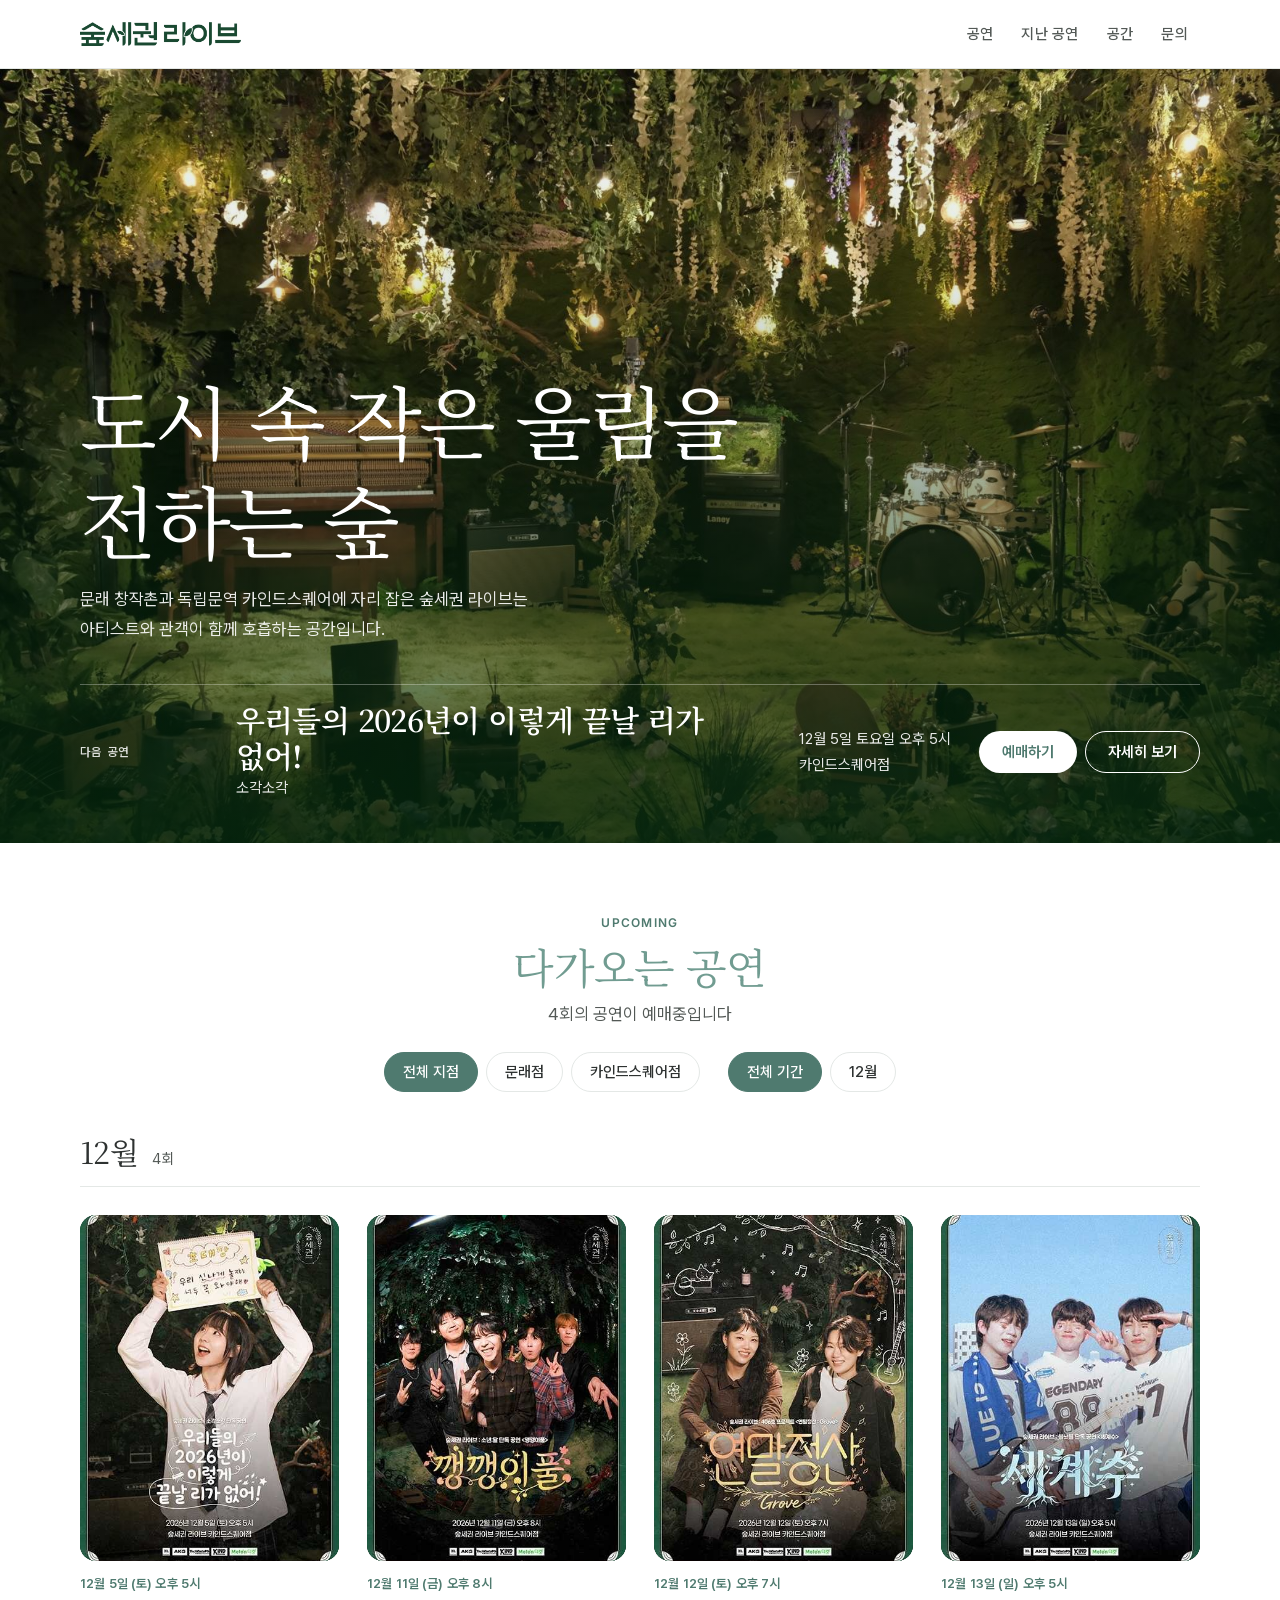
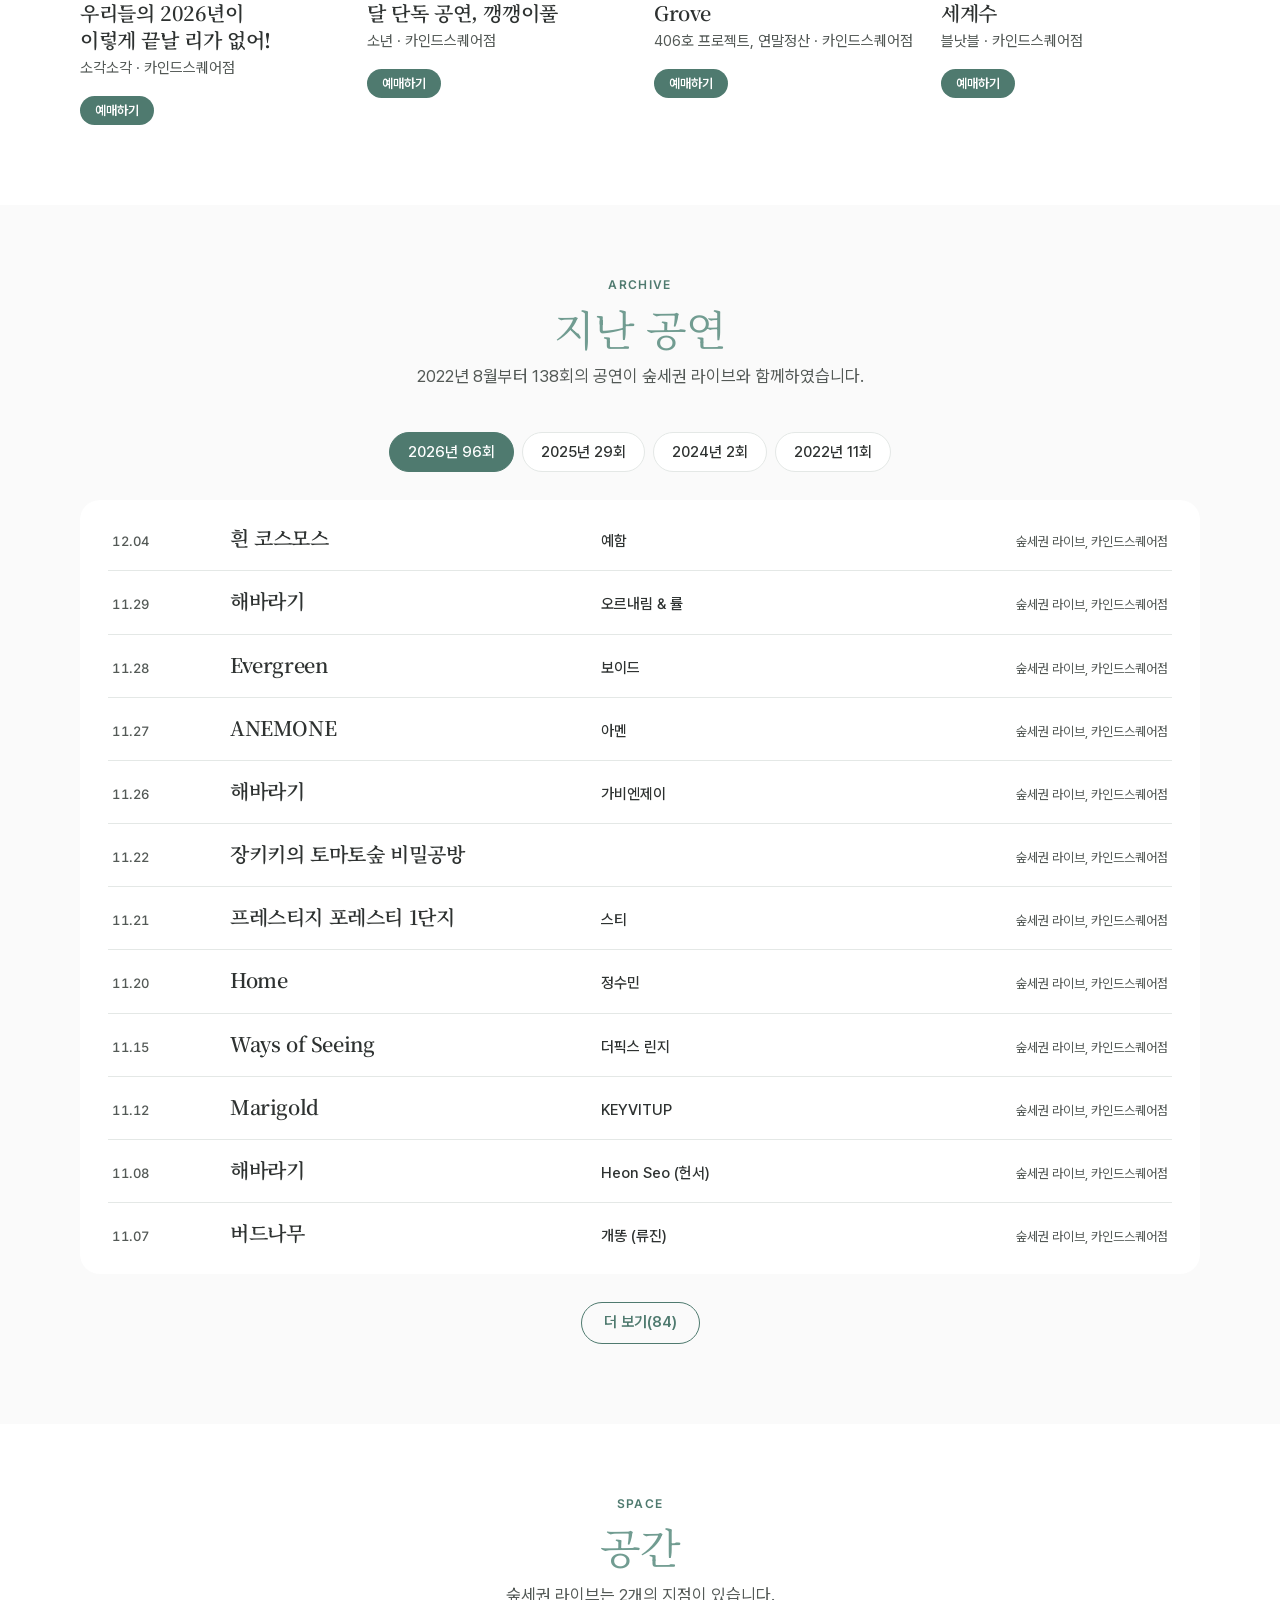
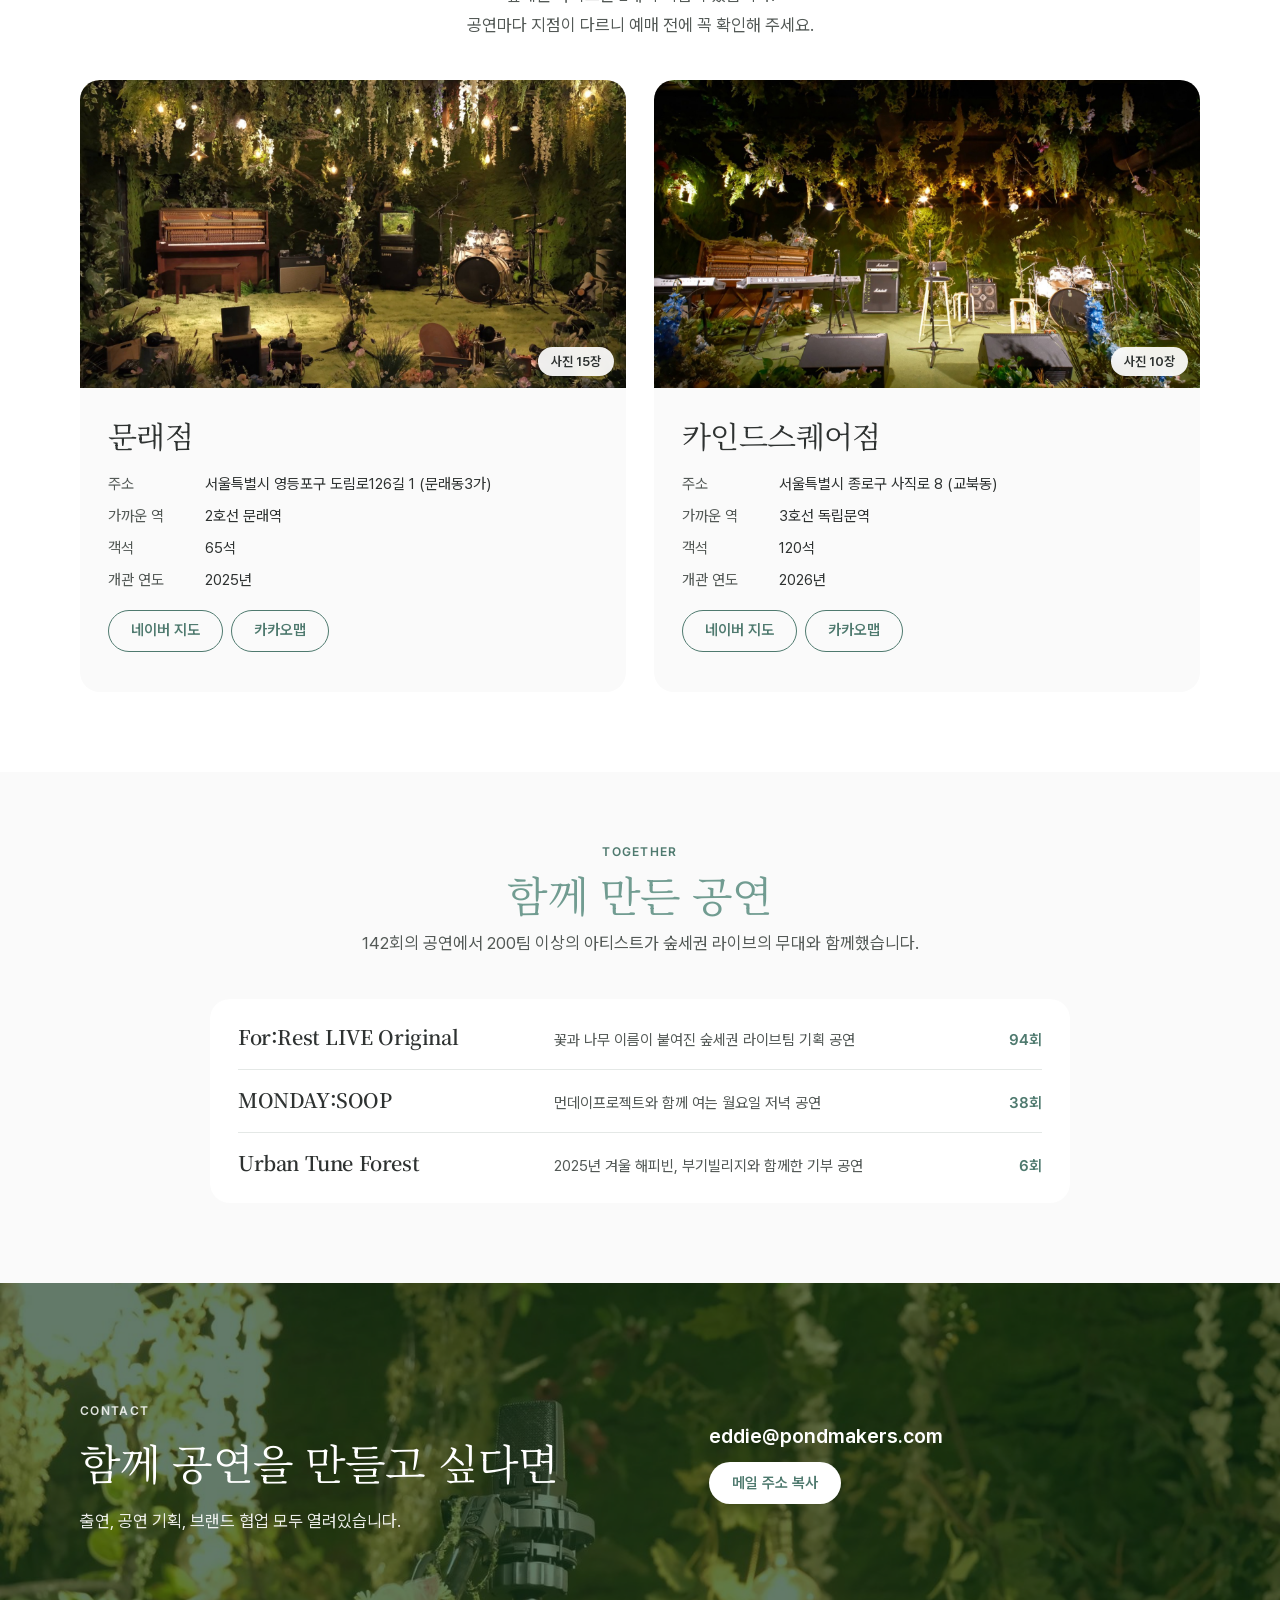
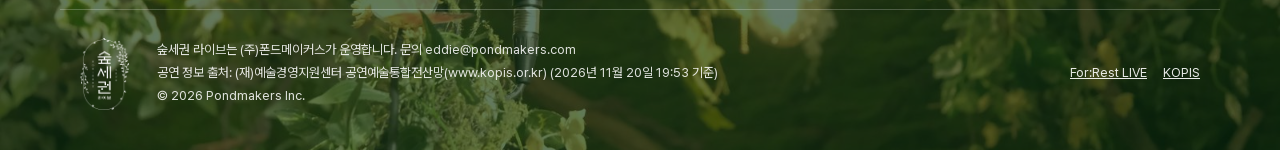
<file: index.html>
<!doctype html>
<html lang="ko">
<head>
<meta charset="utf-8">
<script>
/* forrestlive.com/concert 처럼 끝에 / 가 없이 들어오면 /concert/ 로 맞춘다 (상대 경로 파일을 제대로 읽기 위해) */
(function (p) { if (p.length > 1 && !p.endsWith("/") && !/\.[a-z0-9]+$/i.test(p)) location.replace(p + "/" + location.search + location.hash); })(location.pathname);
</script>
<meta name="viewport" content="width=device-width, initial-scale=1, viewport-fit=cover">
<title data-copy="A-01">숲세권 라이브 공연 일정</title>
<meta name="claude:viewport-fit-sides" content="cover">
<meta name="description" data-copy="A-02" content="도시 속 작은 울림을 전하는 숲, 숲세권 라이브. 문래점과 독립문 카인드스퀘어점에서 열리는 공연 일정과 예매 링크를 확인하세요.">
<meta property="og:type" content="website">
<meta property="og:site_name" content="숲세권 라이브">
<meta property="og:title" data-copy="A-03" content="숲세권 라이브 공연">
<meta property="og:description" data-copy="A-04" content="숲세권 라이브의 모든 공연 정보를 확인하고 예매할 수 있어요.">
<meta property="og:url" content="https://concert.forrestlive.com/">
<link rel="canonical" href="https://concert.forrestlive.com/">
<meta name="twitter:card" content="summary_large_image">
<!-- seo:start 자동 생성: data/seo.json(어드민 SEO 설정). 직접 고치지 않는다 -->
<meta property="og:image" content="https://concert.forrestlive.com/assets/img/og.jpg">
<meta property="og:image:width" content="1200">
<meta property="og:image:height" content="630">
<meta name="twitter:image" content="https://concert.forrestlive.com/assets/img/og.jpg">
<meta name="google-site-verification" content="Le_T4bmRPoWLiUSoGeb8VPwa8ro7DM0qvk60yCl9TRY">
<meta name="naver-site-verification" content="afee6f34a8af372109aaf57c4baf7c59c7fae695">
<script type="application/ld+json">{"@context":"https://schema.org","@type":"Organization","name":"숲세권 라이브","alternateName":"For:Rest LIVE","url":"https://concert.forrestlive.com/","logo":"https://concert.forrestlive.com/assets/logo/logo-512.png","sameAs":["https://www.instagram.com/for_rest_live","https://www.youtube.com/@forrestlive","https://www.instagram.com/for_rest_stage/"]}</script>
<!-- seo:end -->
<meta name="theme-color" content="#ffffff">
<link rel="icon" href="assets/logo/favicon.jpg">
<link rel="apple-touch-icon" href="assets/logo/apple-touch-icon.png">
<link rel="stylesheet" href="styles.css">
<style>
/* 히어로: 랜딩처럼 사진 위 큰 세리프 한 줄 */
.hero { position: relative; color: var(--on-photo); background: var(--deep); }
.hero > img { position: absolute; inset: 0; width: 100%; height: 100%; object-fit: cover; object-position: 50% 30%; }
.hero::after { content: ""; position: absolute; inset: 0; background: linear-gradient(180deg, rgba(4,41,14,.08) 25%, rgba(4,41,14,.45) 60%, rgba(4,41,14,.78) 100%); }
.hero .wrap { position: relative; z-index: 1; min-height: min(86svh, 820px); display: flex; flex-direction: column; justify-content: flex-end; gap: var(--s-6); padding-block: var(--s-8) var(--s-6); }
.hero h1 { color: #fff; font-size: var(--t-display); line-height: 1.25; letter-spacing: -0.04em; }
.hero .lede { margin-top: var(--s-4); max-width: 30em; color: rgba(255,255,255,.9); font-size: var(--t-17); }
/* 다음 공연: 사진 아래쪽 한 줄 */
.next { display: grid; grid-template-columns: 7.5em minmax(0, 1fr) auto auto; align-items: center; gap: var(--s-3) var(--s-5); padding-top: var(--s-4); border-top: 1px solid rgba(255,255,255,.3); }
.next .label { color: rgba(255,255,255,.85); }
.next .when { font-size: var(--t-15); color: rgba(255,255,255,.9); }
.next b { display: block; font: 600 var(--t-30)/1.2 var(--font-serif); color: #fff; letter-spacing: -0.02em; }
.next .who { font-size: var(--t-15); opacity: .9; }
.next .actions { display: flex; gap: var(--s-2); flex-wrap: wrap; }

/* 섹션 공통: 가운데 머리말 → 세이지 세리프 제목 → 설명 */
.section { padding-block: var(--s-7) calc(var(--s-7) + 8px); scroll-margin-top: 68px; }
.section.soft { background: var(--surface); }
.section-head { display: flex; flex-direction: column; align-items: center; text-align: center; gap: var(--s-2); margin-bottom: var(--s-6); }
.section-head h2 { font-size: var(--t-section); color: var(--heading); line-height: 1.25; }
.section-head p { color: var(--muted); max-width: 34em; }
.filters { display: flex; flex-wrap: wrap; justify-content: center; gap: var(--s-2) var(--s-5); margin-top: var(--s-3); }

/* 다가오는 공연: 달마다 묶는다 */
.month { display: flex; align-items: baseline; gap: var(--s-3); padding-bottom: var(--s-3); margin-bottom: var(--s-5); border-bottom: 1px solid var(--line); }
.month h3 { font-size: var(--t-30); }
.month span { font-size: var(--t-15); color: var(--muted); }
.month-group + .month-group { margin-top: var(--s-7); }
.shows { display: grid; grid-template-columns: repeat(4, minmax(0, 1fr)); gap: var(--s-6) var(--s-5); }
/* 공연 카드: 포스터 → 일시 → 공연명 → 아티스트 · 지점. 카드 전체가 하나의 버튼 */
.show { position: relative; display: flex; flex-direction: column; min-width: 0; }
.poster-frame { position: relative; margin-bottom: var(--s-3); }
.show .when { font: 600 var(--t-13)/1.4 var(--font-ui); color: var(--accent); letter-spacing: 0.01em; }
.show h4 { font: 600 var(--t-20)/1.35 var(--font-serif); letter-spacing: -0.02em; margin-top: 6px; }
.show h4 button { all: unset; cursor: pointer; }
.show h4 button::after { content: ""; position: absolute; inset: 0; border-radius: var(--radius-md); }
.show h4 button:focus-visible { outline: none; }
.show h4 button:focus-visible::after { outline: 2px solid var(--focus); outline-offset: 4px; }
.show .who { margin-top: 2px; font-size: var(--t-15); color: var(--muted); overflow: hidden; text-overflow: ellipsis; white-space: nowrap; }
/* 예매 버튼은 카드 전체를 덮는 버튼보다 위에 둔다 */
.card-book { position: relative; z-index: 1; margin-top: var(--s-3); }
.show:hover .poster > img { transform: scale(1.03); }
.show:hover h4 { text-decoration: underline; text-decoration-thickness: 1px; text-underline-offset: 4px; }
.empty { display: grid; grid-template-columns: 160px minmax(0, 1fr); gap: var(--s-5); align-items: center; padding: var(--s-5); background: var(--surface); border-radius: var(--radius-lg); }
.empty img { border-radius: var(--radius-md); aspect-ratio: 1; object-fit: cover; }

/* 지난 공연: 연한 회색 바탕 위 흰 판 */
.years { display: flex; flex-wrap: wrap; justify-content: center; gap: var(--s-2); margin-bottom: var(--s-5); }
.panel { background: var(--card); border-radius: var(--radius-lg); padding: var(--s-2) var(--s-5); }
.archive { list-style: none; margin: 0; padding: 0; }
.archive li + li a { border-top: 1px solid var(--line); }
.archive li a { display: grid; grid-template-columns: 6em minmax(0, 1.2fr) minmax(0, 1fr) 15em; gap: var(--s-4); align-items: baseline; padding: 16px 4px; text-decoration: none; }
.archive li a:hover .t { color: var(--accent); }
.archive .d { font: 500 var(--t-13)/1 var(--font-label); color: var(--muted); font-variant-numeric: tabular-nums; letter-spacing: 0.04em; }
.archive .t { font: 600 var(--t-20)/1.35 var(--font-serif); letter-spacing: -0.02em; }
.archive .a { font-weight: 500; font-size: var(--t-15); }
.archive .s { color: var(--muted); font-size: var(--t-13); text-align: right; }
.more { margin: var(--s-5) auto 0; display: flex; }

/* 공간 */
.venues { display: grid; grid-template-columns: minmax(0, 1fr) minmax(0, 1fr); gap: var(--s-5); }
.venue { background: var(--surface); border-radius: var(--radius-lg); overflow: hidden; display: flex; flex-direction: column; }
.venue > img { aspect-ratio: 16 / 9; object-fit: cover; width: 100%; }
/* 사진이 있는 지점은 카드를 누르면 사진 창이 열린다 */
.venue.has-photos { cursor: pointer; }
.venue.has-photos:hover h3 { color: var(--accent); }
.venue-photo { position: relative; display: block; width: 100%; padding: 0; border: 0; background: var(--forest); cursor: pointer; overflow: hidden; }
.venue-photo img { display: block; aspect-ratio: 16 / 9; object-fit: cover; width: 100%; }
.venue-photo:focus-visible { outline: 2px solid var(--focus); outline-offset: -4px; }
.photo-pill { position: absolute; right: 12px; bottom: 12px; font: 600 var(--t-13)/1 var(--font-ui); color: var(--ink); background: rgba(255,255,255,.92); backdrop-filter: blur(6px); padding: 8px 13px; border-radius: var(--radius-pill); }
.photo-pill:empty { display: none; }
@media (prefers-reduced-motion: no-preference) { .venue-photo img { transition: transform .5s ease; } .venue.has-photos:hover .venue-photo img { transform: scale(1.03); } }
.venue .no-photo { aspect-ratio: 16 / 9; background: linear-gradient(160deg, #2b5f4a, var(--deep)); display: grid; place-items: center; }
.venue .no-photo img { width: 64px; opacity: .85; }
.venue .info { padding: var(--s-5) var(--s-5) var(--s-6); display: flex; flex-direction: column; gap: var(--s-4); }
.venue h3 { font-size: var(--t-30); }
.venue dl { display: grid; grid-template-columns: 5.5em minmax(0, 1fr); gap: 6px 14px; margin: 0; font-size: var(--t-15); }
.venue dt { color: var(--muted); }
.venue dd { margin: 0; }
.venue dd:empty, .venue dt:has(+ dd:empty) { display: none; }
.venue .links { display: flex; gap: var(--s-2); flex-wrap: wrap; }

/* 함께 만든 공연: 흰 판 위 목록 */
.series { list-style: none; margin: 0 auto; padding: var(--s-2) var(--s-5); max-width: 860px; background: var(--card); border-radius: var(--radius-lg); }
.series li { display: grid; grid-template-columns: minmax(0, 1fr) minmax(0, 1.3fr) 5em; gap: var(--s-2) var(--s-5); align-items: baseline; padding: var(--s-4) 0; }
.series li + li { border-top: 1px solid var(--line); }
.series b { font: 600 var(--t-20)/1.35 var(--font-serif); letter-spacing: -0.02em; }
.series small { color: var(--muted); font-size: var(--t-15); }
.series span { font: 600 var(--t-15)/1 var(--font-label); color: var(--accent); text-align: right; font-variant-numeric: tabular-nums; }

/* 마무리: 랜딩처럼 사진 위 문의와 푸터 */
.closing { position: relative; color: var(--on-photo); background: var(--deep); overflow: hidden; }
.closing > img { position: absolute; inset: 0; width: 100%; height: 100%; object-fit: cover; object-position: 50% 40%; }
.closing::after { content: ""; position: absolute; inset: 0; background: rgba(4,41,14,.62); }
.closing > .wrap, .closing > footer { position: relative; z-index: 1; }
.contact { display: grid; grid-template-columns: minmax(0, 1.2fr) minmax(0, 1fr); gap: var(--s-6); align-items: end; padding-block: var(--s-8) var(--s-7); scroll-margin-top: 68px; }
.closing .label { color: rgba(255,255,255,.85); margin-bottom: var(--s-3); }
.contact h2 { color: #fff; font-size: var(--t-section); line-height: 1.35; }
.contact p { margin-top: var(--s-4); opacity: .9; max-width: 30em; }
.mail { display: flex; flex-wrap: wrap; align-items: center; gap: var(--s-3); }
.mail code { font: 600 var(--t-20)/1.2 var(--font-ui); color: #fff; user-select: all; width: 100%; }
.mail .note { width: 100%; font-size: var(--t-13); opacity: .85; min-height: 1.4em; }
.site-footer .wrap { display: grid; grid-template-columns: auto minmax(0, 1fr) auto; gap: var(--s-5); align-items: center; padding-block: var(--s-5) var(--s-6); border-top: 1px solid rgba(255,255,255,.22); font-size: var(--t-13); }
.site-footer img { height: 72px; width: auto; }
.site-footer p { opacity: .85; }
.site-footer nav { display: flex; gap: var(--s-4); flex-wrap: wrap; }
.site-footer nav a { opacity: .9; }

/* 상세 시트 */
dialog.sheet { border: 0; padding: 0; margin: 0 0 0 auto; height: 100%; max-height: 100%; max-width: 100%; width: min(560px, 100%); background: var(--bg); color: var(--text); border-radius: var(--radius-lg) 0 0 var(--radius-lg); }
dialog.sheet::backdrop { background: rgba(10, 22, 16, .5); }
.sheet-inner { display: flex; flex-direction: column; gap: 22px; padding: calc(20px + env(safe-area-inset-top, 0px)) max(28px, env(safe-area-inset-right, 0px)) calc(32px + env(safe-area-inset-bottom, 0px)) 28px; }
.sheet-top { display: flex; justify-content: space-between; align-items: center; }
.close { font: 500 var(--t-15)/1 var(--font-ui); background: var(--chip); color: var(--text); border: 0; min-height: 40px; padding: 10px 18px; border-radius: var(--radius-pill); cursor: pointer; }
.sheet-hero { display: grid; grid-template-columns: 160px minmax(0, 1fr); gap: 20px; align-items: end; }
.sheet h2 { font-size: var(--t-30); font-weight: 600; overflow-wrap: normal; }
.sheet .artist { font-weight: 500; margin-top: 4px; }
.sheet .intro { color: var(--muted); }
.facts { display: grid; grid-template-columns: 5.5em minmax(0, 1fr); gap: 10px 16px; margin: 0; padding: 18px 0; border-block: 1px solid var(--line); font-size: var(--t-15); }
.facts dt { color: var(--muted); }
.facts dd { margin: 0; }
.book { display: flex; flex-direction: column; gap: 10px; }
.book .btn { width: 100%; min-height: 52px; font-size: var(--t-17); }
.book small { color: var(--muted); font-size: var(--t-13); }
.share-row { display: flex; gap: 8px; flex-wrap: wrap; align-items: center; }
.intro-images { border-top: 1px solid var(--line); padding-top: 14px; }
.intro-images summary { cursor: pointer; font-weight: 600; font-size: var(--t-15); color: var(--accent); padding: 6px 0; }
.intro-images summary:focus-visible { outline: 2px solid var(--focus); outline-offset: 3px; }
.intro-images img { width: 100%; height: auto; border-radius: var(--radius-md); margin-top: 12px; background: var(--chip); }
.share-row .note { font-size: var(--t-13); color: var(--muted); }
/* 지점 사진 창 */
.sheet .venue-addr { color: var(--muted); margin-top: 6px; font-size: var(--t-15); }
.gallery { display: flex; flex-direction: column; gap: 10px; }
/* 가로 사진(3:2)은 꽉 차고, 세로 사진은 잘리지 않게 양옆을 어둡게 둔다 */
.gallery-main { position: relative; aspect-ratio: 3 / 2; border-radius: var(--radius-lg); overflow: hidden; background: var(--deep); touch-action: pan-y; }
.gallery-main img { width: 100%; height: 100%; object-fit: contain; display: block; }
.gallery-nav { position: absolute; top: 50%; transform: translateY(-50%); width: 42px; height: 42px; border: 0; border-radius: var(--radius-pill); background: rgba(255,255,255,.92); color: var(--ink); cursor: pointer; display: grid; place-items: center; padding: 0; }
.gallery-nav svg { width: 20px; height: 20px; }
.gallery-nav.g-prev { left: 12px; } .gallery-nav.g-next { right: 12px; }
.gallery-nav:focus-visible { outline: 2px solid var(--focus); outline-offset: 2px; }
.gallery-count { position: absolute; right: 12px; bottom: 12px; font: 500 var(--t-12)/1 var(--font-label); letter-spacing: 0.04em; font-variant-numeric: tabular-nums; color: var(--ink); background: rgba(255,255,255,.92); padding: 6px 10px; border-radius: var(--radius-pill); }
.thumbs { display: flex; gap: 8px; overflow-x: auto; scrollbar-width: none; padding: 2px; }
.thumbs::-webkit-scrollbar { display: none; }
.thumbs button { flex: 0 0 72px; aspect-ratio: 1; padding: 0; border: 0; border-radius: var(--radius-sm); overflow: hidden; cursor: pointer; background: var(--chip); opacity: .55; }
.thumbs button[aria-current="true"] { opacity: 1; outline: 2px solid var(--accent); outline-offset: 1px; }
.thumbs button:focus-visible { outline: 2px solid var(--focus); outline-offset: 1px; }
.thumbs img { width: 100%; height: 100%; object-fit: cover; display: block; }

@media (max-width: 1080px) {
  .shows { grid-template-columns: repeat(3, minmax(0, 1fr)); }
}
@media (max-width: 720px) {
  .shows { grid-template-columns: repeat(2, minmax(0, 1fr)); }
  .hero .wrap { min-height: min(92svh, 720px); padding-block: 180px var(--s-5); gap: var(--s-5); }
  .hero::after { background: linear-gradient(180deg, rgba(4,41,14,.05) 15%, rgba(4,41,14,.6) 50%, rgba(4,41,14,.9) 100%); }
  .hero .lede { font-size: var(--t-15); }
  .next { grid-template-columns: minmax(0, 1fr); gap: var(--s-2); }
  .next .actions { margin-top: var(--s-2); }
  .venues, .contact { grid-template-columns: minmax(0, 1fr); }
  .panel, .series { padding-inline: var(--s-4); }
  .archive li a { grid-template-columns: 4.5em minmax(0, 1fr); gap: 2px 12px; }
  .archive .a { grid-column: 2; }
  .archive .s { display: none; }
  .series li { grid-template-columns: minmax(0, 1fr) auto; }
  .series small { grid-column: 1 / -1; grid-row: 2; }
  .site-footer .wrap { grid-template-columns: minmax(0, 1fr); }
  dialog.sheet { margin: auto 0 0; width: 100%; height: 92%; border-radius: var(--radius-lg) var(--radius-lg) 0 0; }
  .sheet-hero { grid-template-columns: 104px minmax(0, 1fr); }
}
@media (max-width: 560px) {
  /* 휴대폰: 포스터 옆에 정보를 두는 목록형 */
  .shows { grid-template-columns: minmax(0, 1fr); gap: var(--s-4); }
  .show { display: grid; grid-template-columns: 96px minmax(0, 1fr); grid-template-rows: auto auto auto auto 1fr; column-gap: var(--s-4); align-content: start; }
  .poster-frame { grid-row: 1 / span 5; margin: 0; }
  .show .poster { border-radius: var(--radius-sm); }
  .show .when { padding-top: 4px; }
  .show .who { white-space: normal; }
  .card-book { margin-top: var(--s-2); }
  .badge { top: 6px; left: 6px; padding: 5px 8px; }
  .month h3 { font-size: var(--t-21); }
  .site-header .wrap { min-height: 60px; gap: var(--s-2); }
  .site-header .logo img { height: 20px; }
  .site-nav { gap: 0; }
  .site-nav a { padding: 6px 7px; font-size: var(--t-13); }
  .section { padding-block: 56px 64px; scroll-margin-top: 60px; }
  .empty { grid-template-columns: minmax(0, 1fr); }
  .empty img { max-width: 160px; }
  .contact { padding-block: 96px var(--s-6); }
}
@media (prefers-reduced-motion: no-preference) {
  dialog.sheet[open] { animation: sheet-in .28s ease-out; }
  @keyframes sheet-in { from { transform: translateX(40px); opacity: 0; } to { transform: none; opacity: 1; } }
  .btn, .chip, .site-nav a { transition: background-color .15s, color .15s, border-color .15s; }
  .show .poster > img { transition: transform .5s ease; }
}
</style>
</head>
<body>
<header class="site-header">
  <div class="wrap">
    <a class="logo" href="#top" aria-label="숲세권 라이브 처음으로"><img src="assets/logo/wordmark-forest.png" alt="숲세권 라이브"></a>
    <nav class="site-nav" aria-label="주요 메뉴">
      <a href="#upcoming" data-copy="B-01">공연</a>
      <a href="#archive" data-copy="B-02">지난 공연</a>
      <a href="#space" data-copy="B-03">공간</a>
      <a href="#contact" data-copy="B-04">문의</a>
    </nav>
  </div>
</header>

<main id="top">
  <section class="hero on-photo" aria-labelledby="hero-title">
    <img src="assets/img/stage.jpg" srcset="assets/img/stage-sm.jpg 800w, assets/img/stage.jpg 1600w" sizes="100vw" alt="이끼 벽과 등나무꽃 아래 피아노와 드럼이 놓인 숲세권 라이브 무대">
    <div class="wrap">
      <div>
        <h1 id="hero-title" data-copy="B-05">도시 속 작은 울림을<br>전하는 숲</h1>
        <p class="lede" data-copy="B-06">문래 창작촌과 독립문역 카인드스퀘어에 자리 잡은 숲세권 라이브는 아티스트와 관객이 함께 호흡하는 공간입니다.</p>
      </div>
      <div class="next" id="next" hidden></div>
    </div>
  </section>

  <section class="section" id="upcoming" aria-labelledby="up-title">
    <div class="wrap">
      <div class="section-head">
        <span class="label" data-copy="C-01">Upcoming</span>
        <h2 id="up-title" data-copy="C-02">다가오는 공연</h2>
        <p id="up-sub" data-copy-dyn="C-03"></p>
        <div class="filters">
          <div class="chips" role="group" aria-label="지점" id="f-venue"></div>
          <div class="chips" role="group" aria-label="월" id="f-month"></div>
        </div>
      </div>
      <div id="shows"></div>
    </div>
  </section>

  <section class="section soft" id="archive" aria-labelledby="ar-title">
    <div class="wrap">
      <div class="section-head">
        <span class="label" data-copy="D-01">Archive</span>
        <h2 id="ar-title" data-copy="D-02">지난 공연</h2>
        <p id="ar-sub" data-copy-dyn="D-03"></p>
      </div>
      <div class="years chips" role="group" aria-label="연도" id="years"></div>
      <div class="panel"><ul class="archive" id="archive-list"></ul></div>
      <button class="btn btn-line more" type="button" id="more" data-copy-dyn="D-05" hidden>더 보기</button>
    </div>
  </section>

  <section class="section" id="space" aria-labelledby="sp-title">
    <div class="wrap">
      <div class="section-head">
        <span class="label" data-copy="E-01">Space</span>
        <h2 id="sp-title" data-copy="E-02">공간</h2>
        <p data-copy="E-03">숲세권 라이브는 2개의 지점이 있습니다.<br>공연마다 지점이 다르니 예매 전에 꼭 확인해 주세요.</p>
      </div>
      <div class="venues">
        <article class="venue" data-venue-card="mullae">
          <button class="venue-photo" type="button" data-venue-open="mullae">
            <img src="assets/venues/mullae/01.jpg" srcset="assets/venues/mullae/01-sm.jpg 480w, assets/venues/mullae/01.jpg 1600w" sizes="(max-width: 720px) 100vw, 560px" alt="이끼 벽과 등나무꽃 아래 피아노, 앰프, 드럼이 놓인 문래점 무대" loading="lazy">
            <span class="photo-pill" data-venue-count="mullae"></span>
          </button>
          <div class="info">
            <h3>문래점</h3>
            <dl>
              <dt data-copy="E-04">주소</dt><dd data-venue="mullae" data-field="address">서울특별시 영등포구 도림로126길 1 (문래동3가) 지하1층</dd>
              <dt data-copy="E-05">가까운 역</dt><dd data-copy="E-10">2호선 문래역</dd>
              <dt data-copy="E-06">객석</dt><dd data-venue="mullae" data-field="seats"></dd>
              <dt data-copy="E-09">개관 연도</dt><dd data-venue="mullae" data-field="opened"></dd>
            </dl>
            <div class="links">
              <a class="btn btn-line" data-venue="mullae" data-field="naver" href="https://map.naver.com/p/entry/place/36797413" target="_blank" rel="noopener" data-copy="E-18">네이버 지도</a>
              <a class="btn btn-line" data-venue="mullae" data-field="kakao" href="https://map.kakao.com/link/map/%EC%88%B2%EC%84%B8%EA%B6%8C%20%EB%9D%BC%EC%9D%B4%EB%B8%8C%20%EB%AC%B8%EB%9E%98%EC%A0%90,37.513979,126.896507" target="_blank" rel="noopener" data-copy="E-19">카카오맵</a>
            </div>
          </div>
        </article>
        <article class="venue" data-venue-card="kind">
          <button class="venue-photo" type="button" data-venue-open="kind">
            <img src="assets/venues/kind/01.jpg" srcset="assets/venues/kind/01-sm.jpg 480w, assets/venues/kind/01.jpg 1600w" sizes="(max-width: 720px) 100vw, 560px" alt="이끼 벽 앞에 피아노, 건반, 앰프, 드럼이 놓인 카인드스퀘어점 무대" loading="lazy">
            <span class="photo-pill" data-venue-count="kind"></span>
          </button>
          <div class="info">
            <h3>카인드스퀘어점</h3>
            <dl>
              <dt data-copy="E-04">주소</dt><dd data-venue="kind" data-field="address">서울특별시 종로구 사직로 8 (교북동) 카인드스퀘어 지하1층</dd>
              <dt data-copy="E-05">가까운 역</dt><dd data-copy="E-14">3호선 독립문역</dd>
              <dt data-copy="E-06">객석</dt><dd data-venue="kind" data-field="seats"></dd>
              <dt data-copy="E-09">개관 연도</dt><dd data-venue="kind" data-field="opened"></dd>
            </dl>
            <div class="links">
              <a class="btn btn-line" data-venue="kind" data-field="naver" href="https://map.naver.com/p/entry/place/2043943713" target="_blank" rel="noopener" data-copy="E-18">네이버 지도</a>
              <a class="btn btn-line" data-venue="kind" data-field="kakao" href="https://map.kakao.com/link/map/%EC%88%B2%EC%84%B8%EA%B6%8C%20%EB%9D%BC%EC%9D%B4%EB%B8%8C%20%EC%B9%B4%EC%9D%B8%EB%93%9C%EC%8A%A4%ED%80%98%EC%96%B4%EC%A0%90,37.57212,126.961099" target="_blank" rel="noopener" data-copy="E-19">카카오맵</a>
            </div>
          </div>
        </article>
      </div>
    </div>
  </section>

  <section class="section soft" id="series-section" aria-labelledby="se-title">
    <div class="wrap">
      <div class="section-head">
        <span class="label" data-copy="F-01">Together</span>
        <h2 id="se-title" data-copy="F-02">함께 만든 공연</h2>
        <p id="series-sub" data-copy-dyn="F-03"></p>
      </div>
      <ul class="series" id="series"></ul>
    </div>
  </section>
</main>

<div class="closing on-photo">
  <img src="assets/img/microphone.jpg" alt="" loading="lazy">
  <div class="wrap contact" id="contact">
    <div>
      <span class="label" data-copy="G-01">Contact</span>
      <h2 data-copy="G-02">함께 공연을 만들고 싶다면</h2>
      <p data-copy="G-03">출연, 공연 기획, 브랜드 협업 모두 열려있습니다.</p>
    </div>
    <div class="mail">
      <code id="mail-addr" data-copy="G-04">eddie@pondmakers.com</code>
      <button class="btn btn-book" type="button" id="copy-mail" data-copy="G-05">메일 주소 복사</button>
      <span class="note" id="mail-note" role="status"></span>
    </div>
  </div>
  <footer class="site-footer">
    <div class="wrap">
      <img src="assets/logo/emblem-white.png" alt="숲세권 라이브 엠블럼">
      <div>
        <p data-copy="G-08">숲세권 라이브는 (주)폰드메이커스가 운영합니다. 문의 eddie@pondmakers.com</p>
        <p class="source"><span data-copy="G-09">공연 정보 출처: (재)예술경영지원센터 공연예술통합전산망(www.kopis.or.kr)</span> <span id="updated" data-copy-dyn="G-10"></span></p>
        <p data-copy="G-11">© 2026 Pondmakers Inc.</p>
      </div>
      <nav aria-label="관련 사이트">
        <a href="https://forrestlive.com/" target="_blank" rel="noopener" data-copy="G-12">For:Rest LIVE</a>
        <a href="https://www.kopis.or.kr/" target="_blank" rel="noopener" data-copy="G-13">KOPIS</a>
      </nav>
    </div>
  </footer>
</div>

<dialog class="sheet" id="sheet" aria-labelledby="sheet-title"></dialog>

<script src="app.js"></script>
</body>
</html>
</file>
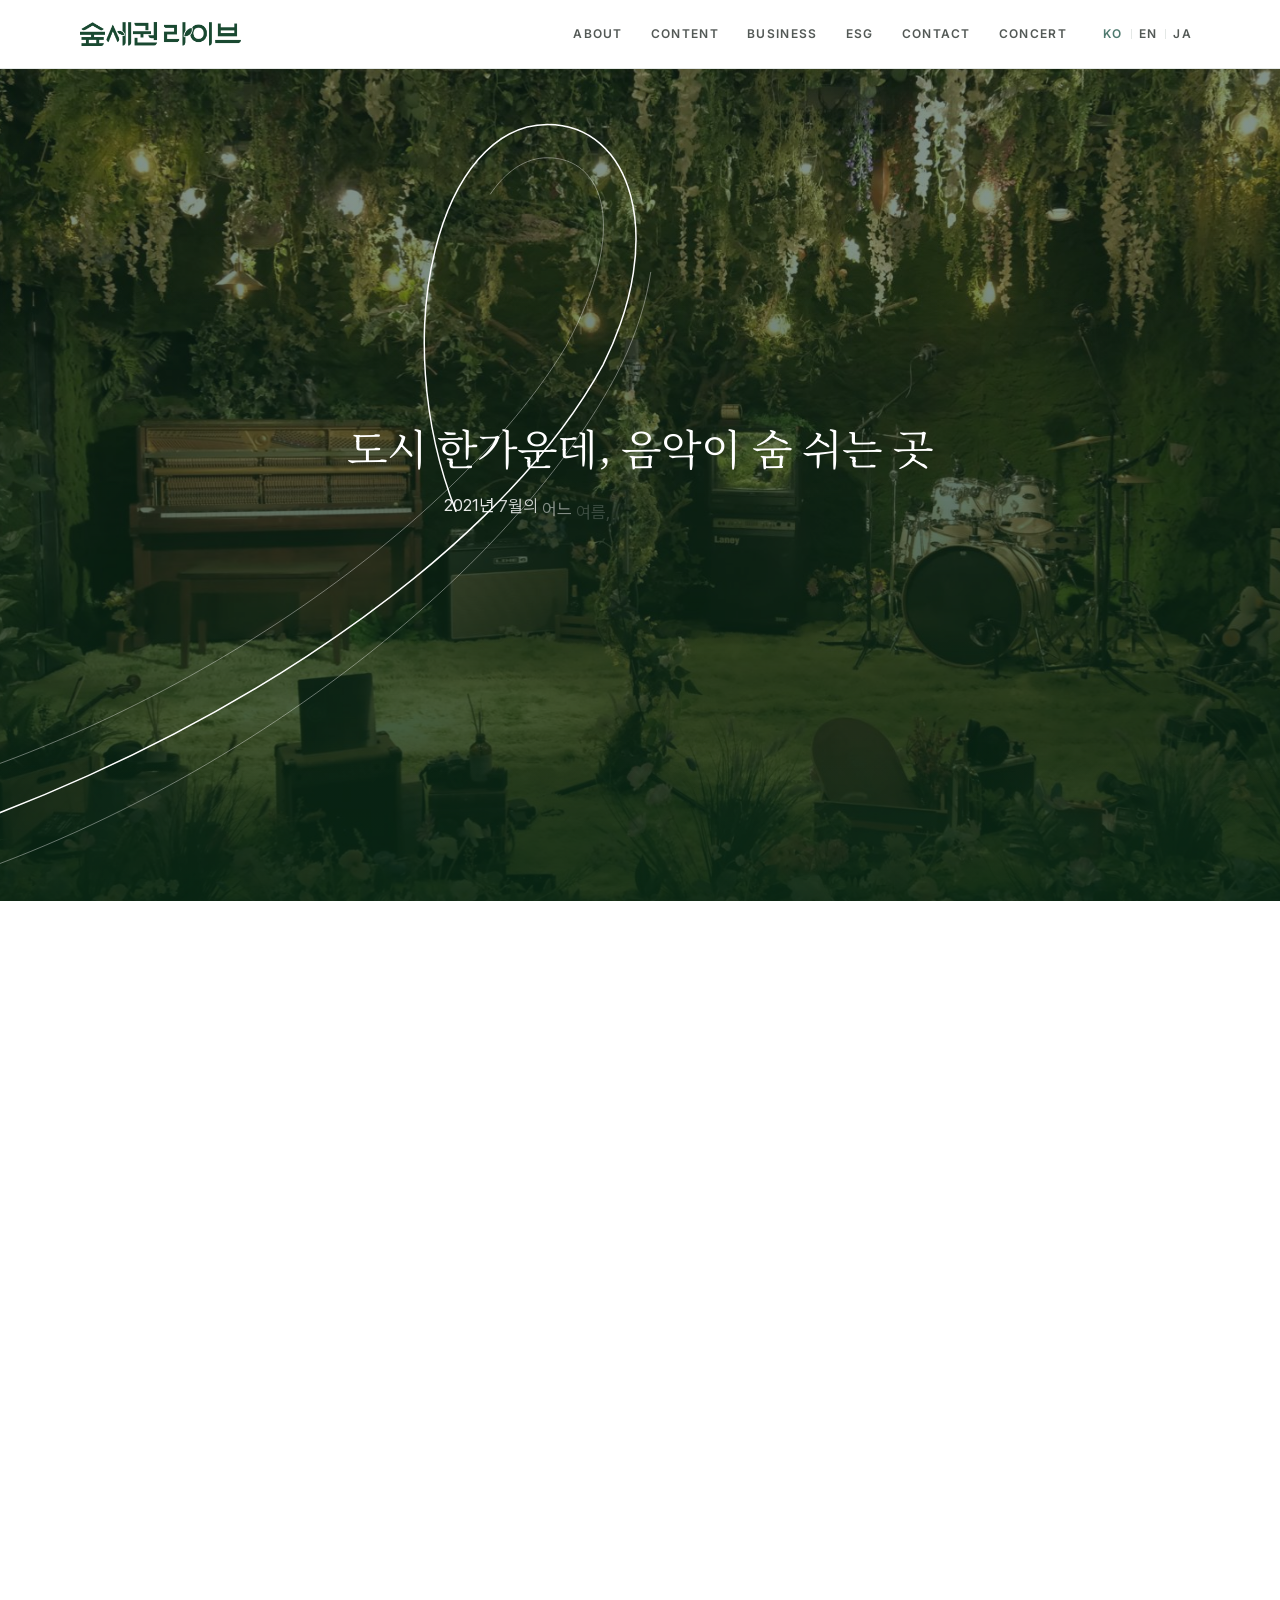
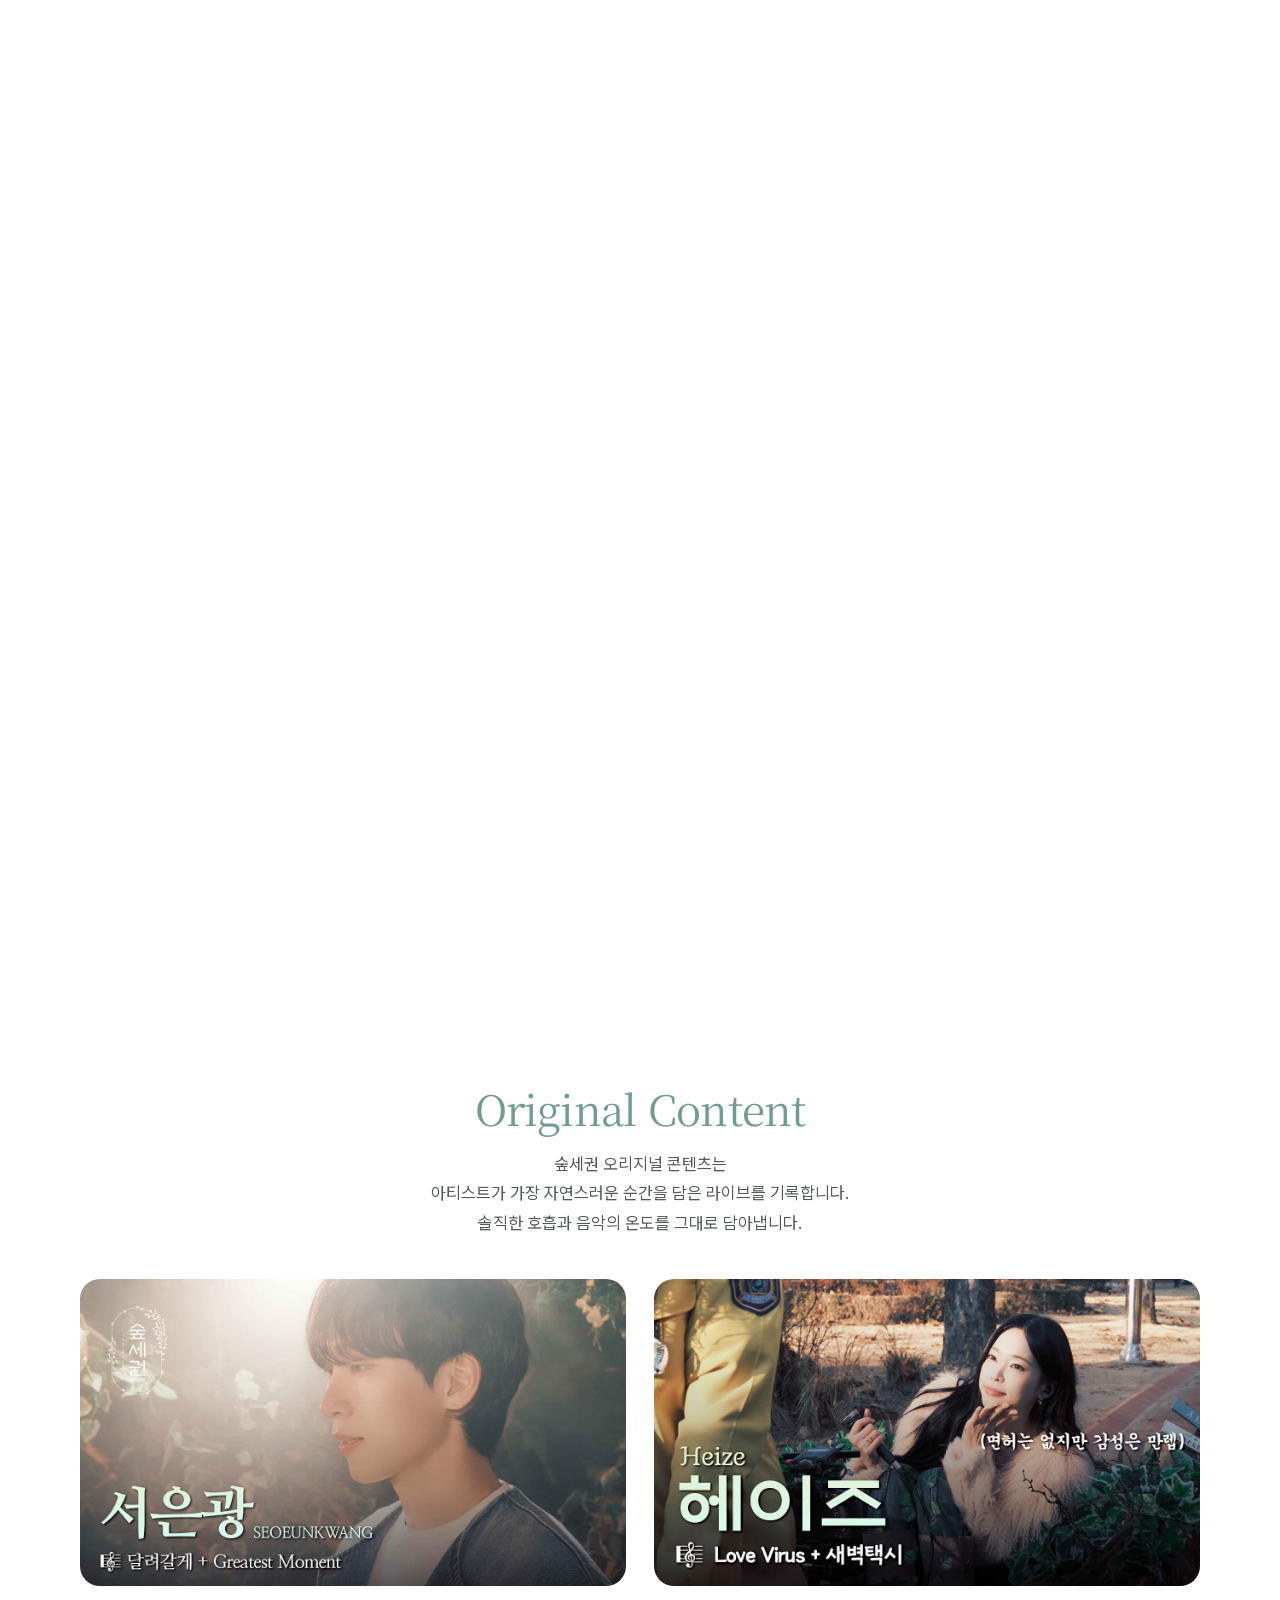
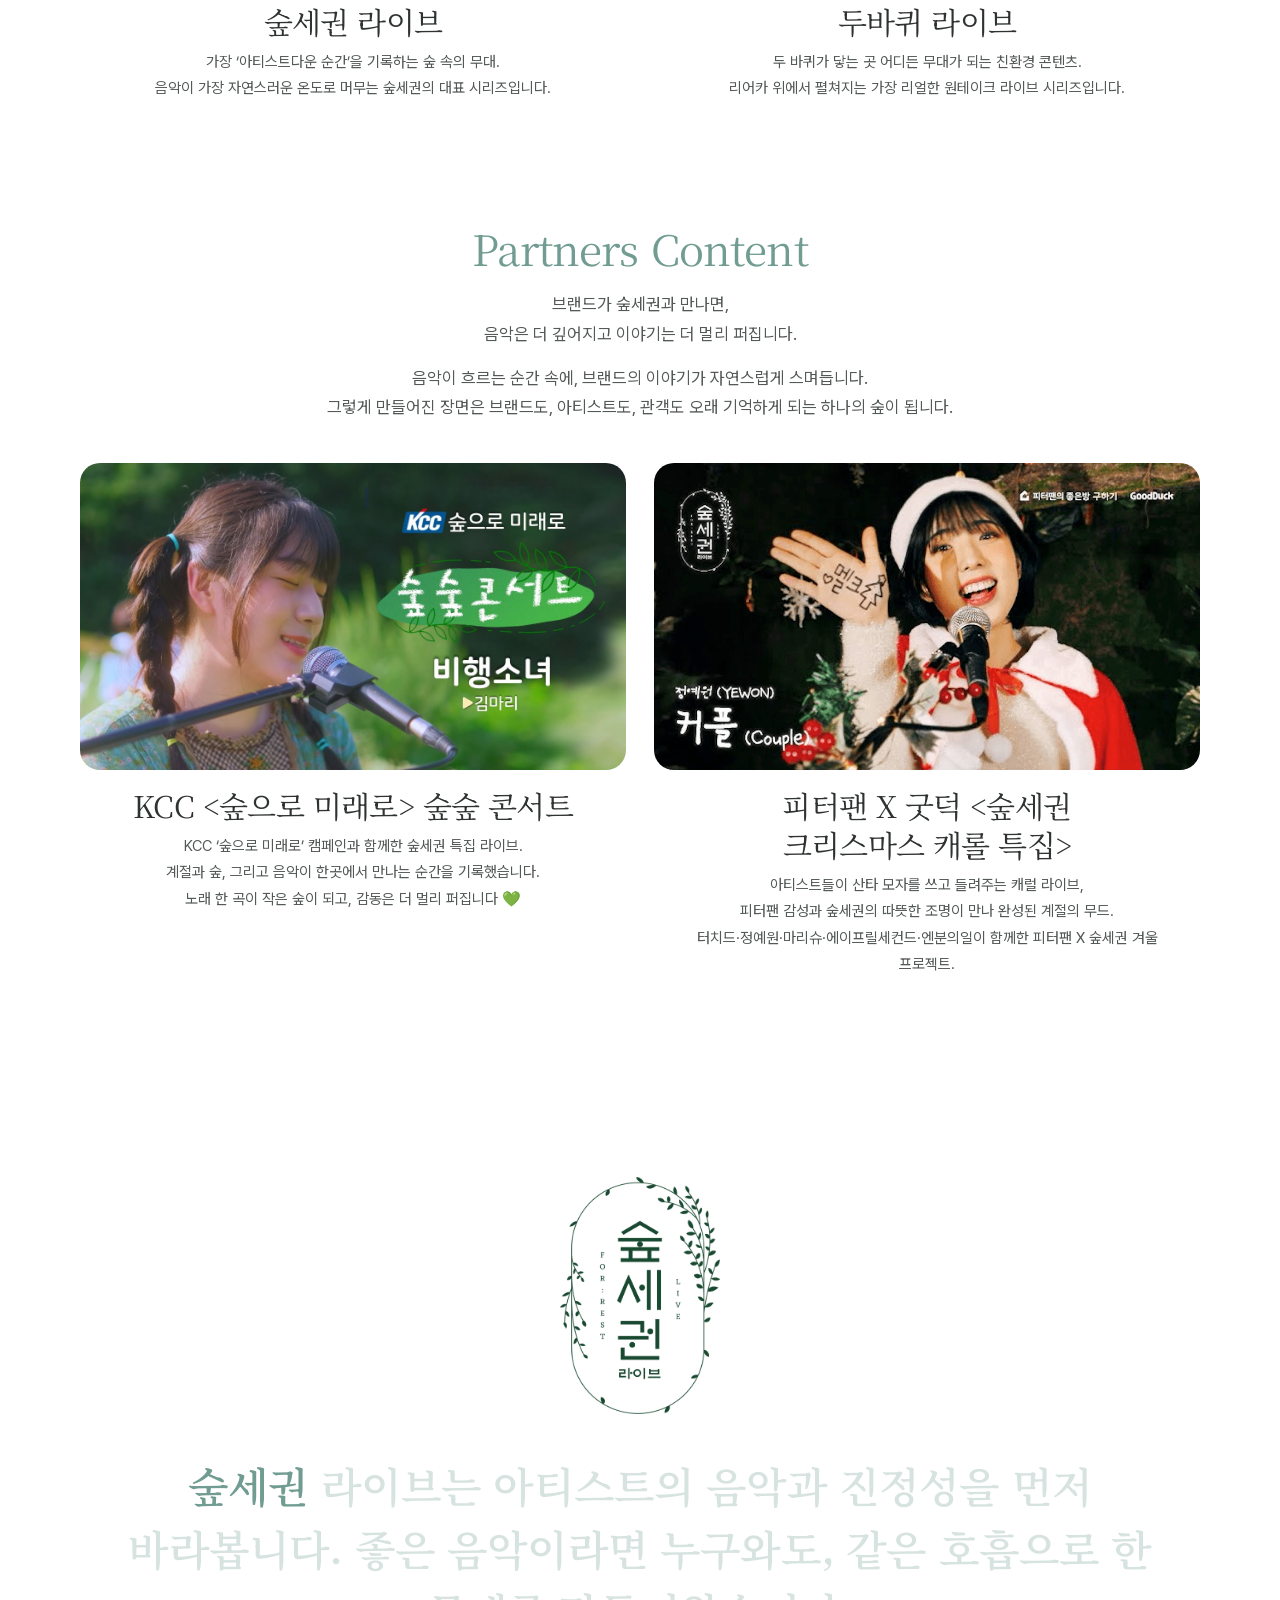
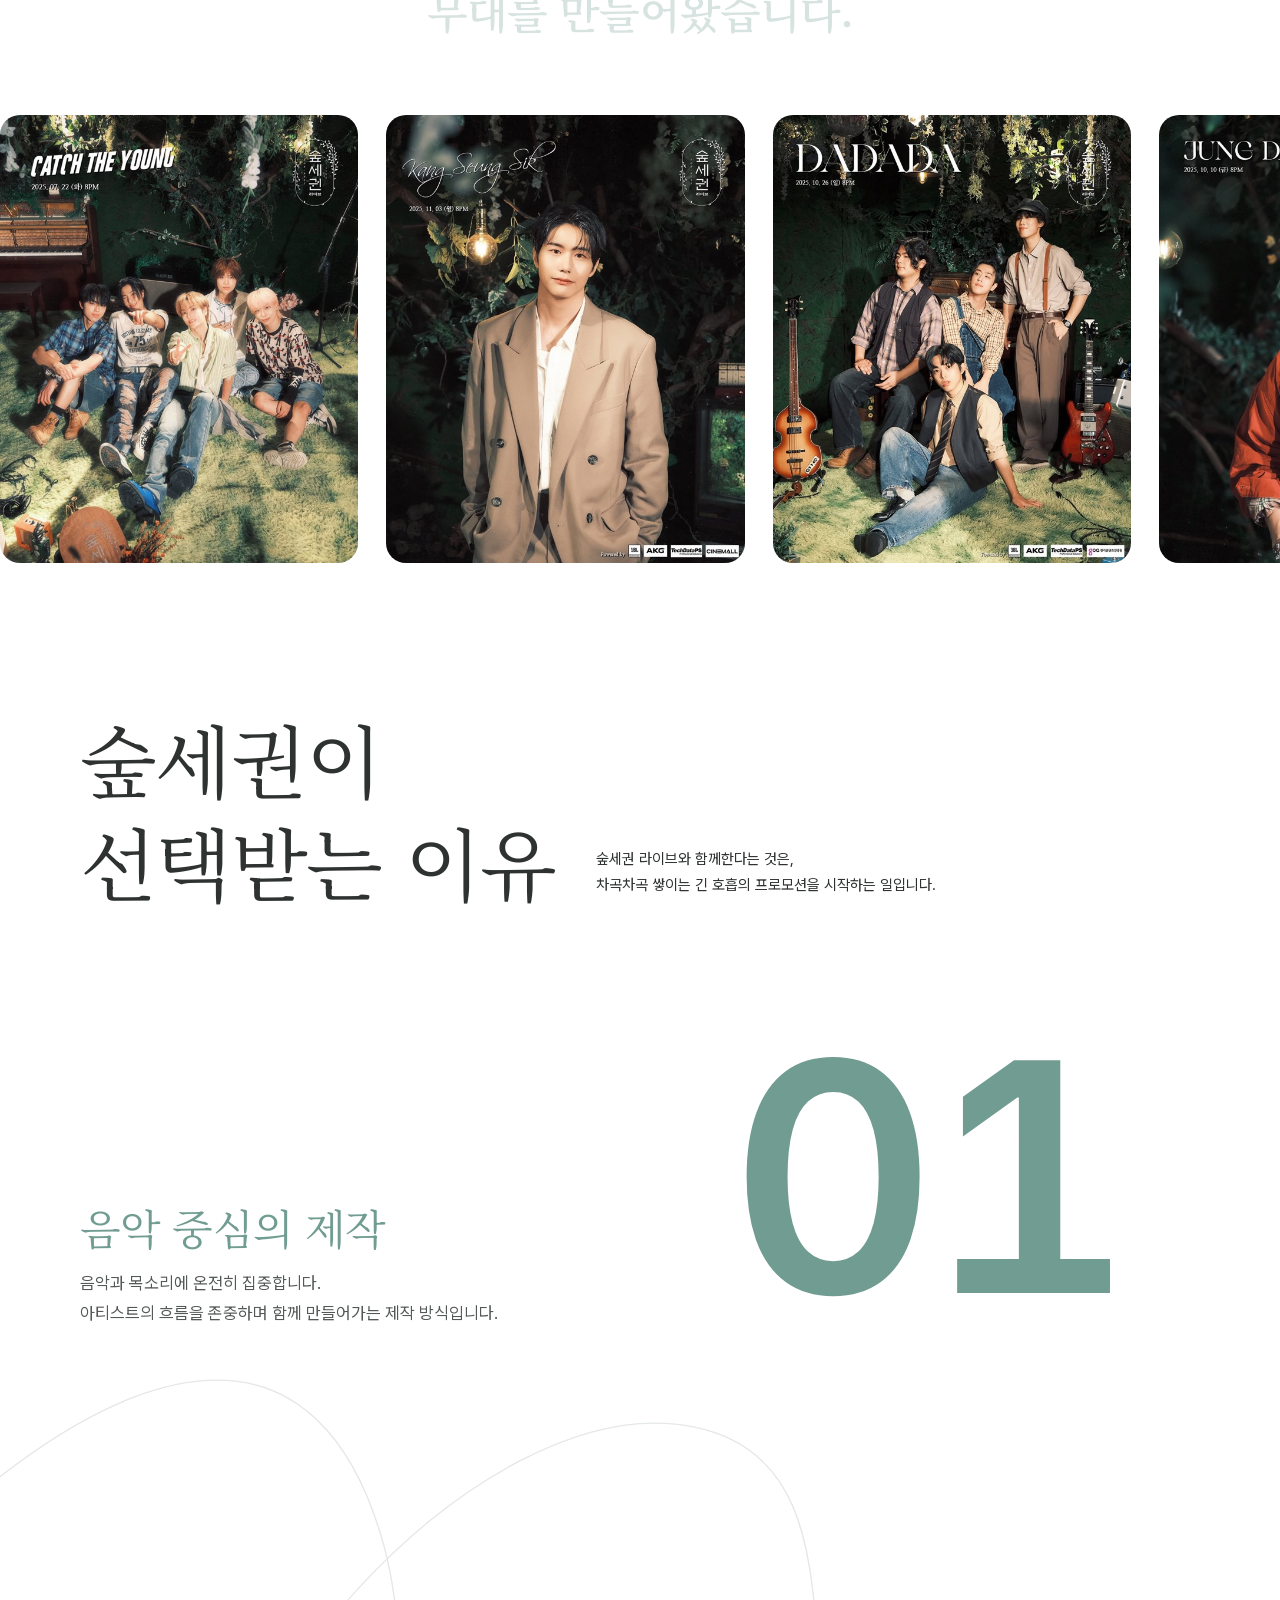
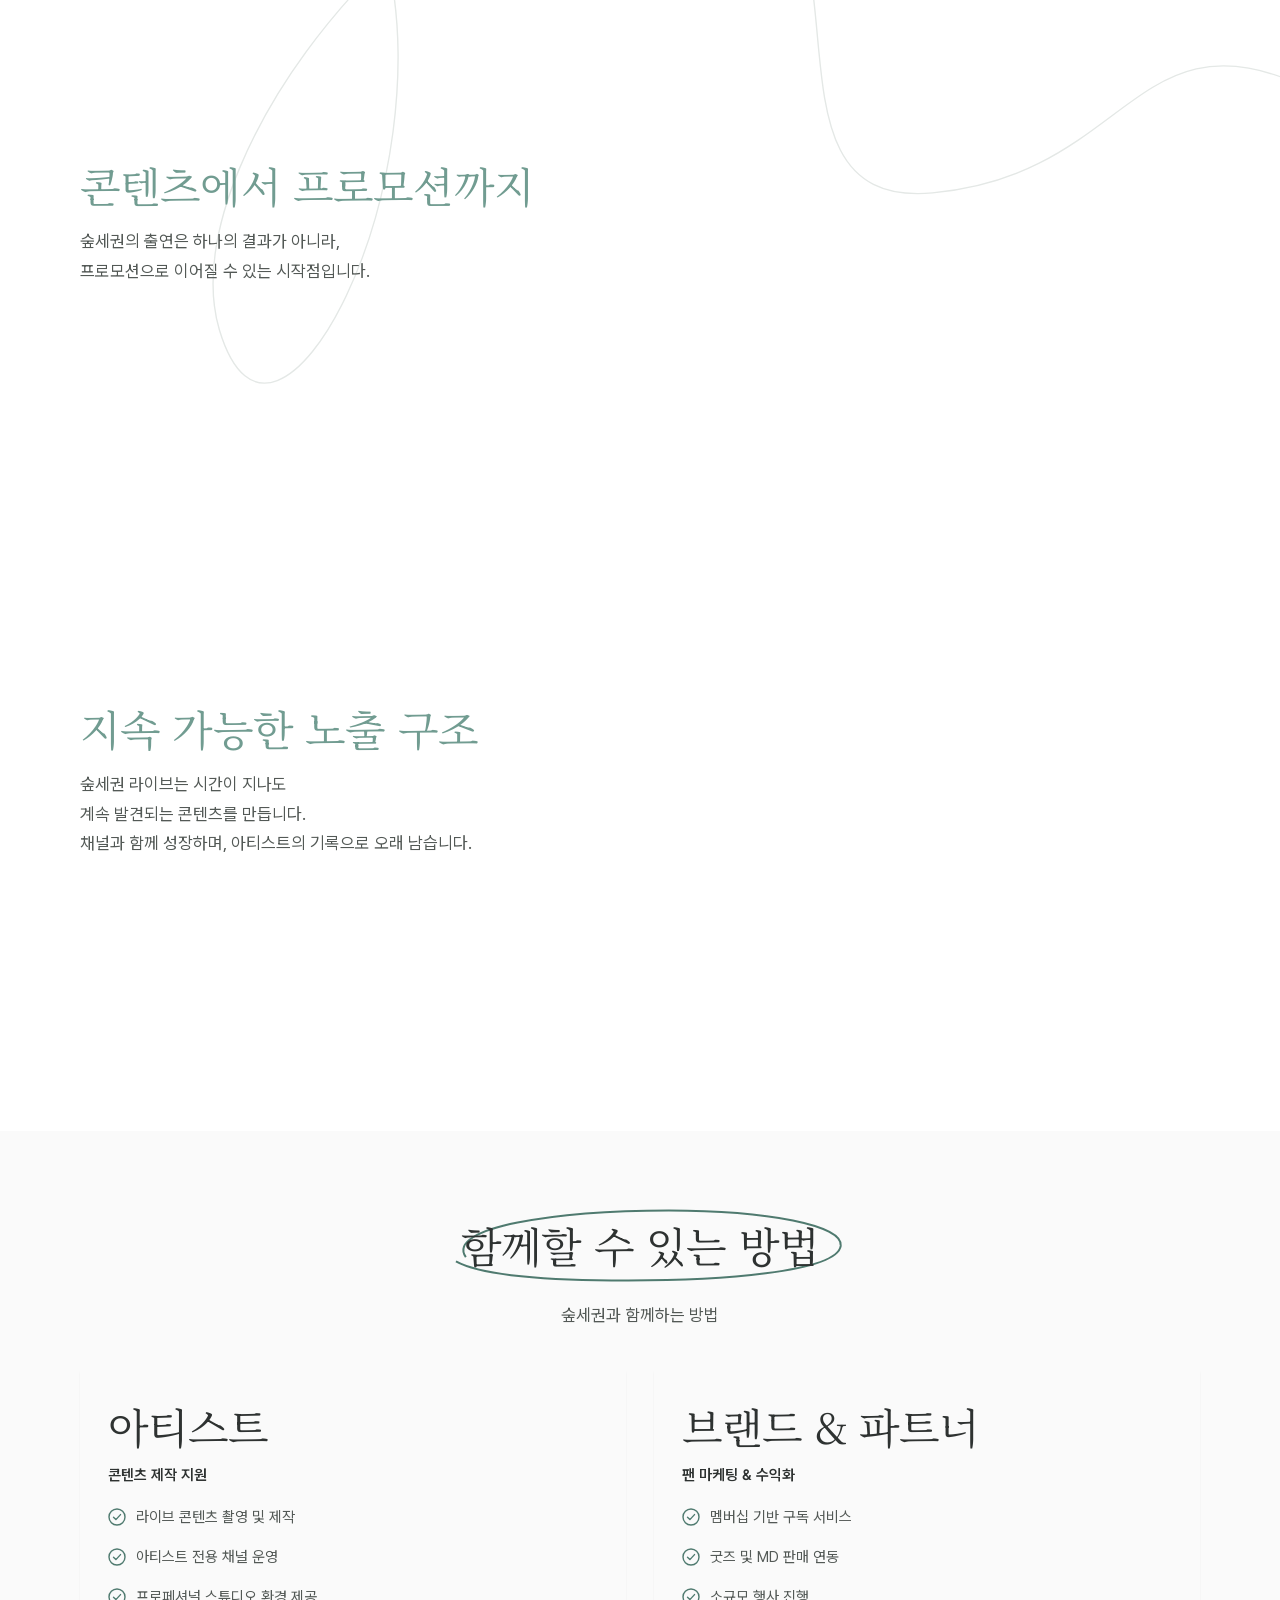
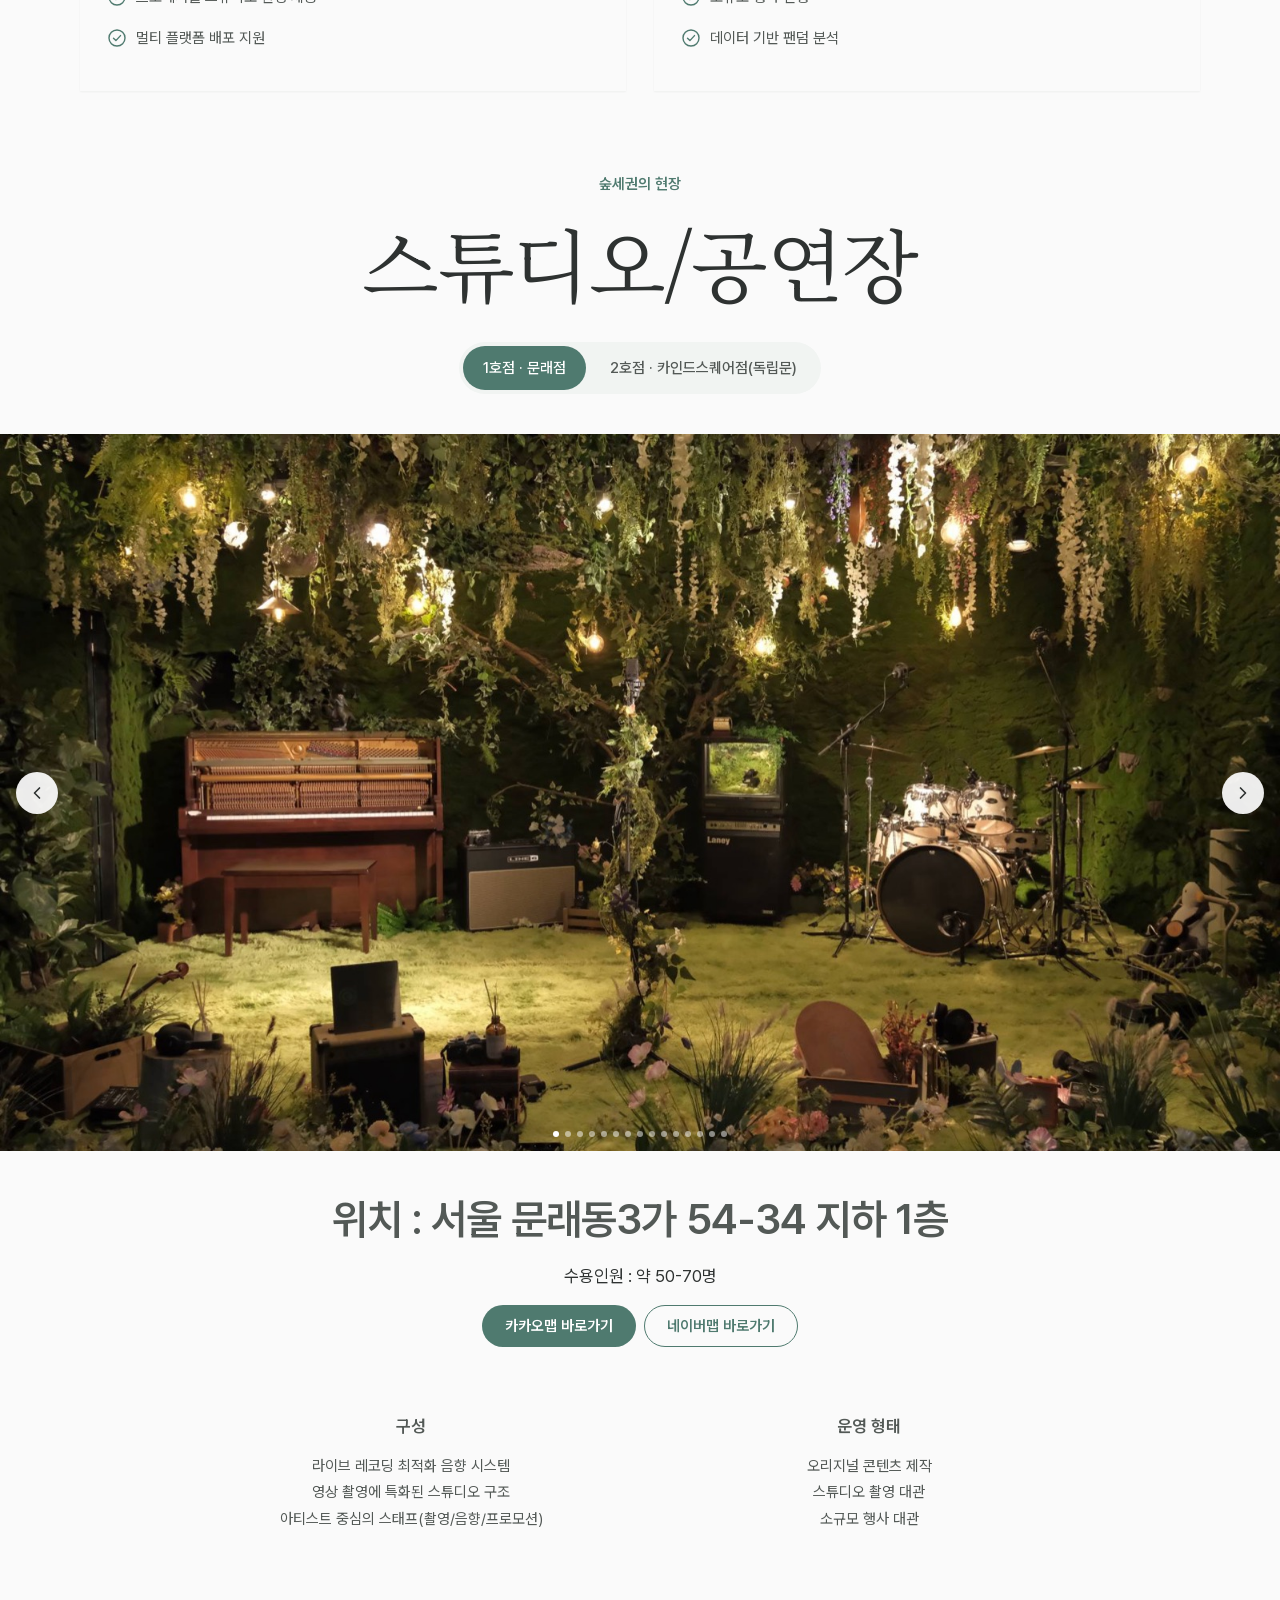
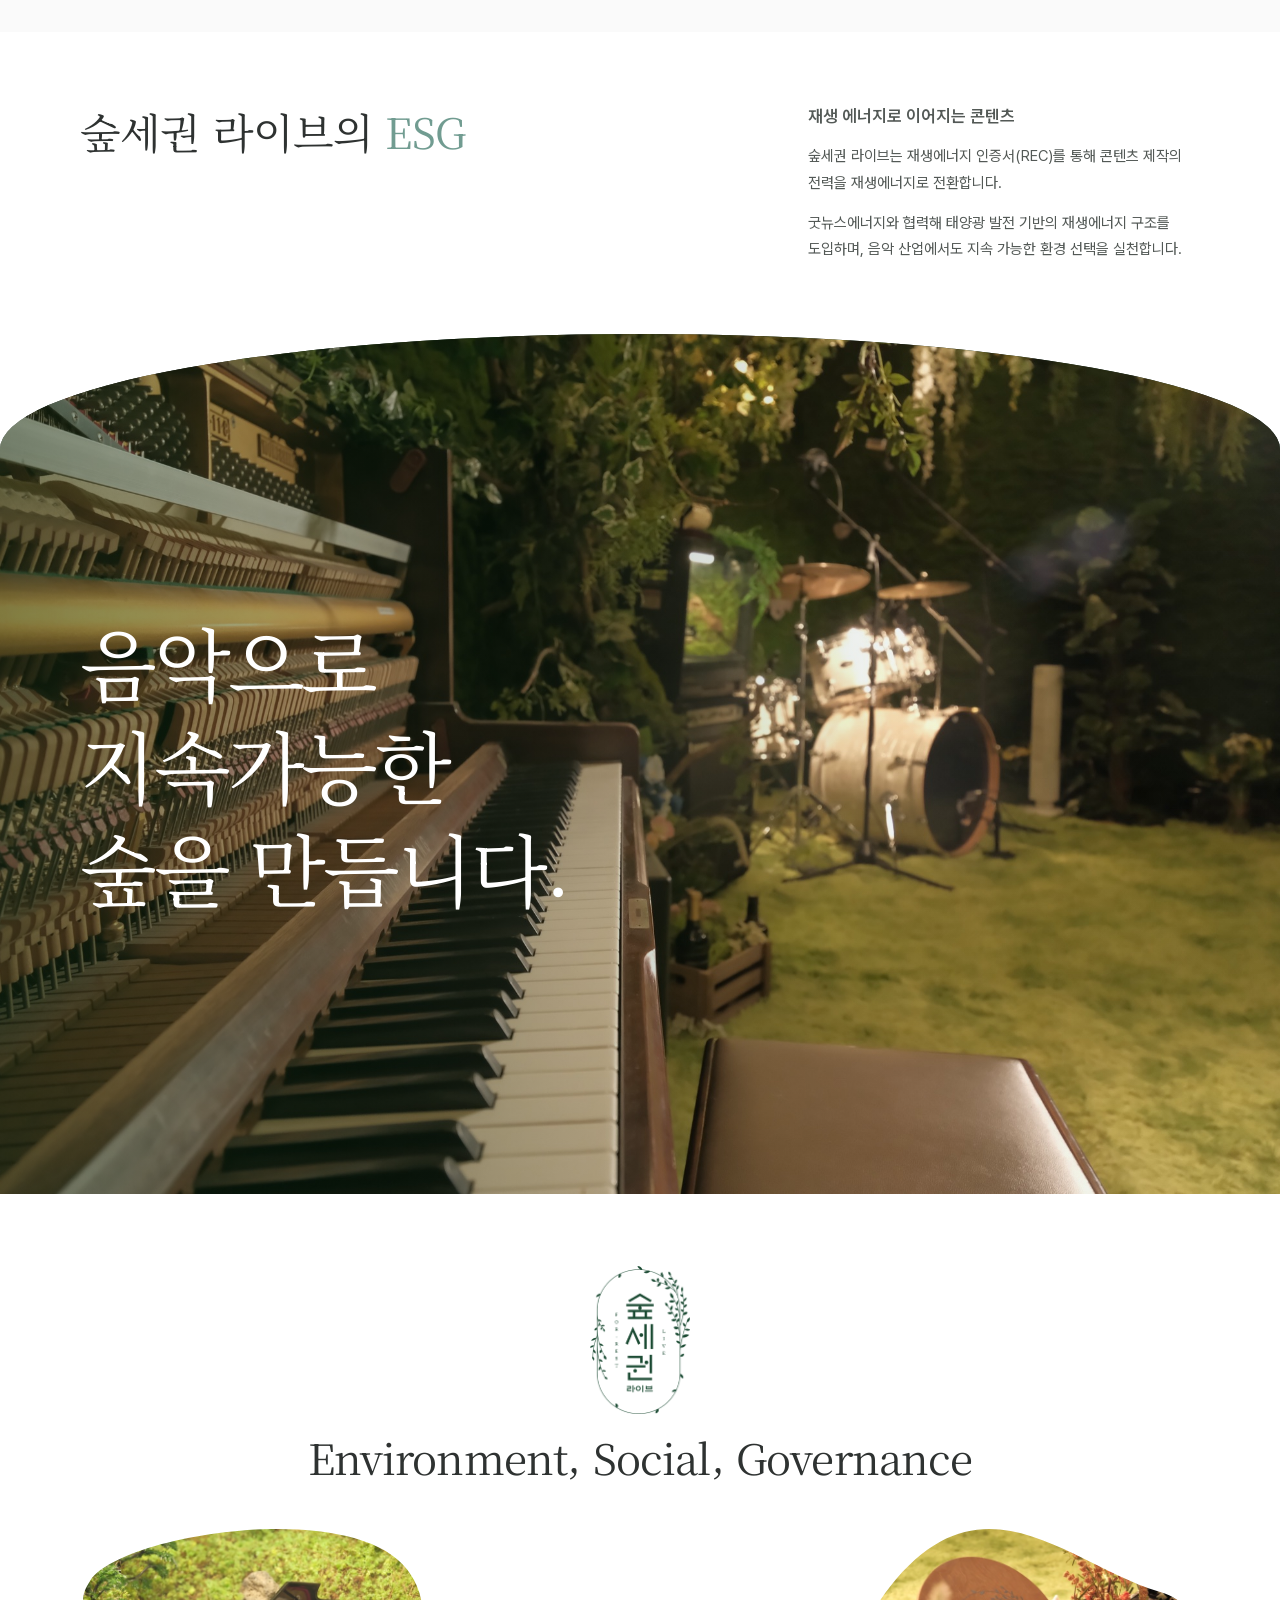
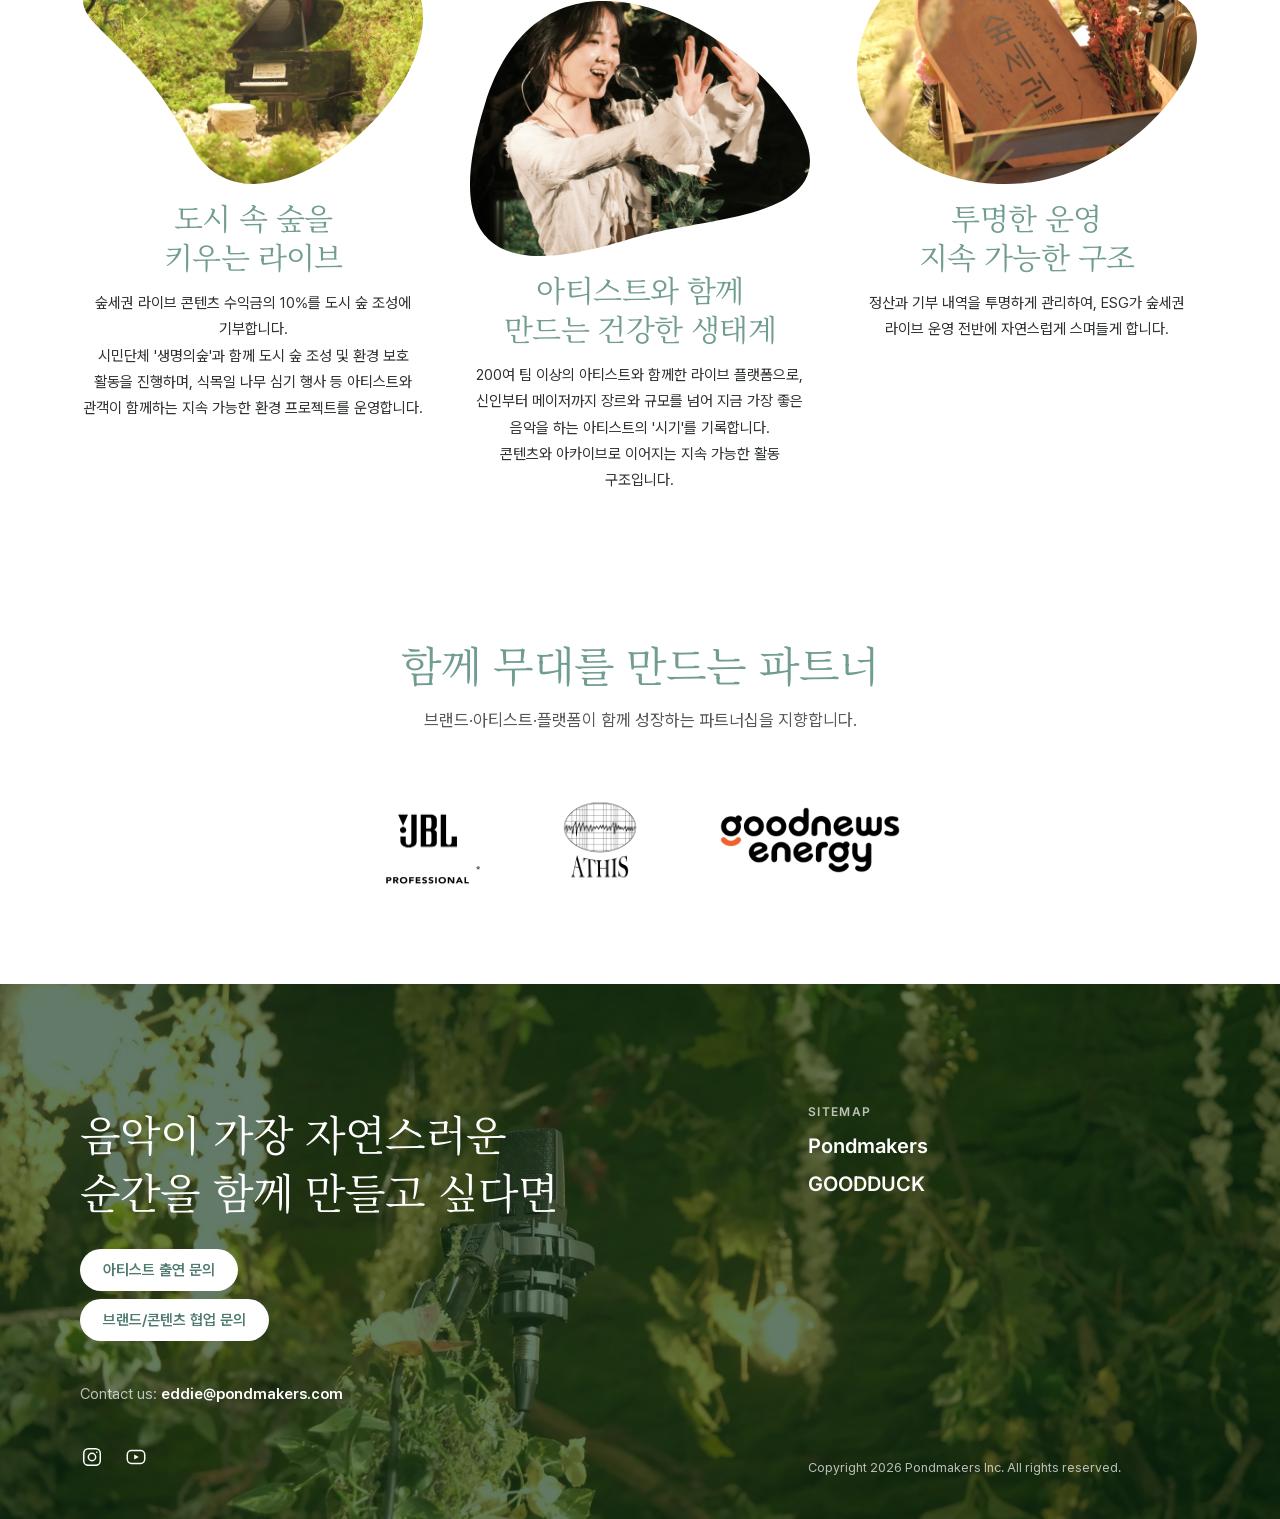
<file: home/index.html>
<!doctype html>
<html lang="ko" data-lang="ko">
<head>
<meta charset="utf-8">
<meta name="viewport" content="width=device-width, initial-scale=1, viewport-fit=cover">
<title>숲세권 라이브 | 도시 속 작은 울림을 전하는 숲</title>
<meta name="description" content="아티스트 라이브 콘텐츠 출연 신청과 브랜드 ESG 마케팅 협업/파트너십 제안을 받습니다. 음악과 자연이 공존하는 특별한 공간, 숲세권라이브에서 경험하세요.">
<meta property="og:type" content="website">
<meta property="og:site_name" content="숲세권 라이브">
<meta property="og:title" content="숲세권 라이브 | 도시 속 작은 울림을 전하는 숲">
<meta property="og:description" content="아티스트 라이브 콘텐츠 출연 신청과 브랜드 ESG 마케팅 협업/파트너십 제안을 받습니다. 음악과 자연이 공존하는 특별한 공간, 숲세권라이브에서 경험하세요.">
<meta property="og:locale" content="ko_KR">
<meta property="og:url" content="https://forrestlive.com/">
<meta property="og:image" content="https://forrestlive.com/assets/home/og.jpg">
<meta property="og:image:width" content="1200">
<meta property="og:image:height" content="630">
<meta name="twitter:card" content="summary_large_image">
<meta name="twitter:image" content="https://forrestlive.com/assets/home/og.jpg">
<link rel="canonical" href="https://forrestlive.com/">
<link rel="alternate" hreflang="ko" href="https://forrestlive.com/">
<link rel="alternate" hreflang="en" href="https://forrestlive.com/en/">
<link rel="alternate" hreflang="ja" href="https://forrestlive.com/ja/">
<link rel="alternate" hreflang="x-default" href="https://forrestlive.com/en/">
<meta name="google-site-verification" content="Le_T4bmRPoWLiUSoGeb8VPwa8ro7DM0qvk60yCl9TRY">
<meta name="naver-site-verification" content="2d176ff285ea3bf50eb3356fc36ec396b9f63639">
<script type="application/ld+json">{"@context":"https://schema.org","@type":"Organization","name":"숲세권 라이브","alternateName":"For:Rest LIVE","url":"https://forrestlive.com/","logo":"https://forrestlive.com/assets/logo/logo-512.png","sameAs":["https://www.instagram.com/for_rest_live","https://www.youtube.com/@forrestlive","https://concert.forrestlive.com/"]}</script>
<meta name="theme-color" content="#ffffff">
<link rel="icon" href="/assets/logo/favicon.jpg">
<link rel="apple-touch-icon" href="/assets/logo/apple-touch-icon.png">
<link rel="stylesheet" href="/styles.css">
<link rel="stylesheet" href="/home/home.css">
</head>
<body>
<header class="site-header">
  <div class="wrap">
    <a class="logo" href="/" aria-label="숲세권 라이브"><img src="/assets/logo/wordmark-forest.png" alt="숲세권 라이브"></a>
    <button class="btn btn-book btn-sm h-menu-btn" type="button" id="menu-btn" aria-expanded="false" aria-controls="h-nav">Menu</button>
    <div class="h-nav" id="h-nav">
      <nav class="site-nav" aria-label="주요 메뉴">
        <a href="#about">About</a>
        <a href="#content">Content</a>
        <a href="#business">Business</a>
        <a href="#esg">ESG</a>
        <a href="#contact">Contact</a>
        <a href="https://concert.forrestlive.com/">Concert</a>
      </nav>
      <nav class="h-lang" aria-label="언어 선택">
        <a data-lang-link="ko" href="/" hreflang="ko" lang="ko" aria-current="page">KO</a><a data-lang-link="en" href="/en/" hreflang="en" lang="en">EN</a><a data-lang-link="ja" href="/ja/" hreflang="ja" lang="ja">JA</a>
      </nav>
    </div>
  </div>
</header>

<main>
  <section class="h-scene on-photo" id="scene" aria-labelledby="hero-title">
    <div class="h-stick">
      <div class="h-photo"><img id="scene-photo" src="/assets/img/stage.jpg" srcset="/assets/img/stage-sm.jpg 800w, /assets/img/stage.jpg 1600w" sizes="100vw" alt="이끼 벽과 등나무꽃 아래 피아노와 드럼이 놓인 숲세권 라이브 무대"></div>
      <div class="h-veil" id="scene-veil"></div>
      <!-- 스크롤을 따라 그려지는 선. 마지막 선이 굵어지며 다음 흰 화면이 된다 -->
      <svg class="h-lines" viewBox="0 0 1600 900" preserveAspectRatio="xMidYMid slice" fill="none" aria-hidden="true">
        <path class="ring" pathLength="1" d="M-60 800C270 730 600 500 720 300 790 170 760 96 700 96 610 96 560 300 640 480 730 680 1160 650 1680 300"/>
        <path class="ring" pathLength="1" d="M-60 910C300 830 660 560 780 320 860 150 790 30 680 34 540 40 480 300 580 520 690 760 1180 760 1680 420"/>
        <path class="line" pathLength="1" d="M-60 860C300 760 640 540 760 320 830 180 790 60 700 60 580 60 520 300 610 500 710 720 1160 710 1680 360"/>
        <path class="flood" d="M-60 860C300 760 640 540 760 320 830 180 790 60 700 60 580 60 520 300 610 500 710 720 1160 710 1680 360"/>
      </svg>
      <div class="wrap h-hero-copy" id="scene-hero">
        <h1 id="hero-title">도시 속 작은 울림을 전하는 숲,<br>숲세권 라이브</h1>
        <div class="h-hero-side">
          <p>숲세권 라이브는 아티스트의 순간을 기록하는 음악 플랫폼이자, 음악이 가장 자연스러운 온도로 머무는 도심 속 작은 숲입니다.</p>
          <p>화려함보다 호흡을, 완성보다 기억에 남는 장면을 소중히 여깁니다. 여기서 음악은 한 곡을 넘어 한 그루의 나무가 되고, 그 나무들이 모여 이곳의 숲을 이룹니다.</p>
          <p>아티스트가 가장 아티스트답게 빛나는 무대, 그 조용한 울림이 자라나는 곳<br>숲세권 라이브입니다.</p>
          <div class="h-cta">
            <a class="btn btn-book" href="https://pondmakers.fillout.com/t/pSFxrTnHL5us" target="_blank" rel="noopener">아티스트 출연 문의</a>
            <a class="btn btn-line" href="https://pondmakers.fillout.com/t/dSHyMGjVaVus" target="_blank" rel="noopener">브랜드/콘텐츠 협업 문의</a>
          </div>
        </div>
      </div>
      <div class="h-beat h-beat-city" id="about">
        <h2 data-reveal>도시 한가운데, 음악이 숨 쉬는 곳</h2>
        <p data-reveal>2021년 7월의 어느 여름, 숲세권 라이브는 노래하는 사람과<br>듣는 사람이 가장 가까워질 수 있는 공간을 꿈꾸며 시작되었습니다.</p>
      </div>
      <div class="h-beat h-beat-grow" id="scene-grow">
        <h2 data-reveal>한 무대에서 움튼<br>숲세권 라이브의 음악들은 자라듯 번져<br>공간과 공연으로 자연스럽게 확장됩니다.</h2>
      </div>
    </div>
  </section>

  <section class="h-section" id="content" aria-labelledby="original-title">
    <div class="wrap">
      <div class="h-head">
        <h2 id="original-title">Original Content</h2>
        <p>숲세권 오리지널 콘텐츠는<br>아티스트가 가장 자연스러운 순간을 담은 라이브를 기록합니다.<br>솔직한 호흡과 음악의 온도를 그대로 담아냅니다.</p>
      </div>
      <div class="h-cards">
        <a class="h-card" data-media="original.forest" href="https://www.youtube.com/channel/UCEDGYiAk2qmg63pamdGMHSQ" target="_blank" rel="noopener">
          <img src="/assets/home/content-forest.jpg" alt="" loading="lazy">
          <h3>숲세권 라이브</h3>
          <p>가장 ‘아티스트다운 순간’을 기록하는 숲 속의 무대.<br>음악이 가장 자연스러운 온도로 머무는 숲세권의 대표 시리즈입니다.</p>
        </a>
        <a class="h-card" data-media="original.wheels" href="https://youtube.com/playlist?list=PLKgvTUUZYIhVmKz1uQLk1nBspj2XoWUcb" target="_blank" rel="noopener">
          <img src="/assets/home/content-wheels.jpg" alt="" loading="lazy">
          <h3>두바퀴 라이브</h3>
          <p>두 바퀴가 닿는 곳 어디든 무대가 되는 친환경 콘텐츠.<br>리어카 위에서 펼쳐지는 가장 리얼한 원테이크 라이브 시리즈입니다.</p>
        </a>
      </div>

      <div class="h-head h-head-next">
        <h2>Partners Content</h2>
        <p>브랜드가 숲세권과 만나면,<br>음악은 더 깊어지고 이야기는 더 멀리 퍼집니다.</p>
        <p>음악이 흐르는 순간 속에, 브랜드의 이야기가 자연스럽게 스며듭니다.<br>그렇게 만들어진 장면은 브랜드도, 아티스트도, 관객도 오래 기억하게 되는 하나의 숲이 됩니다.</p>
      </div>
      <div class="h-cards">
        <a class="h-card" data-media="partners.kcc" href="https://youtube.com/playlist?list=PLKgvTUUZYIhUK8MJodtS-p3fS3ln4oz_a" target="_blank" rel="noopener">
          <img src="/assets/home/partner-kcc.jpg" alt="" loading="lazy">
          <h3>KCC &lt;숲으로 미래로&gt; 숲숲 콘서트</h3>
          <p>KCC ‘숲으로 미래로’ 캠페인과 함께한 숲세권 특집 라이브.<br>계절과 숲, 그리고 음악이 한곳에서 만나는 순간을 기록했습니다.<br>노래 한 곡이 작은 숲이 되고, 감동은 더 멀리 퍼집니다 💚</p>
        </a>
        <a class="h-card" data-media="partners.carol" href="https://www.youtube.com/playlist?list=PLKgvTUUZYIhWxTyEnHFlrh9ovr4k8aypG" target="_blank" rel="noopener">
          <img src="/assets/home/partner-carol.jpg" alt="" loading="lazy">
          <h3>피터팬 X 굿덕 &lt;숲세권 크리스마스 캐롤 특집&gt;</h3>
          <p>아티스트들이 산타 모자를 쓰고 들려주는 캐럴 라이브,<br>피터팬 감성과 숲세권의 따뜻한 조명이 만나 완성된 계절의 무드.<br>터치드·정예원·마리슈·에이프릴세컨드·엔분의일이 함께한 피터팬 X 숲세권 겨울 프로젝트.</p>
        </a>
      </div>
    </div>
  </section>

  <section class="h-philosophy" aria-labelledby="philosophy-text">
    <div class="wrap">
      <img class="h-emblem" src="/assets/logo/emblem-forest.png" alt="숲세권 라이브 엠블럼" loading="lazy">
      <p class="h-words" id="philosophy-text">숲세권 라이브는 아티스트의 음악과 진정성을 먼저 바라봅니다. 좋은 음악이라면 누구와도, 같은 호흡으로 한 무대를 만들어왔습니다.</p>
    </div>
    <div class="h-marquee" id="marquee">
      <ul>
        <li><img src="/assets/home/artist-1.jpg" alt="숲세권 라이브에 출연한 아티스트" loading="lazy"></li>
        <li><img src="/assets/home/artist-2.jpg" alt="숲세권 라이브에 출연한 아티스트" loading="lazy"></li>
        <li><img src="/assets/home/artist-3.jpg" alt="숲세권 라이브에 출연한 아티스트" loading="lazy"></li>
        <li><img src="/assets/home/artist-4.jpg" alt="숲세권 라이브에 출연한 아티스트" loading="lazy"></li>
        <li><img src="/assets/home/artist-5.jpg" alt="숲세권 라이브에 출연한 아티스트" loading="lazy"></li>
        <li><img src="/assets/home/artist-6.jpg" alt="숲세권 라이브에 출연한 아티스트" loading="lazy"></li>
        <li><img src="/assets/home/artist-7.jpg" alt="숲세권 라이브에 출연한 아티스트" loading="lazy"></li>
        <li><img src="/assets/home/artist-8.jpg" alt="숲세권 라이브에 출연한 아티스트" loading="lazy"></li>
        <li><img src="/assets/home/artist-9.jpg" alt="숲세권 라이브에 출연한 아티스트" loading="lazy"></li>
      </ul>
    </div>
  </section>

  <section class="h-why" id="business" aria-labelledby="why-title">
    <svg class="h-why-curve" viewBox="0 0 1400 900" fill="none" aria-hidden="true"><path d="M-20 240C200 60 360 80 420 300c70 260-120 620-180 420S520 120 760 170c230 48 40 420 260 400s220-210 420-110"/></svg>
    <div class="wrap">
      <div class="h-why-head">
        <h2 id="why-title">숲세권이<br>선택받는 이유</h2>
        <p>숲세권 라이브와 함께한다는 것은,<br>차곡차곡 쌓이는 긴 호흡의 프로모션을 시작하는 일입니다.</p>
      </div>
      <div class="h-steps">
        <ol>
          <li class="h-step"><span class="h-num" aria-hidden="true">01</span><h3>음악 중심의 제작</h3><p>음악과 목소리에 온전히 집중합니다.<br>아티스트의 흐름을 존중하며 함께 만들어가는 제작 방식입니다.</p></li>
          <li class="h-step"><span class="h-num" aria-hidden="true">02</span><h3>콘텐츠에서 프로모션까지</h3><p>숲세권의 출연은 하나의 결과가 아니라,<br>프로모션으로 이어질 수 있는 시작점입니다.</p></li>
          <li class="h-step"><span class="h-num" aria-hidden="true">03</span><h3>지속 가능한 노출 구조</h3><p>숲세권 라이브는 시간이 지나도<br>계속 발견되는 콘텐츠를 만듭니다.<br>채널과 함께 성장하며, 아티스트의 기록으로 오래 남습니다.</p></li>
        </ol>
        <div class="h-big-num" aria-hidden="true"><span id="big-num">01</span></div>
      </div>
    </div>
  </section>

  <section class="h-section h-soft" aria-labelledby="ways-title">
    <div class="wrap">
      <div class="h-head">
        <h2 class="h-circled" id="ways-title">
          <svg viewBox="0 0 320 90" preserveAspectRatio="none" fill="none" aria-hidden="true"><path pathLength="1" d="M26 58C10 26 96 8 182 8c76 0 134 16 132 38-3 28-92 38-176 37C62 82 14 72 10 50 8 34 60 14 150 10"/></svg>
          <span>함께할 수 있는 방법</span>
        </h2>
        <p>숲세권과 함께하는 방법</p>
      </div>
      <div class="h-ways">
        <article class="panel">
          <h3>아티스트</h3>
          <b>콘텐츠 제작 지원</b>
          <ul>
            <li>라이브 콘텐츠 촬영 및 제작</li>
            <li>아티스트 전용 채널 운영</li>
            <li>프로페셔널 스튜디오 환경 제공</li>
            <li>멀티 플랫폼 배포 지원</li>
          </ul>
        </article>
        <article class="panel">
          <h3>브랜드 &amp; 파트너</h3>
          <b>팬 마케팅 &amp; 수익화</b>
          <ul>
            <li>멤버십 기반 구독 서비스</li>
            <li>굿즈 및 MD 판매 연동</li>
            <li>소규모 행사 진행</li>
            <li>데이터 기반 팬덤 분석</li>
          </ul>
        </article>
      </div>
    </div>
  </section>

  <section class="h-studio h-soft" aria-labelledby="studio-title">
    <div class="wrap">
      <div class="h-head">
        <span class="h-kicker">숲세권의 현장</span>
        <h2 class="h-title-lg" id="studio-title">스튜디오/공연장</h2>
        <div class="h-seg" role="group" aria-label="스튜디오/공연장">
          <button type="button" data-studio="mullae" aria-pressed="true">1호점 · 문래점</button>
          <button type="button" data-studio="kind" aria-pressed="false">2호점 · 카인드스퀘어점(독립문)</button>
        </div>
      </div>
    </div>
    <div class="h-carousel">
      <div class="h-track" id="track" tabindex="0">
        <div class="h-slide"><img src="/assets/venues/mullae/01.jpg" alt=""></div>
      </div>
      <button class="h-arrow h-prev" type="button" id="prev" aria-label="이전 사진"><svg viewBox="0 0 24 24" fill="none" stroke="currentColor" stroke-width="2" stroke-linecap="round" stroke-linejoin="round" aria-hidden="true"><path d="m15 6-6 6 6 6"/></svg></button>
      <button class="h-arrow h-next" type="button" id="next" aria-label="다음 사진"><svg viewBox="0 0 24 24" fill="none" stroke="currentColor" stroke-width="2" stroke-linecap="round" stroke-linejoin="round" aria-hidden="true"><path d="m9 6 6 6-6 6"/></svg></button>
      <div class="h-dots" id="dots" aria-hidden="true"></div>
    </div>
    <div class="wrap">
      <div class="h-venue" data-venue-panel="mullae">
        <p class="h-loc">위치 : 서울 문래동3가 54-34 지하 1층</p>
        <p class="h-cap">수용인원 : 약 50-70명</p>
        <div class="h-cta h-cta-row">
          <a class="btn btn-book" href="https://kko.to/kw-dHtomYf" target="_blank" rel="noopener">카카오맵 바로가기</a>
          <a class="btn btn-line" href="https://naver.me/FhU0bsR4" target="_blank" rel="noopener">네이버맵 바로가기</a>
        </div>
      </div>
      <div class="h-venue" data-venue-panel="kind" hidden>
        <p class="h-loc">위치 : 서울 종로구 사직로 8 카인드스퀘어 지하 1층</p>
        <p class="h-cap">수용인원 : 약 120명</p>
        <div class="h-cta h-cta-row">
          <a class="btn btn-book" href="https://place.map.kakao.com/2140818521" target="_blank" rel="noopener">카카오맵 바로가기</a>
          <a class="btn btn-line" href="https://map.naver.com/p/entry/place/2043943713" target="_blank" rel="noopener">네이버맵 바로가기</a>
        </div>
      </div>
      <div class="h-spec">
        <div class="panel">
          <h3>구성</h3>
          <ul>
            <li>라이브 레코딩 최적화 음향 시스템</li>
            <li>영상 촬영에 특화된 스튜디오 구조</li>
            <li>아티스트 중심의 스태프(촬영/음향/프로모션)</li>
          </ul>
        </div>
        <div class="panel">
          <h3>운영 형태</h3>
          <ul>
            <li>오리지널 콘텐츠 제작</li>
            <li>스튜디오 촬영 대관</li>
            <li>소규모 행사 대관</li>
          </ul>
        </div>
      </div>
    </div>
  </section>

  <section class="h-esg" id="esg" aria-labelledby="esg-title">
    <div class="wrap h-esg-intro">
      <h2 id="esg-title">숲세권 라이브의 <em>ESG</em></h2>
      <div>
        <h3>재생 에너지로 이어지는 콘텐츠</h3>
        <p>숲세권 라이브는 재생에너지 인증서(REC)를 통해 콘텐츠 제작의 전력을 재생에너지로 전환합니다.</p>
        <p>굿뉴스에너지와 협력해 태양광 발전 기반의 재생에너지 구조를 도입하며, 음악 산업에서도 지속 가능한 환경 선택을 실천합니다.</p>
      </div>
    </div>
    <figure class="h-quote on-photo">
      <img src="/assets/home/quote.jpg" srcset="/assets/home/quote-sm.jpg 900w, /assets/home/quote.jpg 2000w" sizes="100vw" alt="숲세권 라이브 무대의 피아노와 드럼" loading="lazy">
      <blockquote class="wrap">음악으로<br>지속가능한<br>숲을 만듭니다.</blockquote>
    </figure>
    <div class="wrap h-esg-grid">
      <img class="h-emblem h-emblem-sm" src="/assets/logo/emblem-forest.png" alt="숲세권 라이브 엠블럼" loading="lazy">
      <h2>Environment, Social, Governance</h2>
      <div class="h-esg-cols">
        <article>
          <img class="h-blob b1" src="/assets/home/esg-1.jpg" alt="도시 숲을 가꾸는 활동 사진" loading="lazy">
          <h3>도시 속 숲을<br>키우는 라이브</h3>
          <p>숲세권 라이브 콘텐츠 수익금의 10%를 도시 숲 조성에 기부합니다.<br>시민단체 '생명의숲'과 함께 도시 숲 조성 및 환경 보호 활동을 진행하며, 식목일 나무 심기 행사 등 아티스트와 관객이 함께하는 지속 가능한 환경 프로젝트를 운영합니다.</p>
        </article>
        <article>
          <img class="h-blob b2" src="/assets/home/esg-2.jpg" alt="노래하는 아티스트" loading="lazy">
          <h3>아티스트와 함께<br>만드는 건강한 생태계</h3>
          <p>200여 팀 이상의 아티스트와 함께한 라이브 플랫폼으로, 신인부터 메이저까지 장르와 규모를 넘어 지금 가장 좋은 음악을 하는 아티스트의 '시기'를 기록합니다.<br>콘텐츠와 아카이브로 이어지는 지속 가능한 활동 구조입니다.</p>
        </article>
        <article>
          <img class="h-blob b3" src="/assets/home/esg-3.jpg" alt="숲세권 라이브 무대 소품" loading="lazy">
          <h3>투명한 운영<br>지속 가능한 구조</h3>
          <p>정산과 기부 내역을 투명하게 관리하여, ESG가 숲세권 라이브 운영 전반에 자연스럽게 스며들게 합니다.</p>
        </article>
      </div>
    </div>
  </section>

  <section class="h-section" aria-labelledby="logos-title">
    <div class="wrap">
      <div class="h-head">
        <h2 id="logos-title">함께 무대를 만드는 파트너</h2>
        <p>브랜드·아티스트·플랫폼이 함께 성장하는 파트너십을 지향합니다.</p>
      </div>
      <ul class="h-logos">
        <li><img src="/assets/home/logo-jbl.png" alt="JBL Professional" loading="lazy"></li>
        <li><img src="/assets/home/logo-athis.png" alt="ATHIS" loading="lazy"></li>
        <li><img src="/assets/home/logo-goodnews.png" alt="Goodnews Energy" loading="lazy"></li>
      </ul>
    </div>
  </section>
</main>

<footer class="h-footer on-photo" id="contact">
  <img src="/assets/img/microphone.jpg" alt="" loading="lazy">
  <div class="wrap">
    <div>
      <h2>음악이 가장 자연스러운 순간을 함께 만들고 싶다면</h2>
      <div class="h-cta">
        <a class="btn btn-book" href="https://pondmakers.fillout.com/t/pSFxrTnHL5us" target="_blank" rel="noopener">아티스트 출연 문의</a>
        <a class="btn btn-book" href="https://pondmakers.fillout.com/t/dSHyMGjVaVus" target="_blank" rel="noopener">브랜드/콘텐츠 협업 문의</a>
      </div>
      <p class="h-mail"><span>Contact us:</span> <a href="mailto:eddie@pondmakers.com">eddie@pondmakers.com</a></p>
      <nav class="h-social" aria-label="소셜 미디어">
        <a href="https://www.instagram.com/for_rest_live/" target="_blank" rel="noopener" aria-label="Instagram"><svg viewBox="0 0 24 24" fill="none" stroke="currentColor" stroke-width="1.6" aria-hidden="true"><rect x="3" y="3" width="18" height="18" rx="5"/><circle cx="12" cy="12" r="4"/><circle cx="17.2" cy="6.8" r=".9" fill="currentColor" stroke="none"/></svg></a>
        <a href="https://www.youtube.com/channel/UCEDGYiAk2qmg63pamdGMHSQ" target="_blank" rel="noopener" aria-label="YouTube"><svg viewBox="0 0 24 24" fill="none" stroke="currentColor" stroke-width="1.6" aria-hidden="true"><rect x="2.5" y="5" width="19" height="14" rx="4.5"/><path d="m10 9.2 5 2.8-5 2.8z" fill="currentColor" stroke="none"/></svg></a>
      </nav>
    </div>
    <div class="h-footer-side">
      <nav aria-label="관련 사이트">
        <span class="label">Sitemap</span>
        <a href="https://www.pondmakers.com/" target="_blank" rel="noopener">Pondmakers</a>
        <a href="https://goodduck.io/" target="_blank" rel="noopener">GOODDUCK</a>
      </nav>
      <p class="h-copy">Copyright 2026 Pondmakers Inc. All rights reserved.</p>
    </div>
  </div>
</footer>

<script src="/home/home.js"></script>
</body>
</html>
</file>
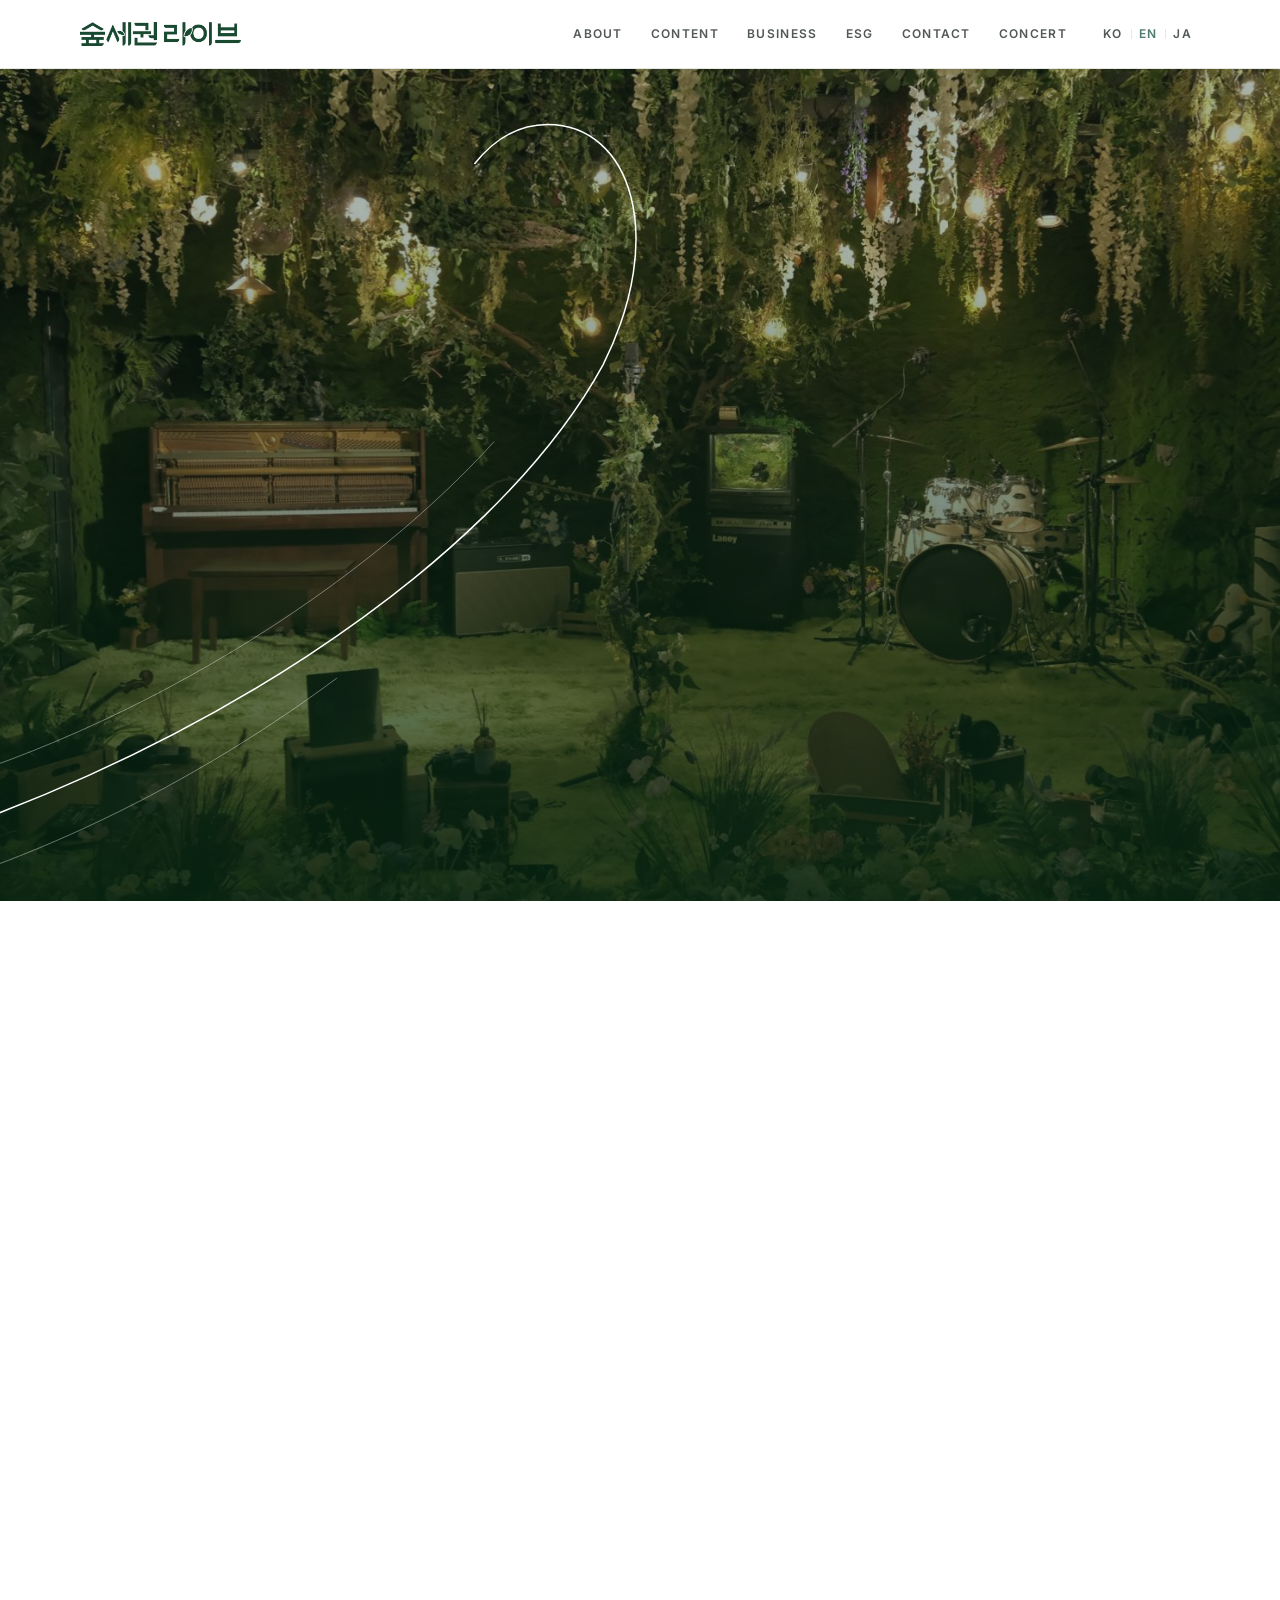
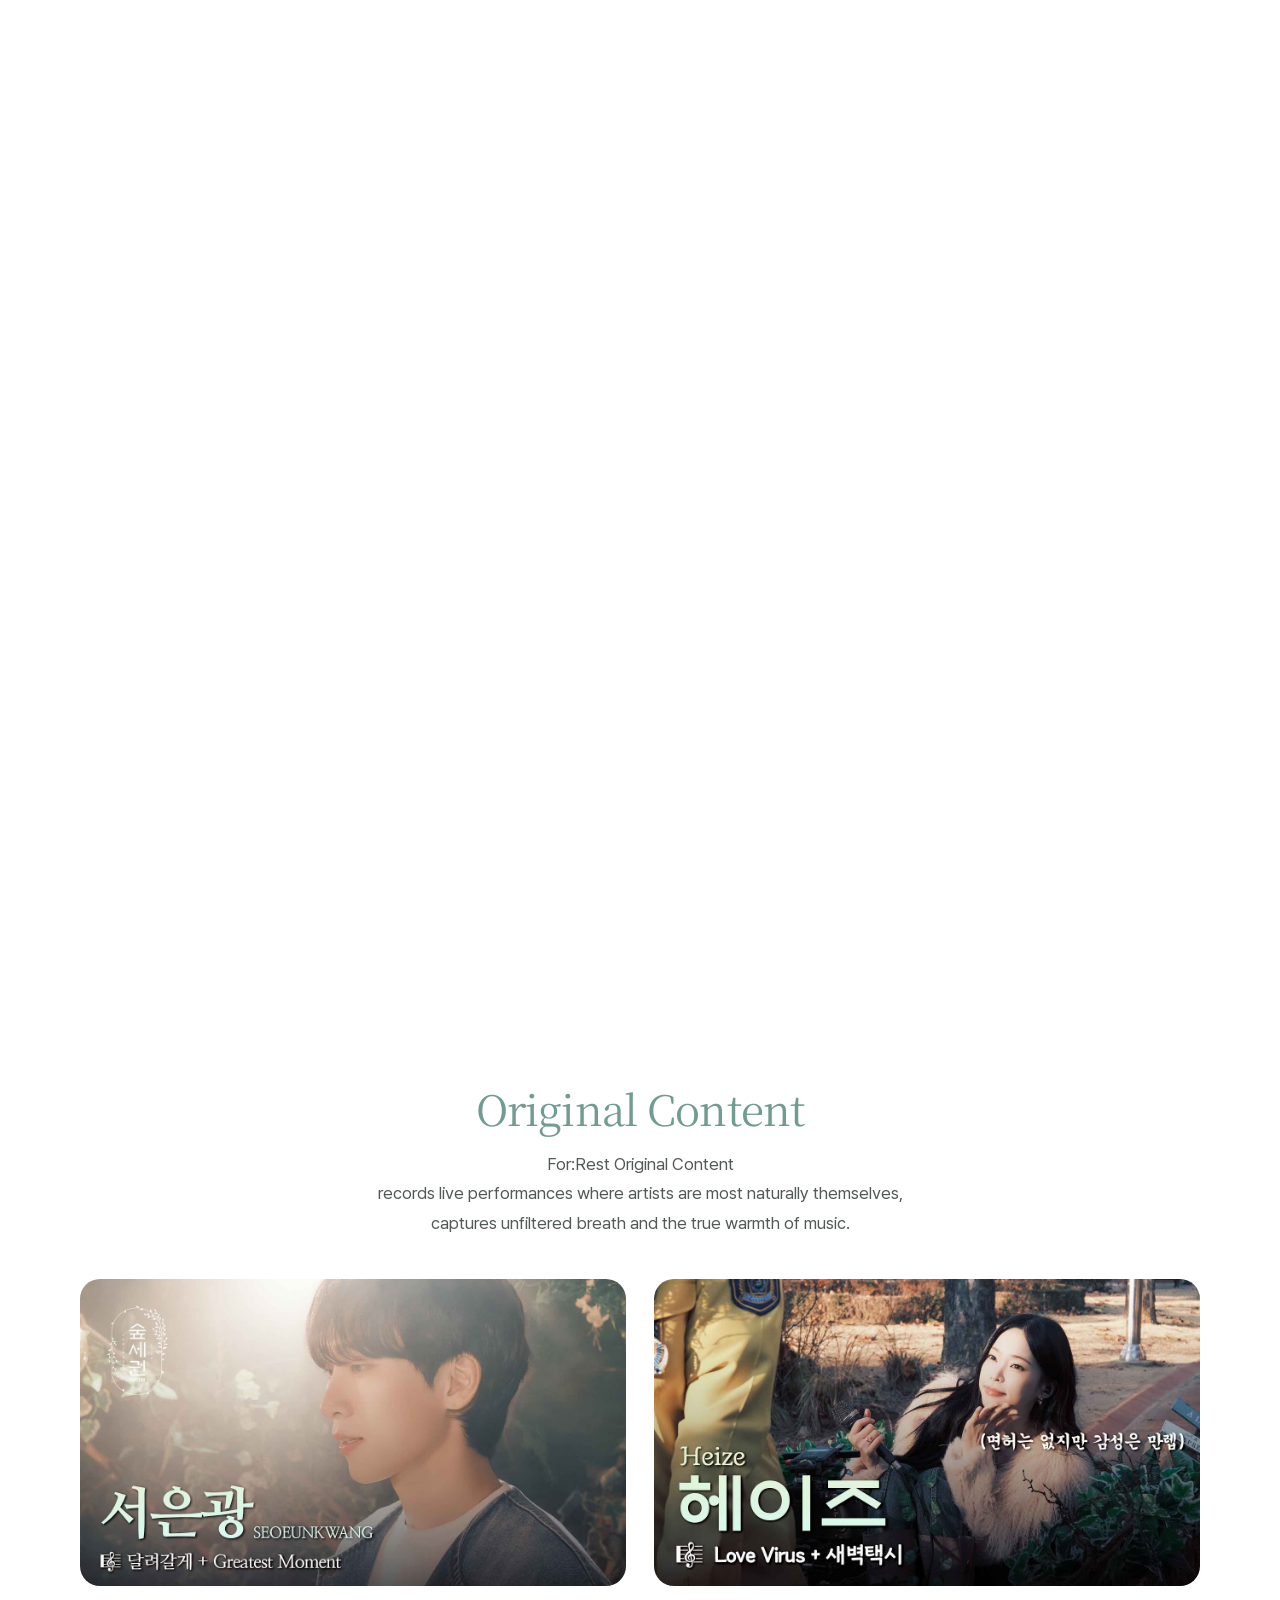
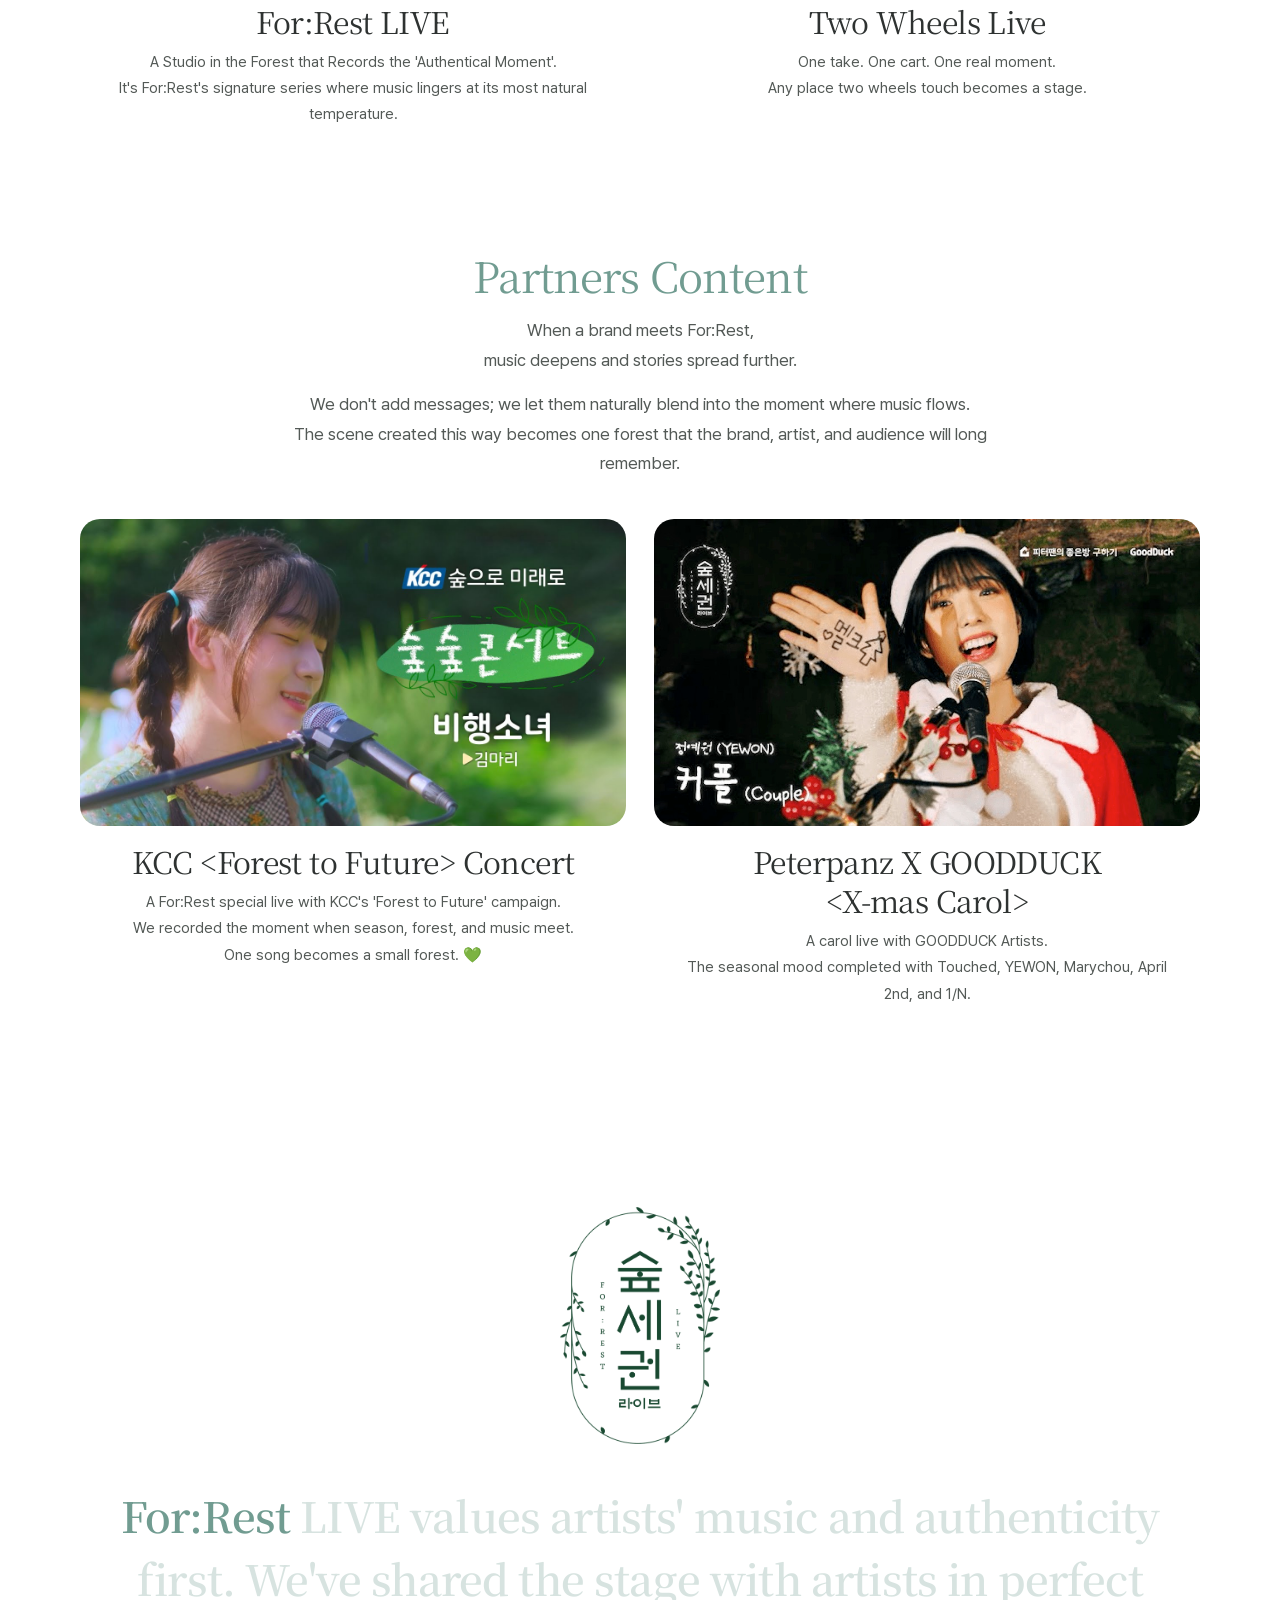
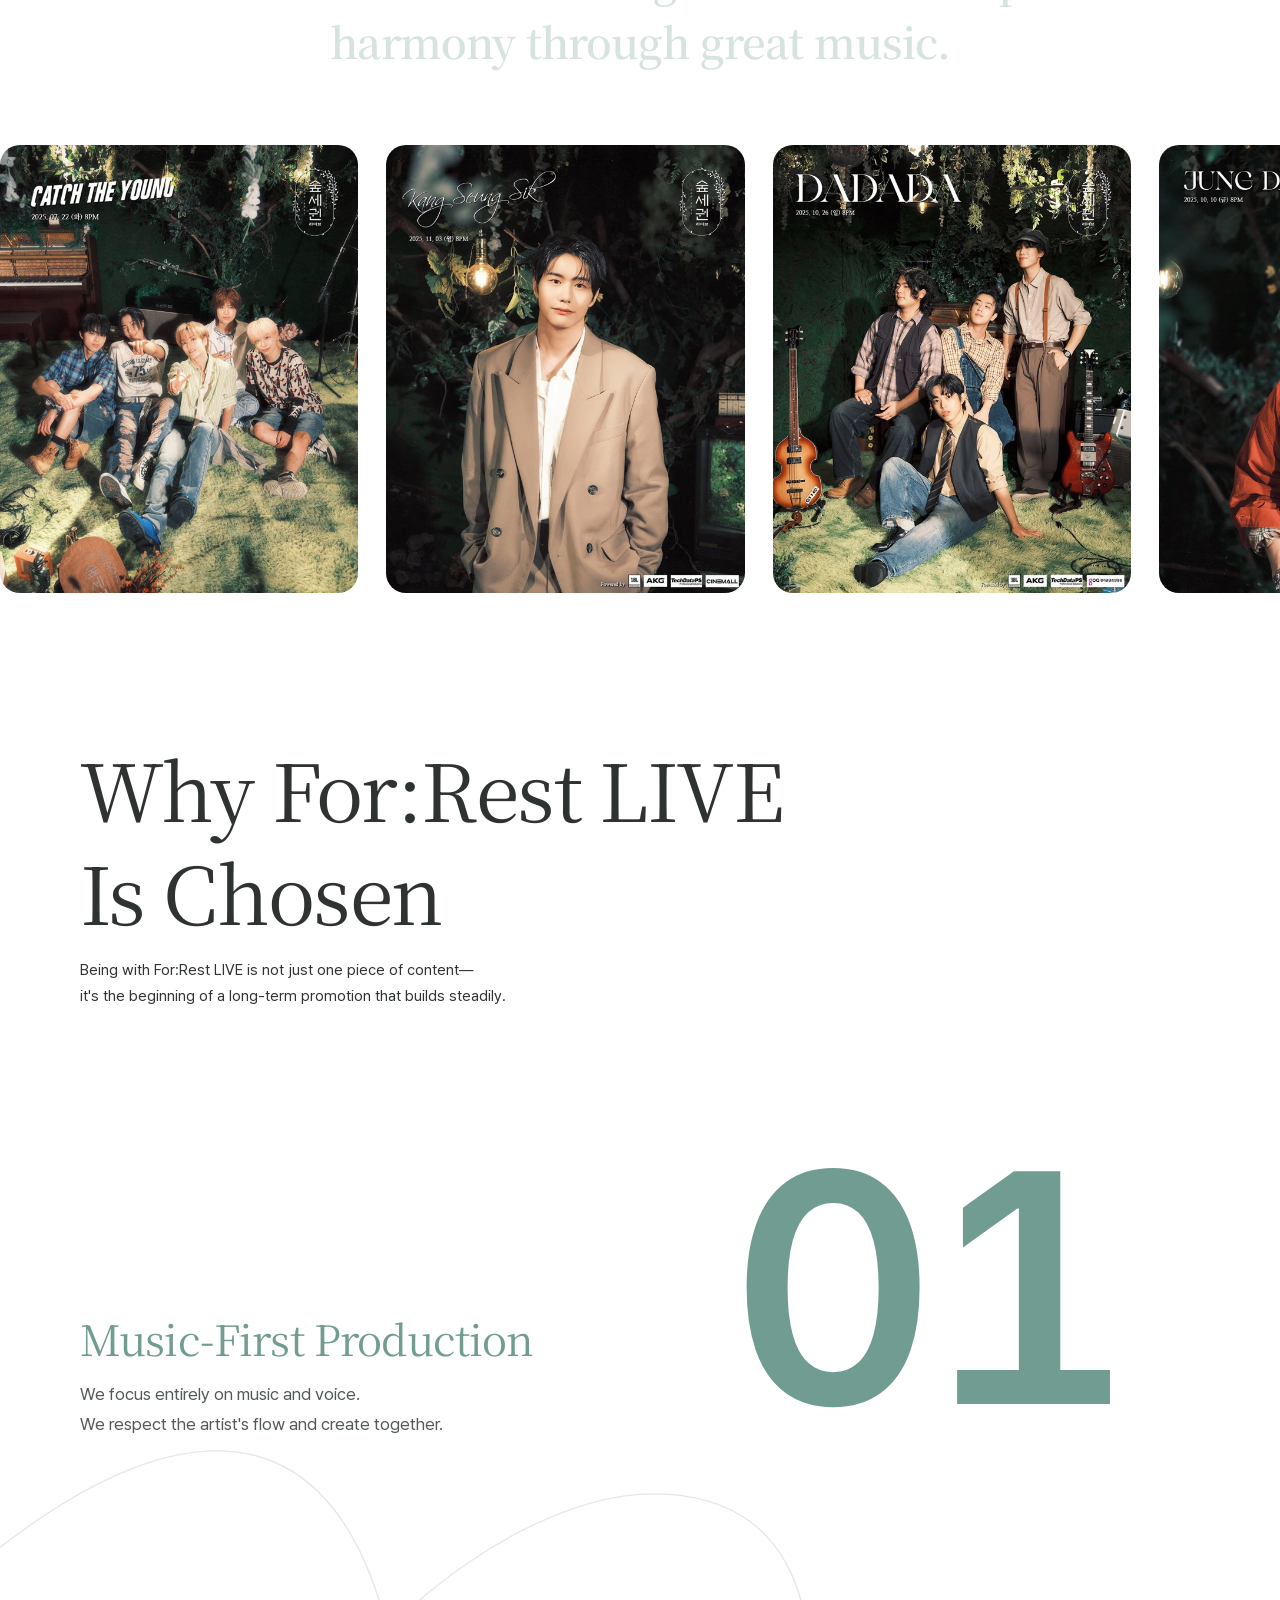
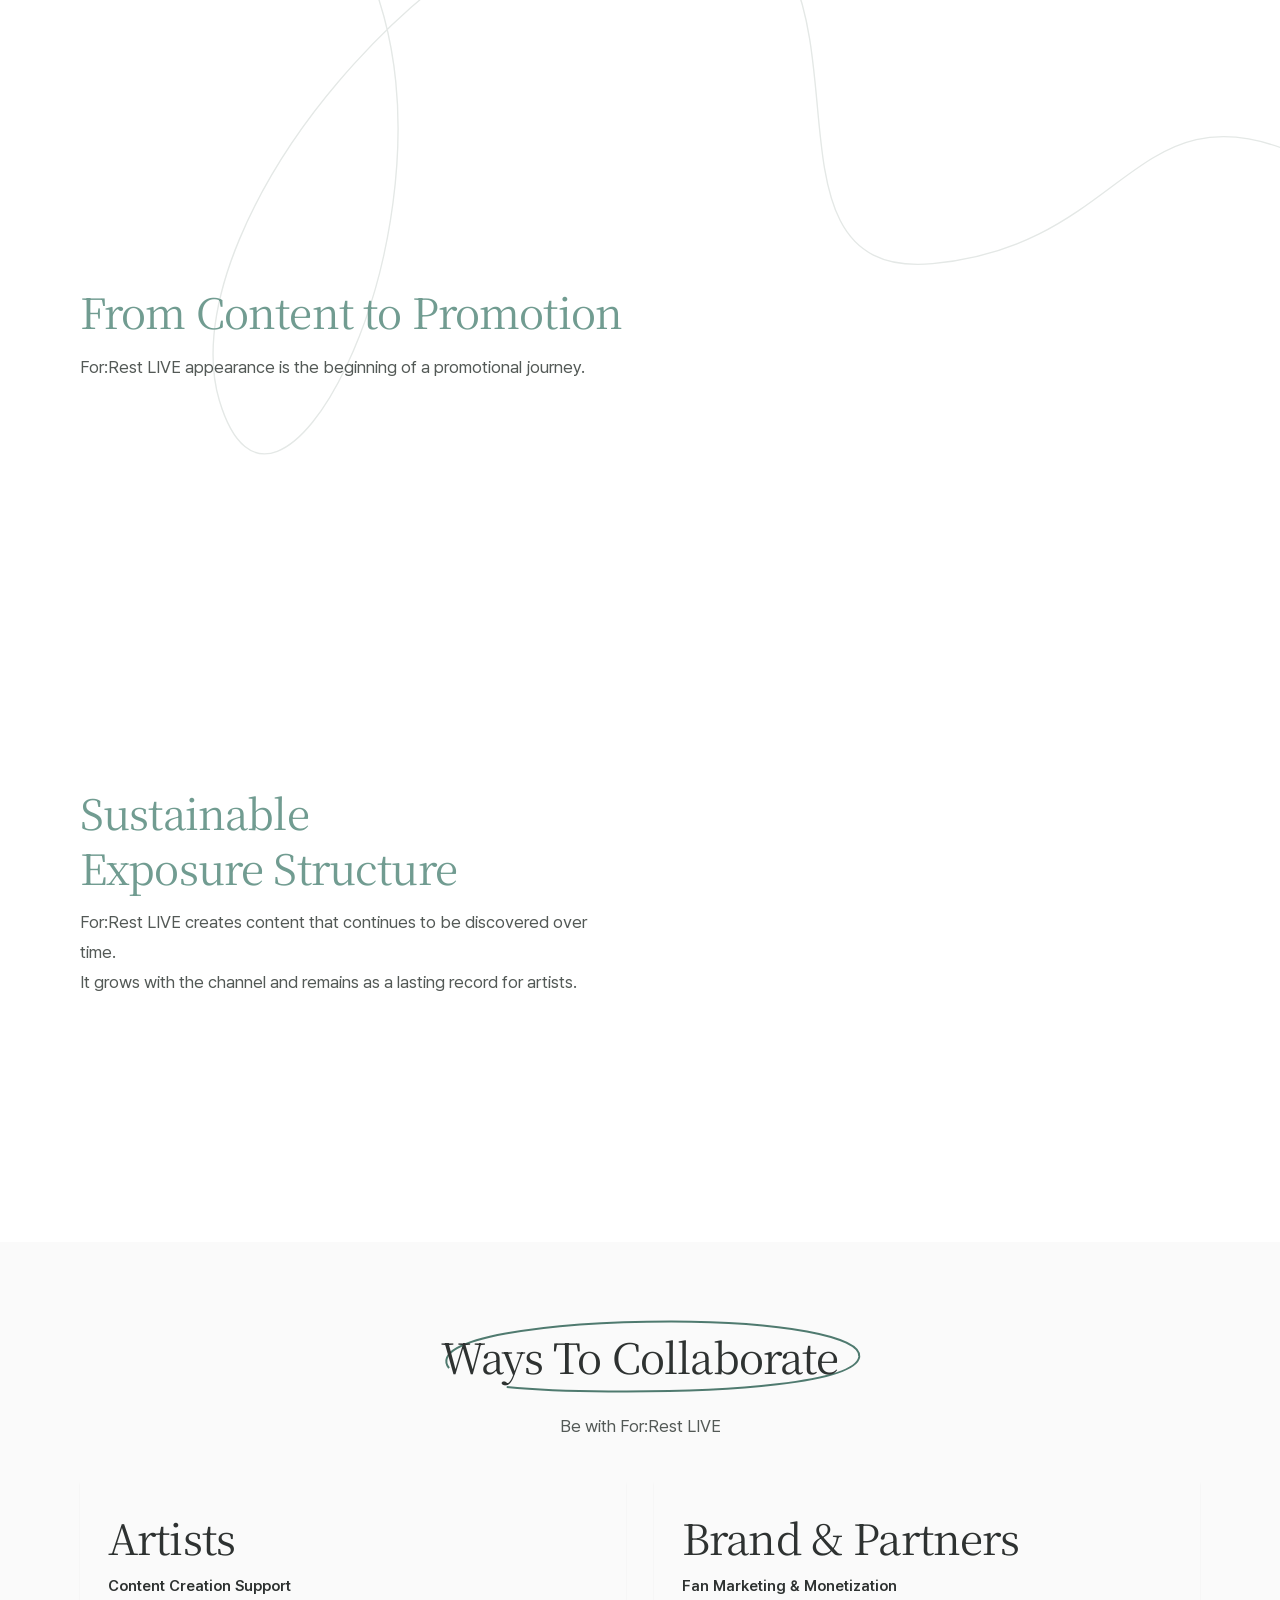
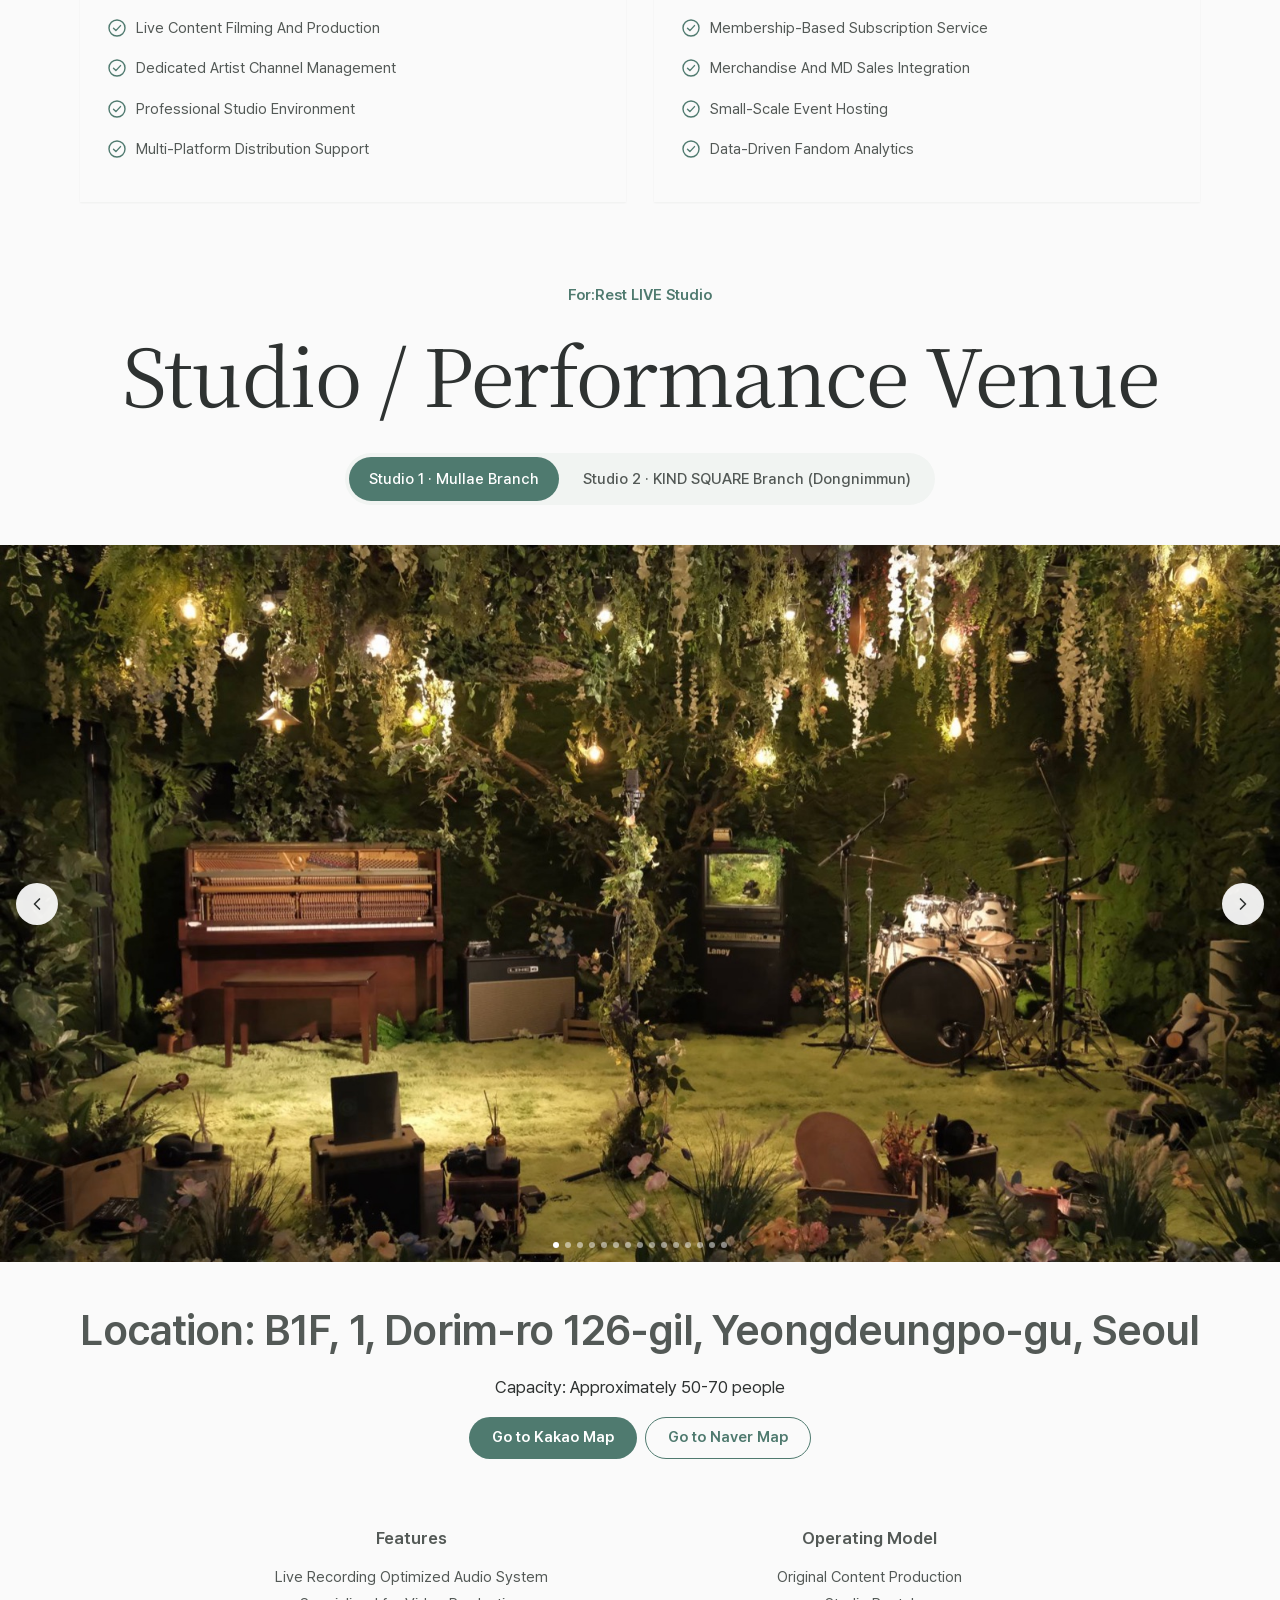
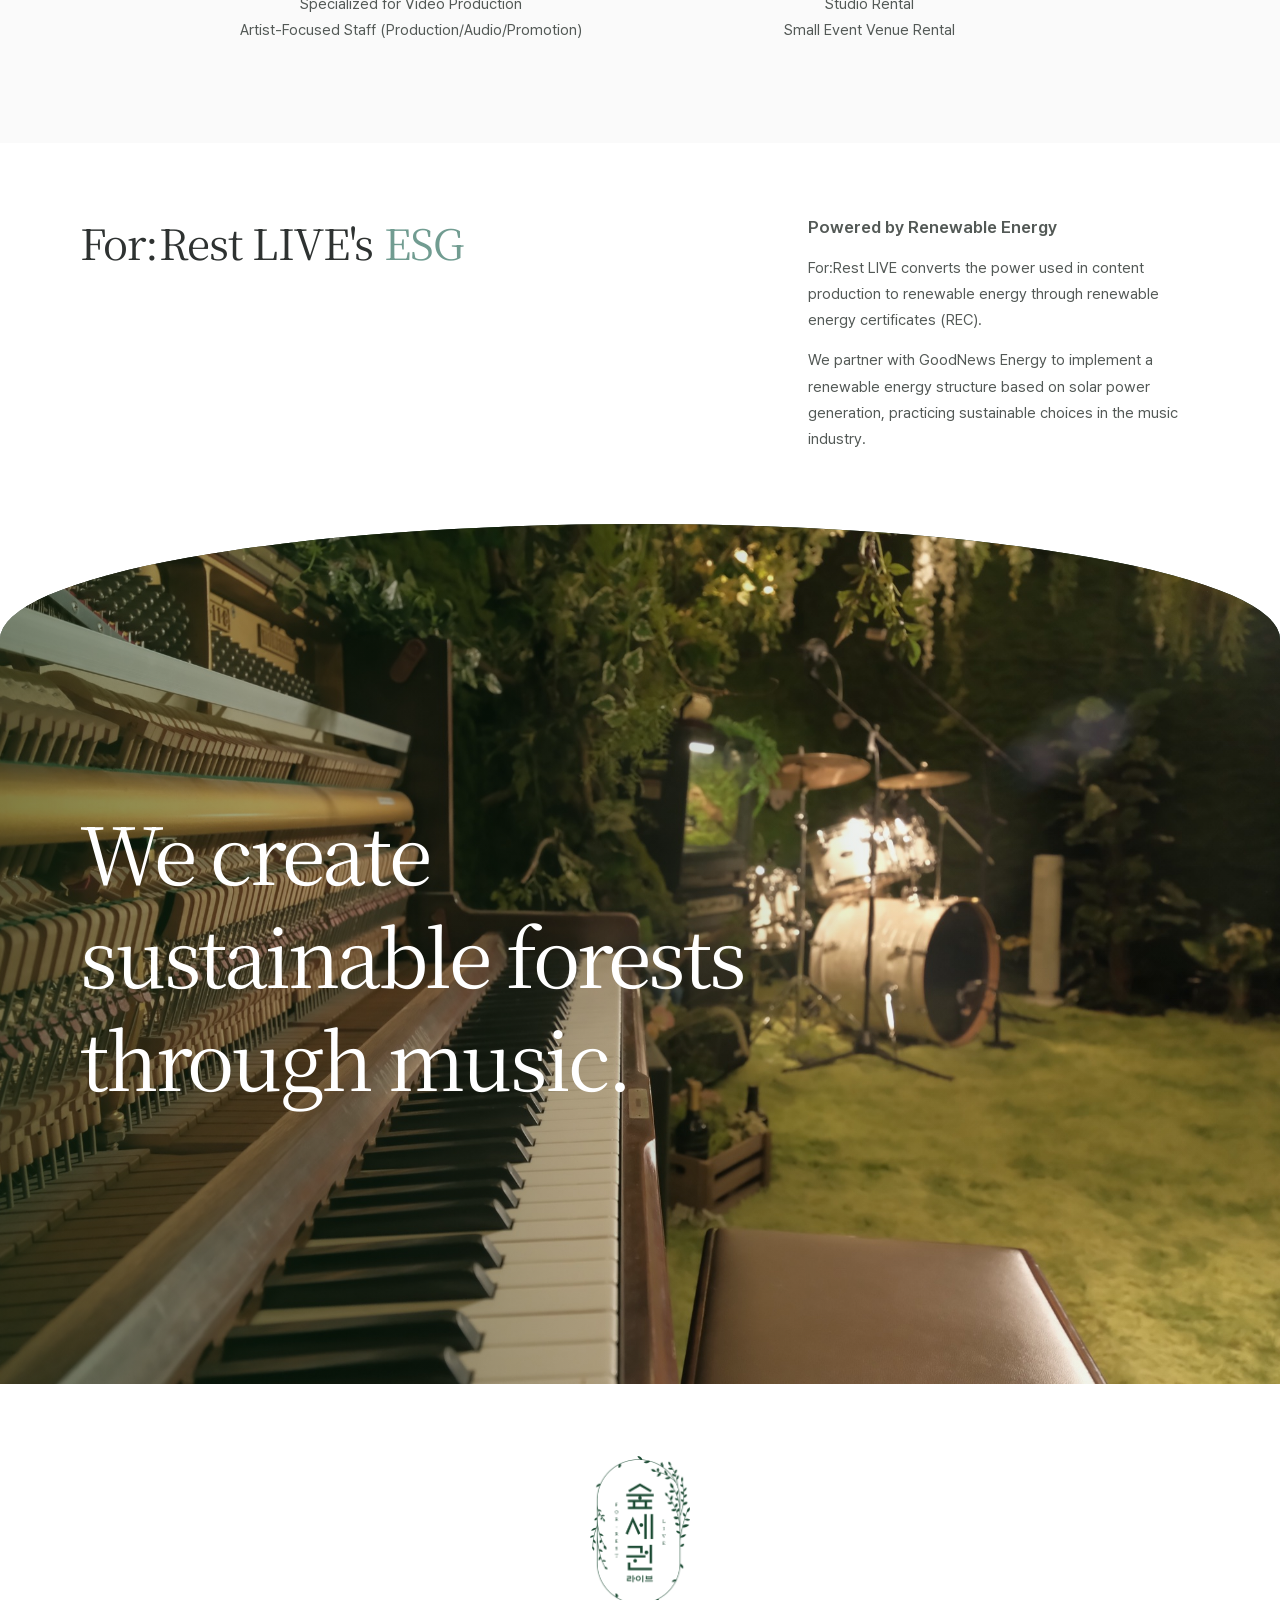
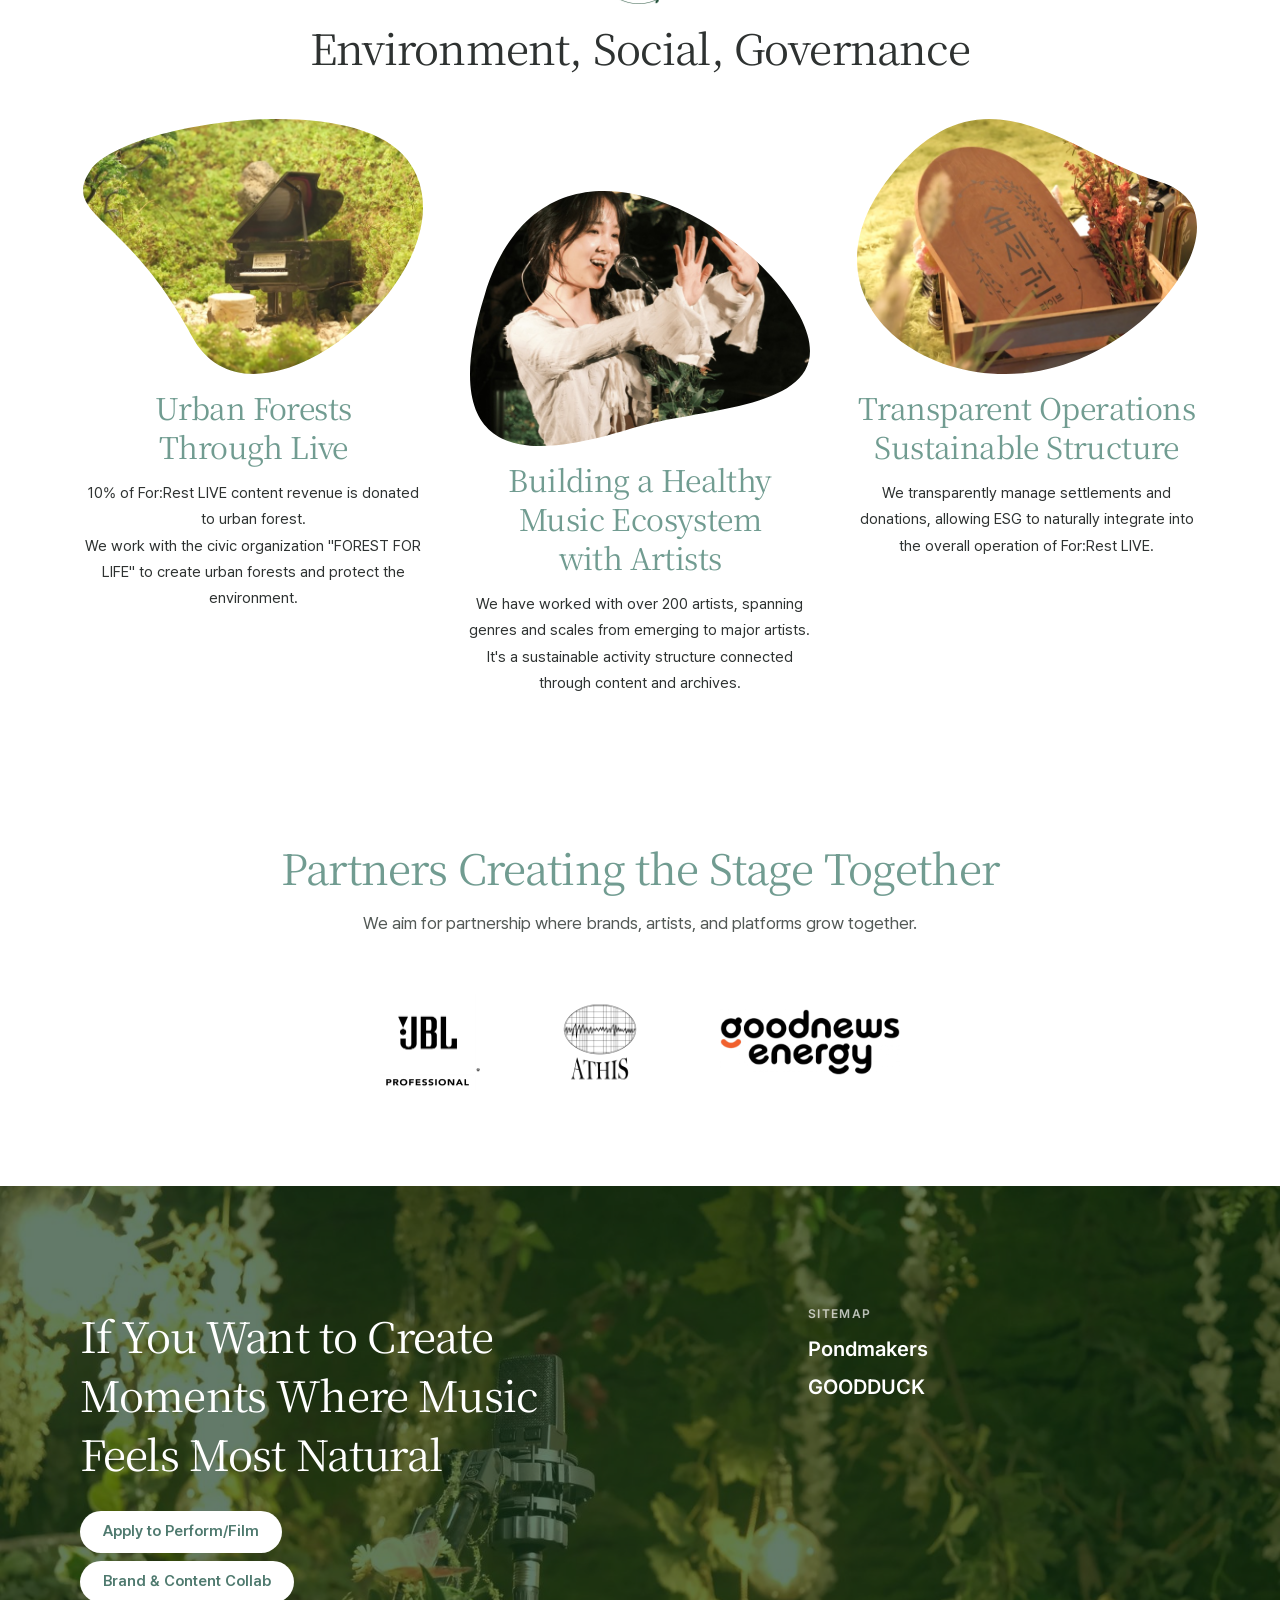
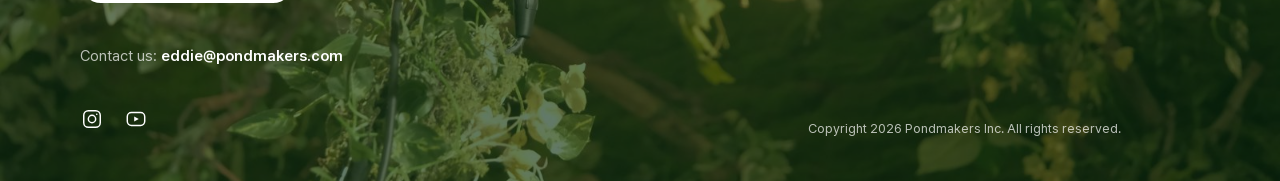
<file: home/en/index.html>
<!doctype html>
<html lang="en" data-lang="en">
<head>
<meta charset="utf-8">
<meta name="viewport" content="width=device-width, initial-scale=1, viewport-fit=cover">
<title>For:Rest LIVE | K-Pop &amp; K-Indie Live Music Studio in Seoul · Live Performance Video Content</title>
<meta name="description" content="Seoul&#x27;s music live studio for K-Pop, K-Band &amp; K-Indie. Capturing authentic live performances on video — real stages, real sound, real moments. International artists, build your presence in Korea here. ESG brand collaboration proposals are welcome.">
<meta property="og:type" content="website">
<meta property="og:site_name" content="For:Rest LIVE">
<meta property="og:title" content="For:Rest LIVE | K-Pop &amp; K-Indie Live Music Studio in Seoul · Live Performance Video Content">
<meta property="og:description" content="Seoul&#x27;s music live studio for K-Pop, K-Band &amp; K-Indie. Capturing authentic live performances on video — real stages, real sound, real moments. International artists, build your presence in Korea here. ESG brand collaboration proposals are welcome.">
<meta property="og:locale" content="en_US">
<meta property="og:url" content="https://forrestlive.com/en/">
<meta property="og:image" content="https://forrestlive.com/assets/home/og.jpg">
<meta property="og:image:width" content="1200">
<meta property="og:image:height" content="630">
<meta name="twitter:card" content="summary_large_image">
<meta name="twitter:image" content="https://forrestlive.com/assets/home/og.jpg">
<link rel="canonical" href="https://forrestlive.com/en/">
<link rel="alternate" hreflang="ko" href="https://forrestlive.com/">
<link rel="alternate" hreflang="en" href="https://forrestlive.com/en/">
<link rel="alternate" hreflang="ja" href="https://forrestlive.com/ja/">
<link rel="alternate" hreflang="x-default" href="https://forrestlive.com/en/">
<meta name="google-site-verification" content="Le_T4bmRPoWLiUSoGeb8VPwa8ro7DM0qvk60yCl9TRY">
<meta name="naver-site-verification" content="2d176ff285ea3bf50eb3356fc36ec396b9f63639">
<script type="application/ld+json">{"@context":"https://schema.org","@type":"Organization","name":"숲세권 라이브","alternateName":"For:Rest LIVE","url":"https://forrestlive.com/","logo":"https://forrestlive.com/assets/logo/logo-512.png","sameAs":["https://www.instagram.com/for_rest_live","https://www.youtube.com/@forrestlive","https://concert.forrestlive.com/"]}</script>
<meta name="theme-color" content="#ffffff">
<link rel="icon" href="/assets/logo/favicon.jpg">
<link rel="apple-touch-icon" href="/assets/logo/apple-touch-icon.png">
<link rel="stylesheet" href="/styles.css">
<link rel="stylesheet" href="/home/home.css">
</head>
<body>
<header class="site-header">
  <div class="wrap">
    <a class="logo" href="/en/" aria-label="For:Rest LIVE"><img src="/assets/logo/wordmark-forest.png" alt="For:Rest LIVE"></a>
    <button class="btn btn-book btn-sm h-menu-btn" type="button" id="menu-btn" aria-expanded="false" aria-controls="h-nav">Menu</button>
    <div class="h-nav" id="h-nav">
      <nav class="site-nav" aria-label="Main menu">
        <a href="#about">About</a>
        <a href="#content">Content</a>
        <a href="#business">Business</a>
        <a href="#esg">ESG</a>
        <a href="#contact">Contact</a>
        <a href="https://concert.forrestlive.com/">Concert</a>
      </nav>
      <nav class="h-lang" aria-label="Language">
        <a data-lang-link="ko" href="/" hreflang="ko" lang="ko">KO</a><a data-lang-link="en" href="/en/" hreflang="en" lang="en" aria-current="page">EN</a><a data-lang-link="ja" href="/ja/" hreflang="ja" lang="ja">JA</a>
      </nav>
    </div>
  </div>
</header>

<main>
  <section class="h-scene on-photo" id="scene" aria-labelledby="hero-title">
    <div class="h-stick">
      <div class="h-photo"><img id="scene-photo" src="/assets/img/stage.jpg" srcset="/assets/img/stage-sm.jpg 800w, /assets/img/stage.jpg 1600w" sizes="100vw" alt="The For:Rest LIVE stage, with a piano and drums beneath a moss wall and wisteria"></div>
      <div class="h-veil" id="scene-veil"></div>
      <!-- 스크롤을 따라 그려지는 선. 마지막 선이 굵어지며 다음 흰 화면이 된다 -->
      <svg class="h-lines" viewBox="0 0 1600 900" preserveAspectRatio="xMidYMid slice" fill="none" aria-hidden="true">
        <path class="ring" pathLength="1" d="M-60 800C270 730 600 500 720 300 790 170 760 96 700 96 610 96 560 300 640 480 730 680 1160 650 1680 300"/>
        <path class="ring" pathLength="1" d="M-60 910C300 830 660 560 780 320 860 150 790 30 680 34 540 40 480 300 580 520 690 760 1180 760 1680 420"/>
        <path class="line" pathLength="1" d="M-60 860C300 760 640 540 760 320 830 180 790 60 700 60 580 60 520 300 610 500 710 720 1160 710 1680 360"/>
        <path class="flood" d="M-60 860C300 760 640 540 760 320 830 180 790 60 700 60 580 60 520 300 610 500 710 720 1160 710 1680 360"/>
      </svg>
      <div class="wrap h-hero-copy" id="scene-hero">
        <h1 id="hero-title">A Pure Resonance<br>in the City,<br>For:Rest LIVE</h1>
        <div class="h-hero-side">
          <p>For:Rest LIVE is a music platform that records artists' moments, and a small forest in the city where music naturally lingers.</p>
          <p>We cherish breath over glamour, and memorable scenes over perfection. Here, each song becomes a tree, and these trees together form the forest of this place.</p>
          <p>A stage where artists shine most authentically, where quiet echoes grow.<br>That's For:Rest LIVE.</p>
          <div class="h-cta">
            <a class="btn btn-book" href="https://pondmakers.fillout.com/t/nyPDAvC3rAus" target="_blank" rel="noopener">Apply to Perform/Film</a>
            <a class="btn btn-line" href="https://pondmakers.fillout.com/t/dSHyMGjVaVus" target="_blank" rel="noopener">Brand &amp; Content Collab</a>
          </div>
        </div>
      </div>
      <div class="h-beat h-beat-city" id="about">
        <h2 data-reveal>A Place Where Music Breathes in the Middle of the City</h2>
        <p data-reveal>On a summer day in July 2021, For:Rest LIVE was born from a dream:<br>to create a space where those who sing and those who listen can be closer than ever.</p>
      </div>
      <div class="h-beat h-beat-grow" id="scene-grow">
        <h2 data-reveal>The music of For:Rest LIVE,<br>which first took root on a single stage,<br>grows and spreads—naturally expanding throughout the space.</h2>
      </div>
    </div>
  </section>

  <section class="h-section" id="content" aria-labelledby="original-title">
    <div class="wrap">
      <div class="h-head">
        <h2 id="original-title">Original Content</h2>
        <p>For:Rest Original Content<br>records live performances where artists are most naturally themselves,<br>captures unfiltered breath and the true warmth of music.</p>
      </div>
      <div class="h-cards">
        <a class="h-card" data-media="original.forest" href="https://www.youtube.com/channel/UCEDGYiAk2qmg63pamdGMHSQ" target="_blank" rel="noopener">
          <img src="/assets/home/content-forest.jpg" alt="" loading="lazy">
          <h3>For:Rest LIVE</h3>
          <p>A Studio in the Forest that Records the 'Authentical Moment'.<br>It's For:Rest's signature series where music lingers at its most natural temperature.</p>
        </a>
        <a class="h-card" data-media="original.wheels" href="https://youtube.com/playlist?list=PLKgvTUUZYIhVmKz1uQLk1nBspj2XoWUcb" target="_blank" rel="noopener">
          <img src="/assets/home/content-wheels.jpg" alt="" loading="lazy">
          <h3>Two Wheels Live</h3>
          <p>One take. One cart. One real moment.<br>Any place two wheels touch becomes a stage.</p>
        </a>
      </div>

      <div class="h-head h-head-next">
        <h2>Partners Content</h2>
        <p>When a brand meets For:Rest,<br>music deepens and stories spread further.</p>
        <p>We don't add messages; we let them naturally blend into the moment where music flows.<br>The scene created this way becomes one forest that the brand, artist, and audience will long remember.</p>
      </div>
      <div class="h-cards">
        <a class="h-card" data-media="partners.kcc" href="https://youtube.com/playlist?list=PLKgvTUUZYIhUK8MJodtS-p3fS3ln4oz_a" target="_blank" rel="noopener">
          <img src="/assets/home/partner-kcc.jpg" alt="" loading="lazy">
          <h3>KCC &lt;Forest to Future&gt; Concert</h3>
          <p>A For:Rest special live with KCC's 'Forest to Future' campaign.<br>We recorded the moment when season, forest, and music meet.<br>One song becomes a small forest. 💚</p>
        </a>
        <a class="h-card" data-media="partners.carol" href="https://www.youtube.com/playlist?list=PLKgvTUUZYIhWxTyEnHFlrh9ovr4k8aypG" target="_blank" rel="noopener">
          <img src="/assets/home/partner-carol.jpg" alt="" loading="lazy">
          <h3>Peterpanz X GOODDUCK &lt;X-mas Carol&gt;</h3>
          <p>A carol live with GOODDUCK Artists.<br>The seasonal mood completed with Touched, YEWON, Marychou, April 2nd, and 1/N.</p>
        </a>
      </div>
    </div>
  </section>

  <section class="h-philosophy" aria-labelledby="philosophy-text">
    <div class="wrap">
      <img class="h-emblem" src="/assets/logo/emblem-forest.png" alt="For:Rest LIVE emblem" loading="lazy">
      <p class="h-words" id="philosophy-text">For:Rest LIVE values artists' music and authenticity first. We've shared the stage with artists in perfect harmony through great music.</p>
    </div>
    <div class="h-marquee" id="marquee">
      <ul>
        <li><img src="/assets/home/artist-1.jpg" alt="An artist who performed at For:Rest LIVE" loading="lazy"></li>
        <li><img src="/assets/home/artist-2.jpg" alt="An artist who performed at For:Rest LIVE" loading="lazy"></li>
        <li><img src="/assets/home/artist-3.jpg" alt="An artist who performed at For:Rest LIVE" loading="lazy"></li>
        <li><img src="/assets/home/artist-4.jpg" alt="An artist who performed at For:Rest LIVE" loading="lazy"></li>
        <li><img src="/assets/home/artist-5.jpg" alt="An artist who performed at For:Rest LIVE" loading="lazy"></li>
        <li><img src="/assets/home/artist-6.jpg" alt="An artist who performed at For:Rest LIVE" loading="lazy"></li>
        <li><img src="/assets/home/artist-7.jpg" alt="An artist who performed at For:Rest LIVE" loading="lazy"></li>
        <li><img src="/assets/home/artist-8.jpg" alt="An artist who performed at For:Rest LIVE" loading="lazy"></li>
        <li><img src="/assets/home/artist-9.jpg" alt="An artist who performed at For:Rest LIVE" loading="lazy"></li>
      </ul>
    </div>
  </section>

  <section class="h-why" id="business" aria-labelledby="why-title">
    <svg class="h-why-curve" viewBox="0 0 1400 900" fill="none" aria-hidden="true"><path d="M-20 240C200 60 360 80 420 300c70 260-120 620-180 420S520 120 760 170c230 48 40 420 260 400s220-210 420-110"/></svg>
    <div class="wrap">
      <div class="h-why-head">
        <h2 id="why-title">Why For:Rest LIVE<br>Is Chosen</h2>
        <p>Being with For:Rest LIVE is not just one piece of content—<br>it's the beginning of a long-term promotion that builds steadily.</p>
      </div>
      <div class="h-steps">
        <ol>
          <li class="h-step"><span class="h-num" aria-hidden="true">01</span><h3>Music-First Production</h3><p>We focus entirely on music and voice.<br>We respect the artist's flow and create together.</p></li>
          <li class="h-step"><span class="h-num" aria-hidden="true">02</span><h3>From Content to Promotion</h3><p>For:Rest LIVE appearance is the beginning of a promotional journey.</p></li>
          <li class="h-step"><span class="h-num" aria-hidden="true">03</span><h3>Sustainable Exposure Structure</h3><p>For:Rest LIVE creates content that continues to be discovered over time.<br>It grows with the channel and remains as a lasting record for artists.</p></li>
        </ol>
        <div class="h-big-num" aria-hidden="true"><span id="big-num">01</span></div>
      </div>
    </div>
  </section>

  <section class="h-section h-soft" aria-labelledby="ways-title">
    <div class="wrap">
      <div class="h-head">
        <h2 class="h-circled" id="ways-title">
          <svg viewBox="0 0 320 90" preserveAspectRatio="none" fill="none" aria-hidden="true"><path pathLength="1" d="M26 58C10 26 96 8 182 8c76 0 134 16 132 38-3 28-92 38-176 37C62 82 14 72 10 50 8 34 60 14 150 10"/></svg>
          <span>Ways To Collaborate</span>
        </h2>
        <p>Be with For:Rest LIVE</p>
      </div>
      <div class="h-ways">
        <article class="panel">
          <h3>Artists</h3>
          <b>Content Creation Support</b>
          <ul>
            <li>Live Content Filming And Production</li>
            <li>Dedicated Artist Channel Management</li>
            <li>Professional Studio Environment</li>
            <li>Multi-Platform Distribution Support</li>
          </ul>
        </article>
        <article class="panel">
          <h3>Brand &amp; Partners</h3>
          <b>Fan Marketing &amp; Monetization</b>
          <ul>
            <li>Membership-Based Subscription Service</li>
            <li>Merchandise And MD Sales Integration</li>
            <li>Small-Scale Event Hosting</li>
            <li>Data-Driven Fandom Analytics</li>
          </ul>
        </article>
      </div>
    </div>
  </section>

  <section class="h-studio h-soft" aria-labelledby="studio-title">
    <div class="wrap">
      <div class="h-head">
        <span class="h-kicker">For:Rest LIVE Studio</span>
        <h2 class="h-title-lg" id="studio-title">Studio / Performance Venue</h2>
        <div class="h-seg" role="group" aria-label="Studio / Performance Venue">
          <button type="button" data-studio="mullae" aria-pressed="true">Studio 1 · Mullae Branch</button>
          <button type="button" data-studio="kind" aria-pressed="false">Studio 2 · KIND SQUARE Branch (Dongnimmun)</button>
        </div>
      </div>
    </div>
    <div class="h-carousel">
      <div class="h-track" id="track" tabindex="0">
        <div class="h-slide"><img src="/assets/venues/mullae/01.jpg" alt=""></div>
      </div>
      <button class="h-arrow h-prev" type="button" id="prev" aria-label="Previous photo"><svg viewBox="0 0 24 24" fill="none" stroke="currentColor" stroke-width="2" stroke-linecap="round" stroke-linejoin="round" aria-hidden="true"><path d="m15 6-6 6 6 6"/></svg></button>
      <button class="h-arrow h-next" type="button" id="next" aria-label="Next photo"><svg viewBox="0 0 24 24" fill="none" stroke="currentColor" stroke-width="2" stroke-linecap="round" stroke-linejoin="round" aria-hidden="true"><path d="m9 6 6 6-6 6"/></svg></button>
      <div class="h-dots" id="dots" aria-hidden="true"></div>
    </div>
    <div class="wrap">
      <div class="h-venue" data-venue-panel="mullae">
        <p class="h-loc">Location: B1F, 1, Dorim-ro 126-gil, Yeongdeungpo-gu, Seoul</p>
        <p class="h-cap">Capacity: Approximately 50-70 people</p>
        <div class="h-cta h-cta-row">
          <a class="btn btn-book" href="https://kko.to/kw-dHtomYf" target="_blank" rel="noopener">Go to Kakao Map</a>
          <a class="btn btn-line" href="https://naver.me/FhU0bsR4" target="_blank" rel="noopener">Go to Naver Map</a>
        </div>
      </div>
      <div class="h-venue" data-venue-panel="kind" hidden>
        <p class="h-loc">Location: B1F, KIND SQUARE, 8, Sajik-ro, Jongno-gu, Seoul</p>
        <p class="h-cap">Capacity: Approximately 120 people</p>
        <div class="h-cta h-cta-row">
          <a class="btn btn-book" href="https://place.map.kakao.com/2140818521" target="_blank" rel="noopener">Go to Kakao Map</a>
          <a class="btn btn-line" href="https://map.naver.com/p/entry/place/2043943713" target="_blank" rel="noopener">Go to Naver Map</a>
        </div>
      </div>
      <div class="h-spec">
        <div class="panel">
          <h3>Features</h3>
          <ul>
            <li>Live Recording Optimized Audio System</li>
            <li>Specialized for Video Production</li>
            <li>Artist-Focused Staff (Production/Audio/Promotion)</li>
          </ul>
        </div>
        <div class="panel">
          <h3>Operating Model</h3>
          <ul>
            <li>Original Content Production</li>
            <li>Studio Rental</li>
            <li>Small Event Venue Rental</li>
          </ul>
        </div>
      </div>
    </div>
  </section>

  <section class="h-esg" id="esg" aria-labelledby="esg-title">
    <div class="wrap h-esg-intro">
      <h2 id="esg-title">For:Rest LIVE's <em>ESG</em></h2>
      <div>
        <h3>Powered by Renewable Energy</h3>
        <p>For:Rest LIVE converts the power used in content production to renewable energy through renewable energy certificates (REC).</p>
        <p>We partner with GoodNews Energy to implement a renewable energy structure based on solar power generation, practicing sustainable choices in the music industry.</p>
      </div>
    </div>
    <figure class="h-quote on-photo">
      <img src="/assets/home/quote.jpg" srcset="/assets/home/quote-sm.jpg 900w, /assets/home/quote.jpg 2000w" sizes="100vw" alt="A piano and drums on the For:Rest LIVE stage" loading="lazy">
      <blockquote class="wrap">We create<br>sustainable forests<br>through music.</blockquote>
    </figure>
    <div class="wrap h-esg-grid">
      <img class="h-emblem h-emblem-sm" src="/assets/logo/emblem-forest.png" alt="For:Rest LIVE emblem" loading="lazy">
      <h2>Environment, Social, Governance</h2>
      <div class="h-esg-cols">
        <article>
          <img class="h-blob b1" src="/assets/home/esg-1.jpg" alt="Urban forest activity" loading="lazy">
          <h3>Urban Forests<br>Through Live</h3>
          <p>10% of For:Rest LIVE content revenue is donated to urban forest.<br>We work with the civic organization "FOREST FOR LIFE" to create urban forests and protect the environment.</p>
        </article>
        <article>
          <img class="h-blob b2" src="/assets/home/esg-2.jpg" alt="An artist singing" loading="lazy">
          <h3>Building a Healthy Music Ecosystem<br>with Artists</h3>
          <p>We have worked with over 200 artists, spanning genres and scales from emerging to major artists.<br>It's a sustainable activity structure connected through content and archives.</p>
        </article>
        <article>
          <img class="h-blob b3" src="/assets/home/esg-3.jpg" alt="A prop on the For:Rest LIVE stage" loading="lazy">
          <h3>Transparent Operations<br>Sustainable Structure</h3>
          <p>We transparently manage settlements and donations, allowing ESG to naturally integrate into the overall operation of For:Rest LIVE.</p>
        </article>
      </div>
    </div>
  </section>

  <section class="h-section" aria-labelledby="logos-title">
    <div class="wrap">
      <div class="h-head">
        <h2 id="logos-title">Partners Creating the Stage Together</h2>
        <p>We aim for partnership where brands, artists, and platforms grow together.</p>
      </div>
      <ul class="h-logos">
        <li><img src="/assets/home/logo-jbl.png" alt="JBL Professional" loading="lazy"></li>
        <li><img src="/assets/home/logo-athis.png" alt="ATHIS" loading="lazy"></li>
        <li><img src="/assets/home/logo-goodnews.png" alt="Goodnews Energy" loading="lazy"></li>
      </ul>
    </div>
  </section>
</main>

<footer class="h-footer on-photo" id="contact">
  <img src="/assets/img/microphone.jpg" alt="" loading="lazy">
  <div class="wrap">
    <div>
      <h2>If You Want to Create Moments Where Music Feels Most Natural</h2>
      <div class="h-cta">
        <a class="btn btn-book" href="https://pondmakers.fillout.com/t/nyPDAvC3rAus" target="_blank" rel="noopener">Apply to Perform/Film</a>
        <a class="btn btn-book" href="https://pondmakers.fillout.com/t/dSHyMGjVaVus" target="_blank" rel="noopener">Brand &amp; Content Collab</a>
      </div>
      <p class="h-mail"><span>Contact us:</span> <a href="mailto:eddie@pondmakers.com">eddie@pondmakers.com</a></p>
      <nav class="h-social" aria-label="Social media">
        <a href="https://www.instagram.com/for_rest_live/" target="_blank" rel="noopener" aria-label="Instagram"><svg viewBox="0 0 24 24" fill="none" stroke="currentColor" stroke-width="1.6" aria-hidden="true"><rect x="3" y="3" width="18" height="18" rx="5"/><circle cx="12" cy="12" r="4"/><circle cx="17.2" cy="6.8" r=".9" fill="currentColor" stroke="none"/></svg></a>
        <a href="https://www.youtube.com/channel/UCEDGYiAk2qmg63pamdGMHSQ" target="_blank" rel="noopener" aria-label="YouTube"><svg viewBox="0 0 24 24" fill="none" stroke="currentColor" stroke-width="1.6" aria-hidden="true"><rect x="2.5" y="5" width="19" height="14" rx="4.5"/><path d="m10 9.2 5 2.8-5 2.8z" fill="currentColor" stroke="none"/></svg></a>
      </nav>
    </div>
    <div class="h-footer-side">
      <nav aria-label="Related sites">
        <span class="label">Sitemap</span>
        <a href="https://www.pondmakers.com/" target="_blank" rel="noopener">Pondmakers</a>
        <a href="https://goodduck.io/" target="_blank" rel="noopener">GOODDUCK</a>
      </nav>
      <p class="h-copy">Copyright 2026 Pondmakers Inc. All rights reserved.</p>
    </div>
  </div>
</footer>

<script src="/home/home.js"></script>
</body>
</html>
</file>
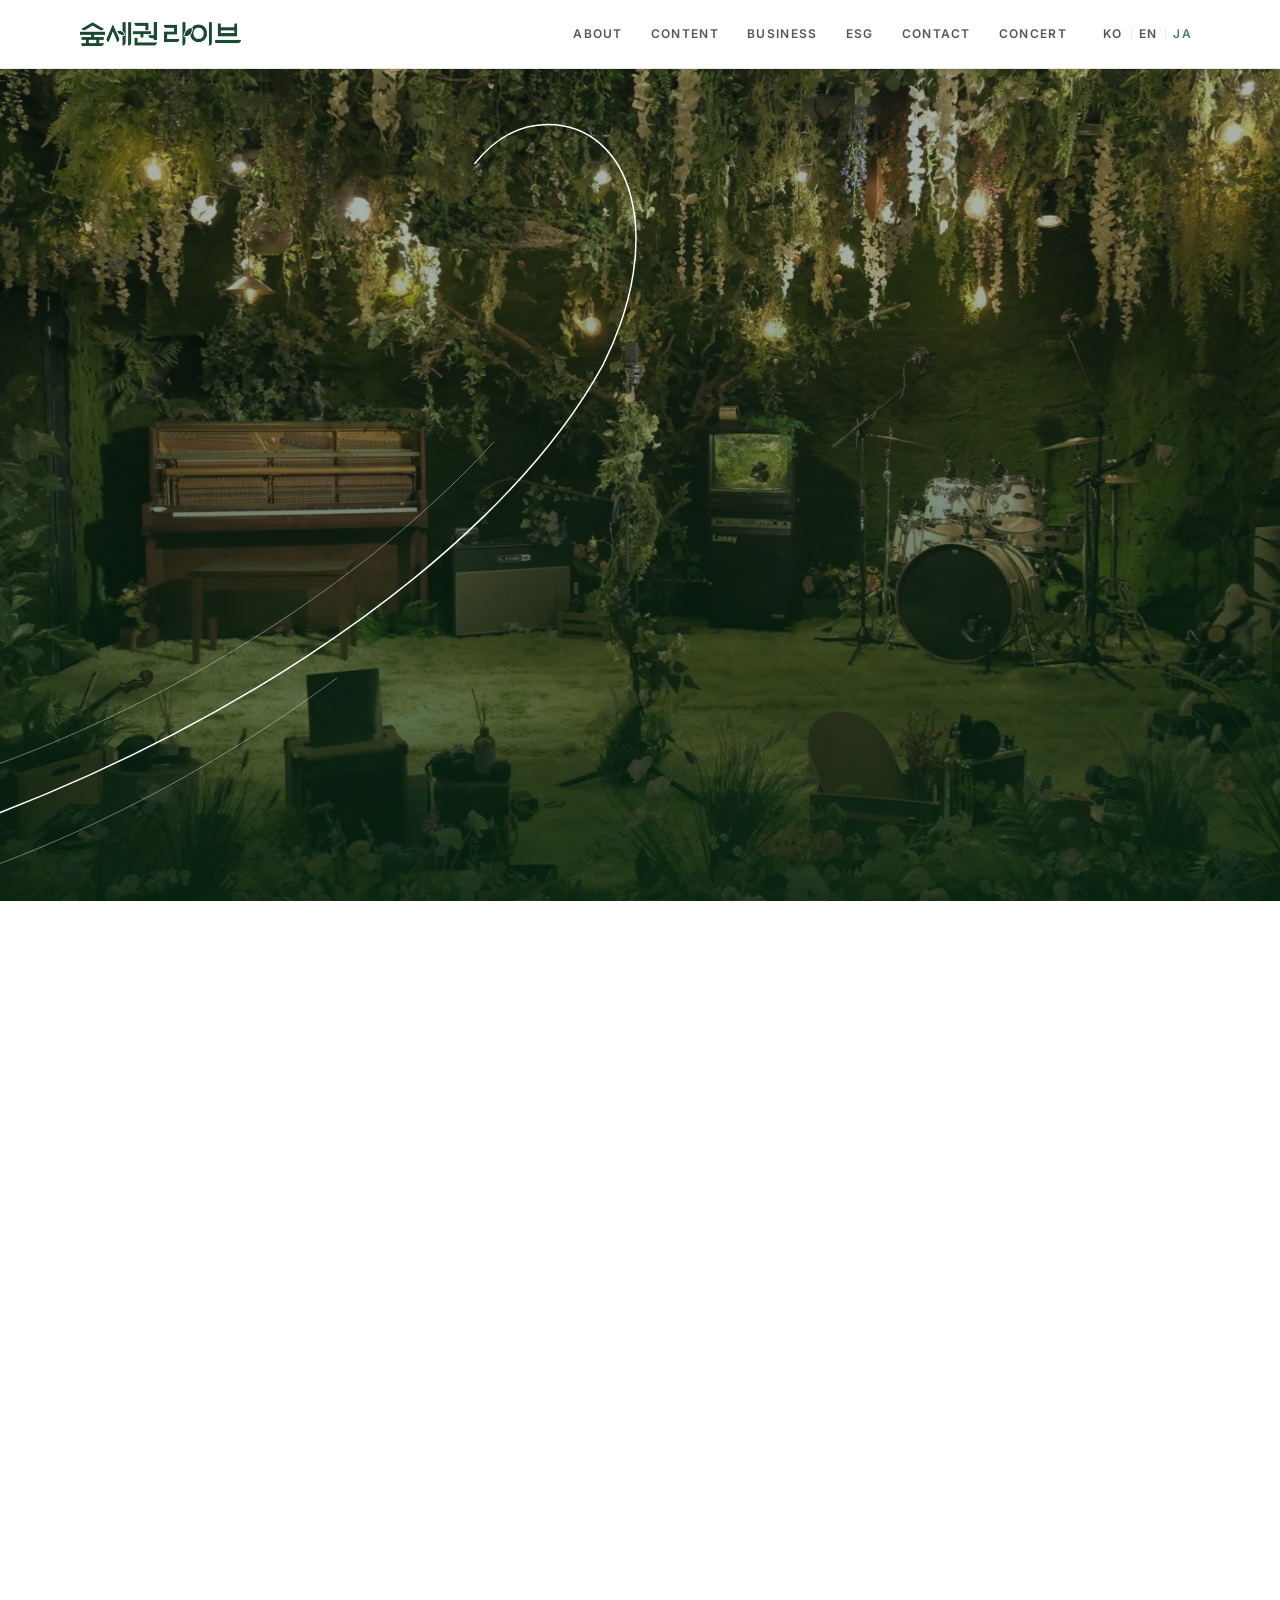
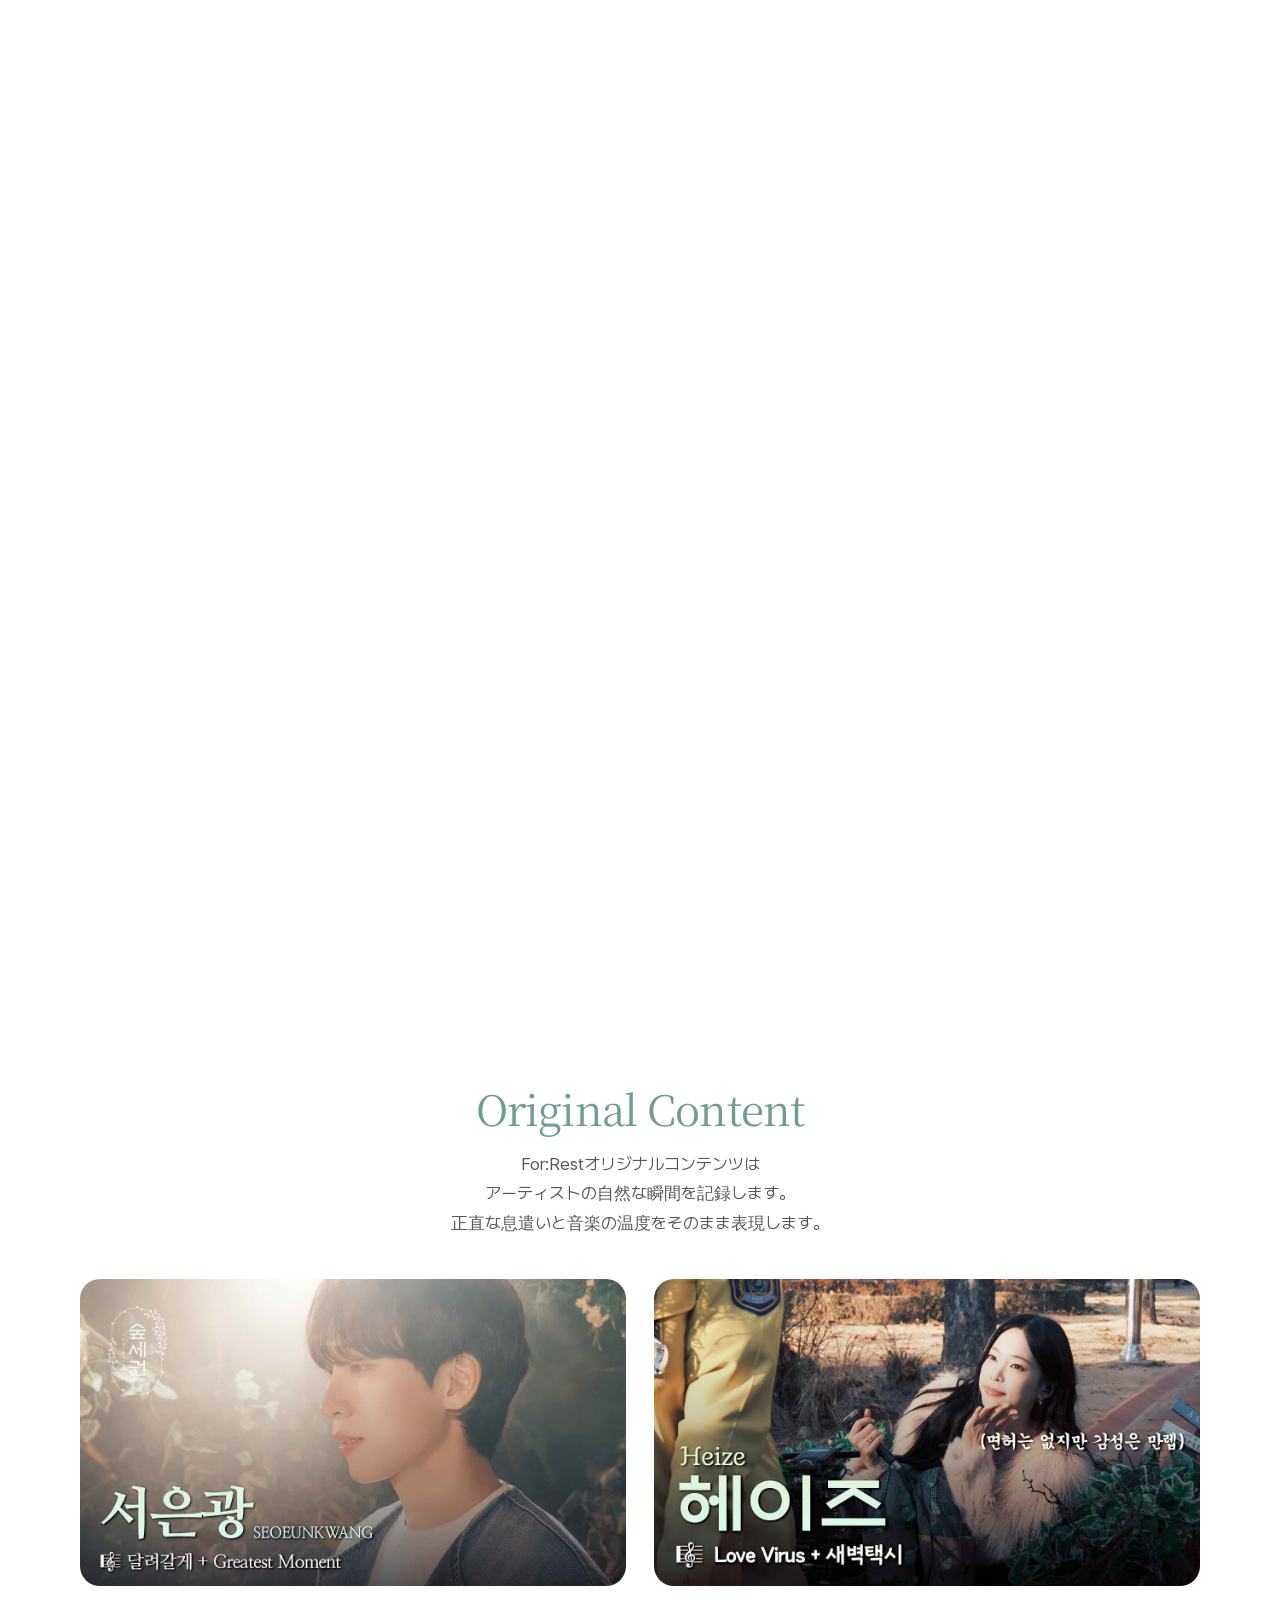
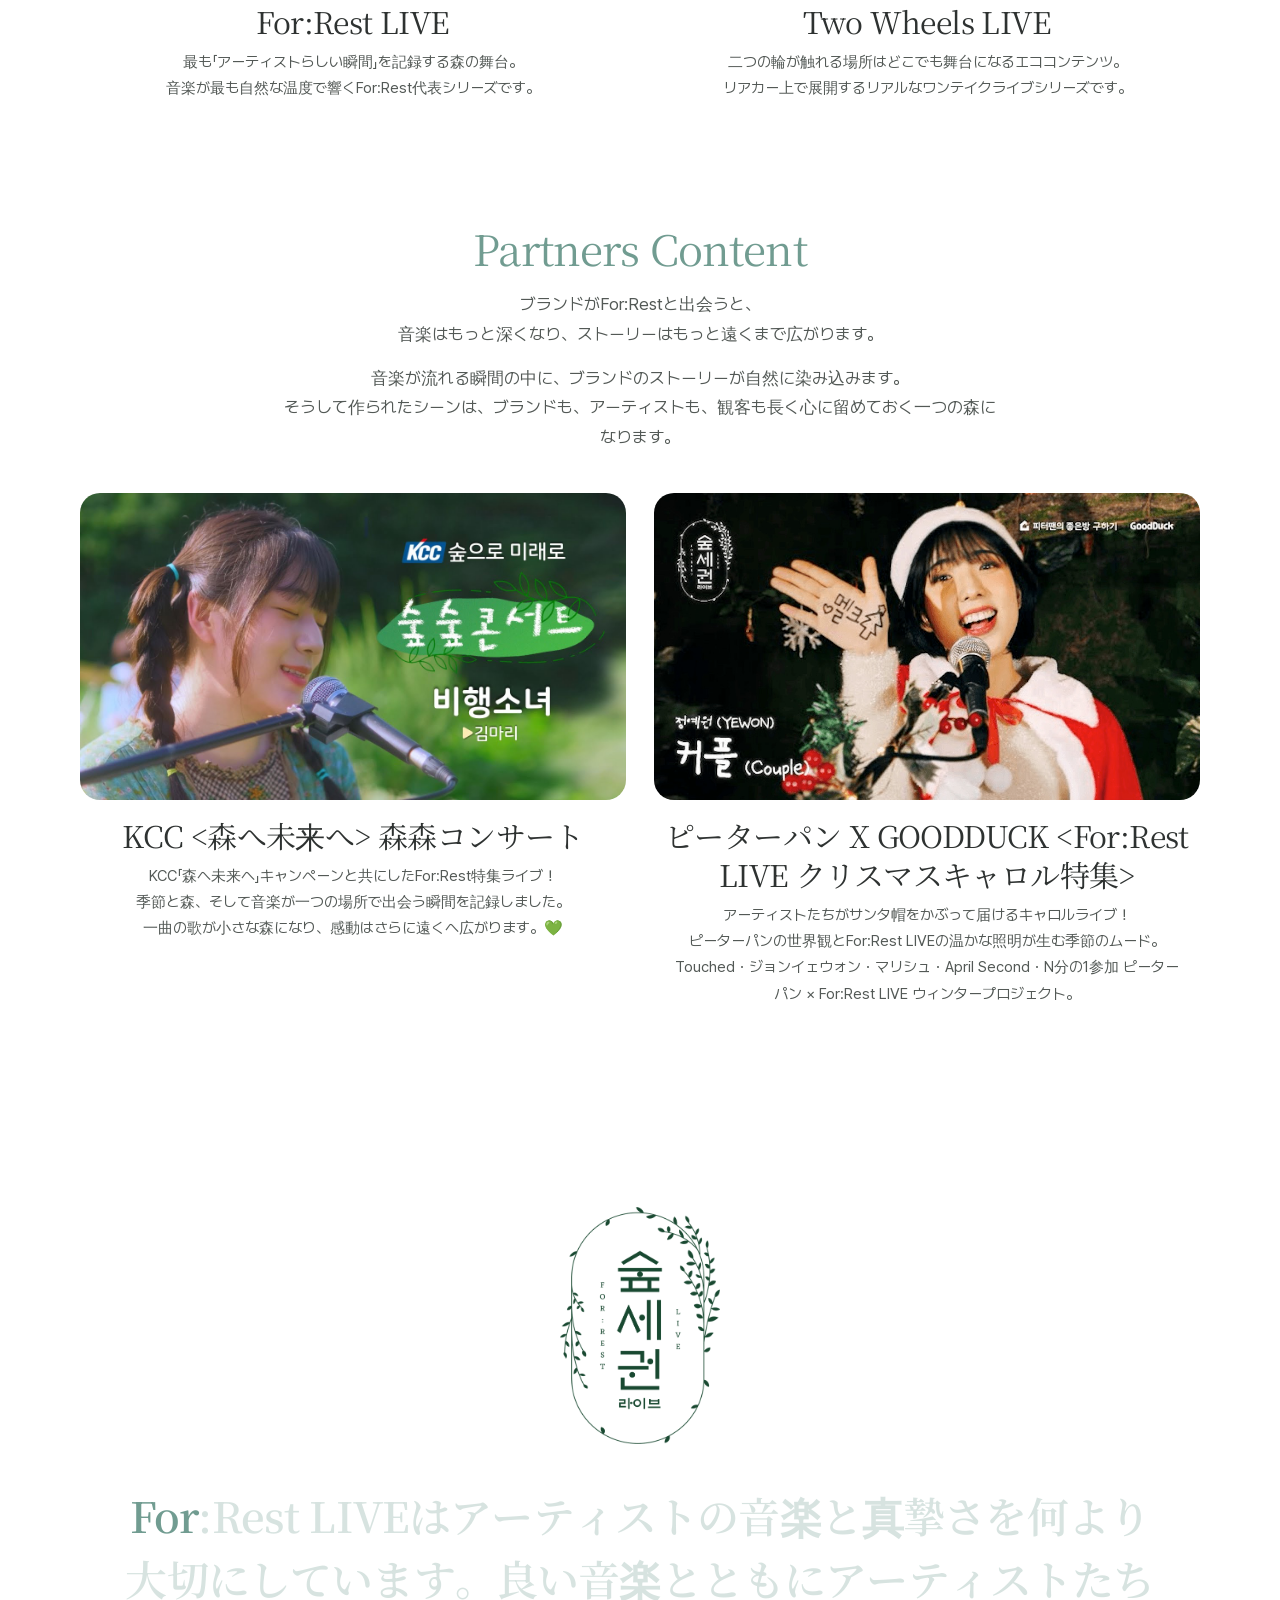
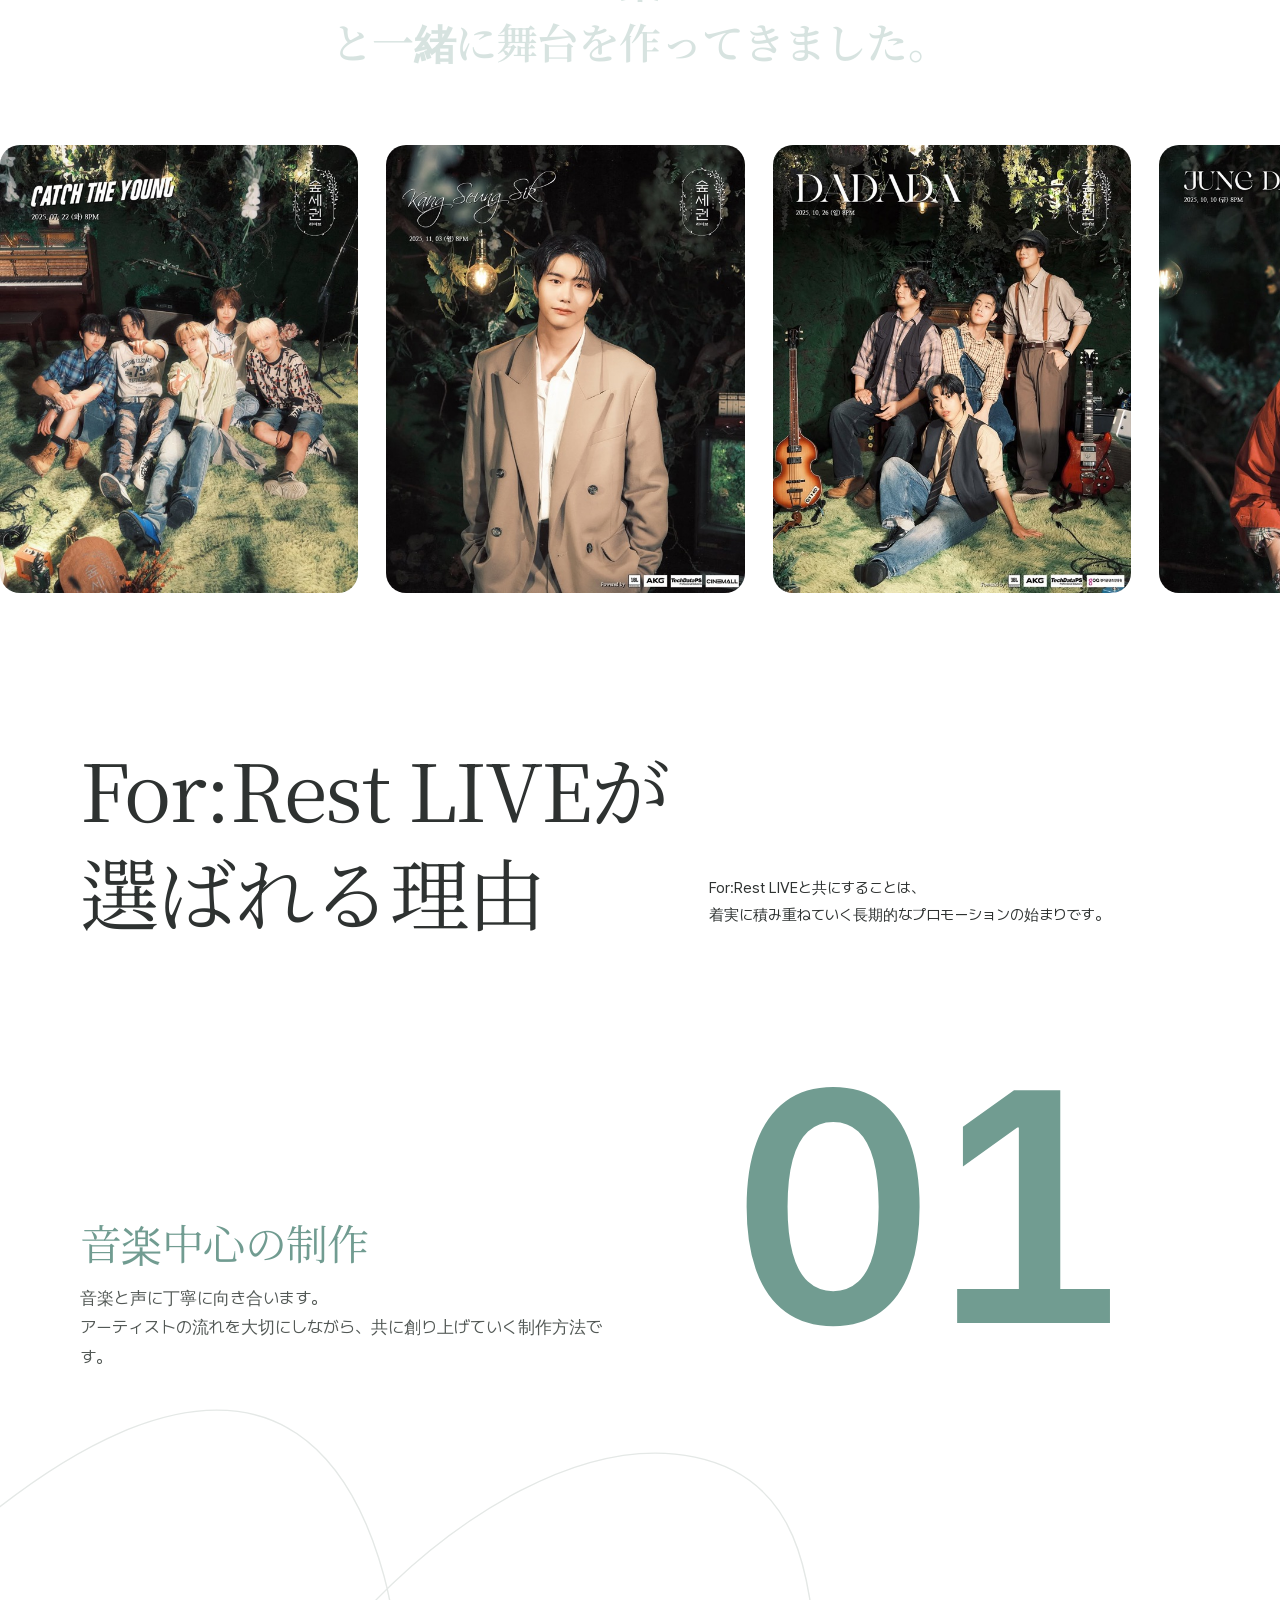
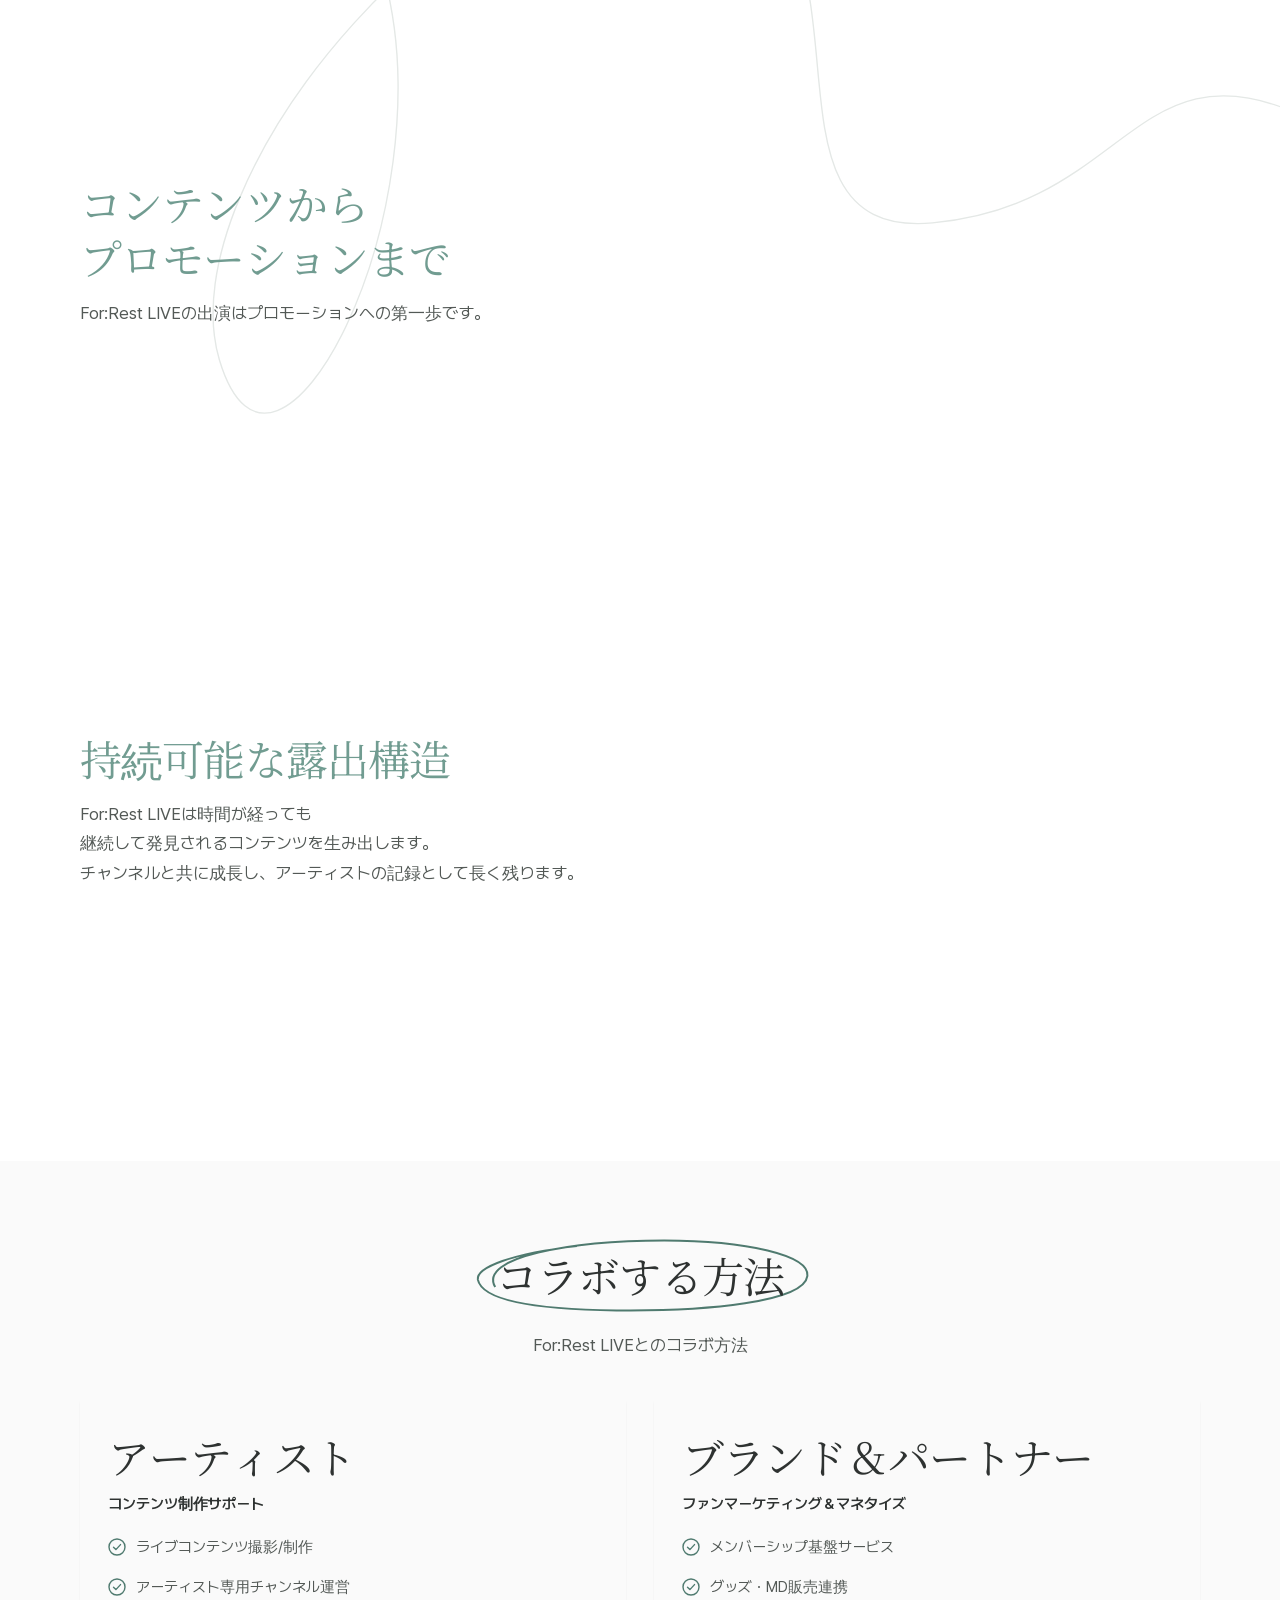
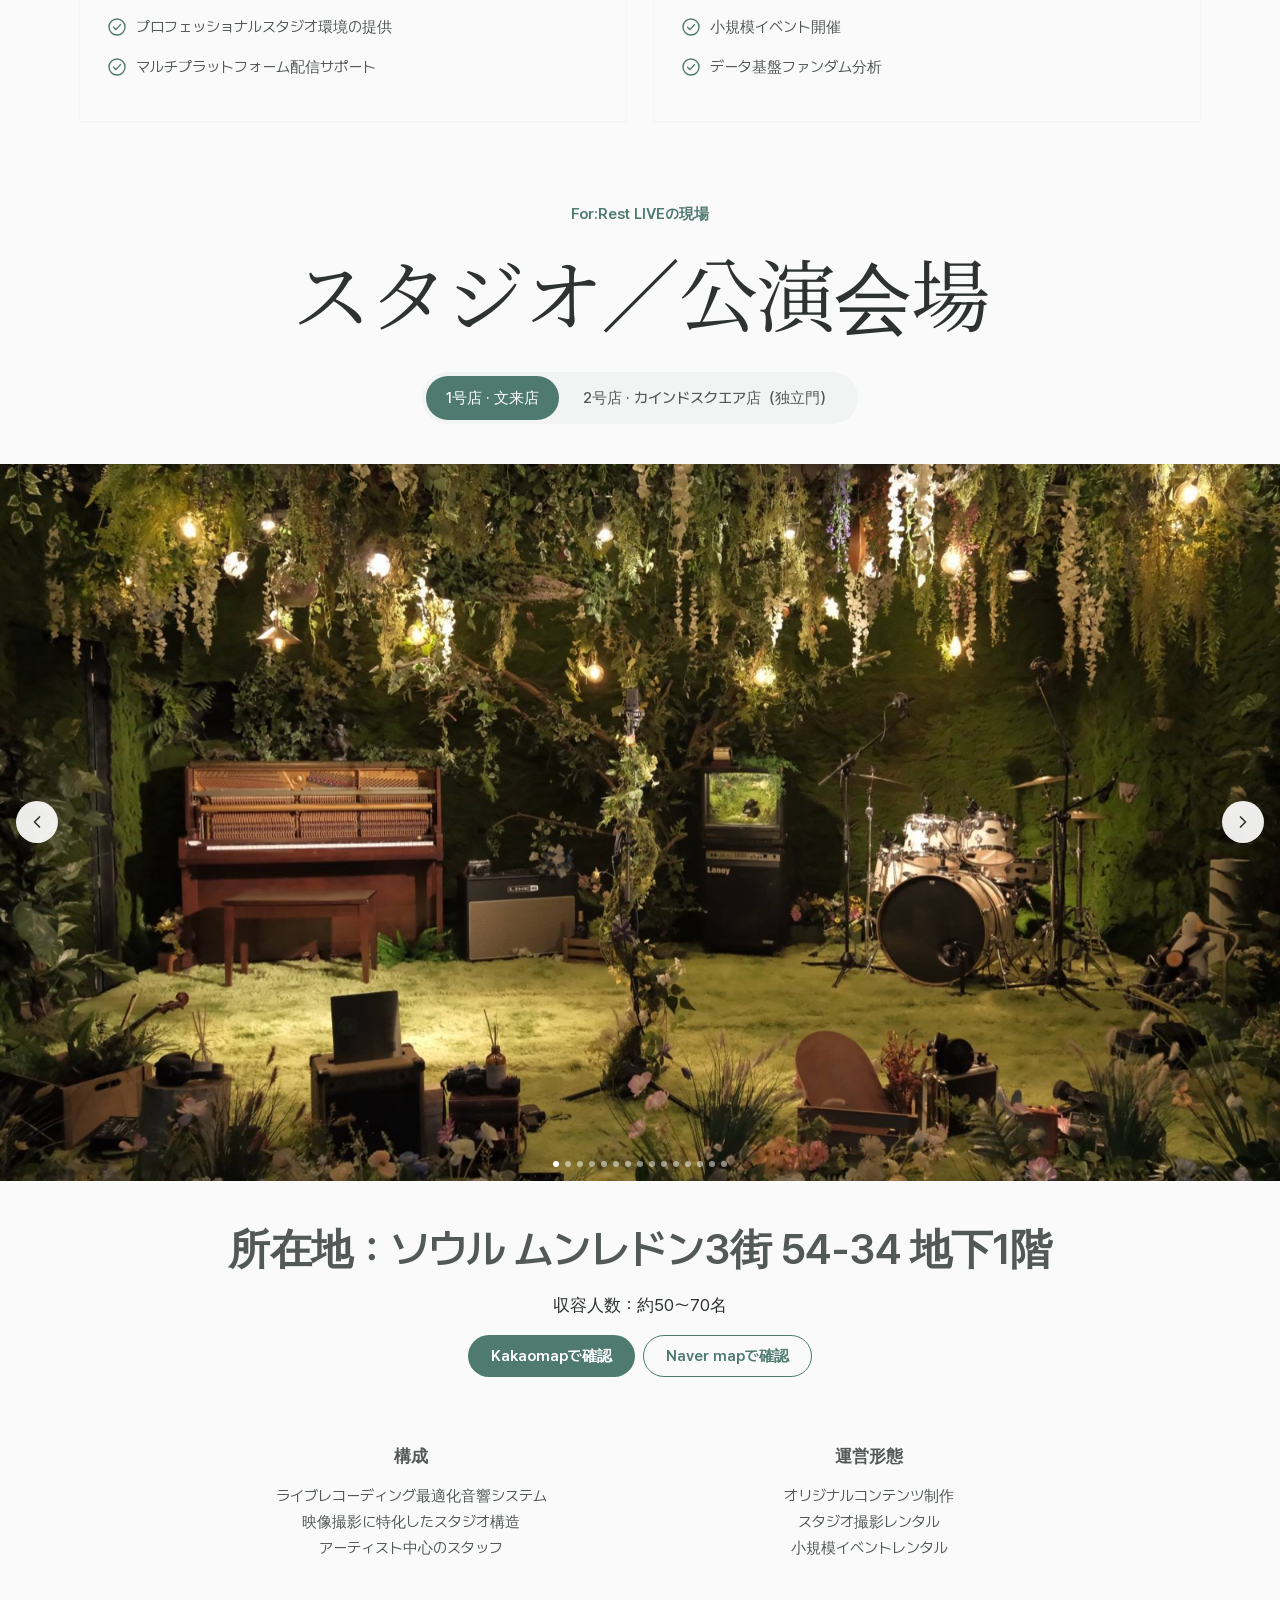
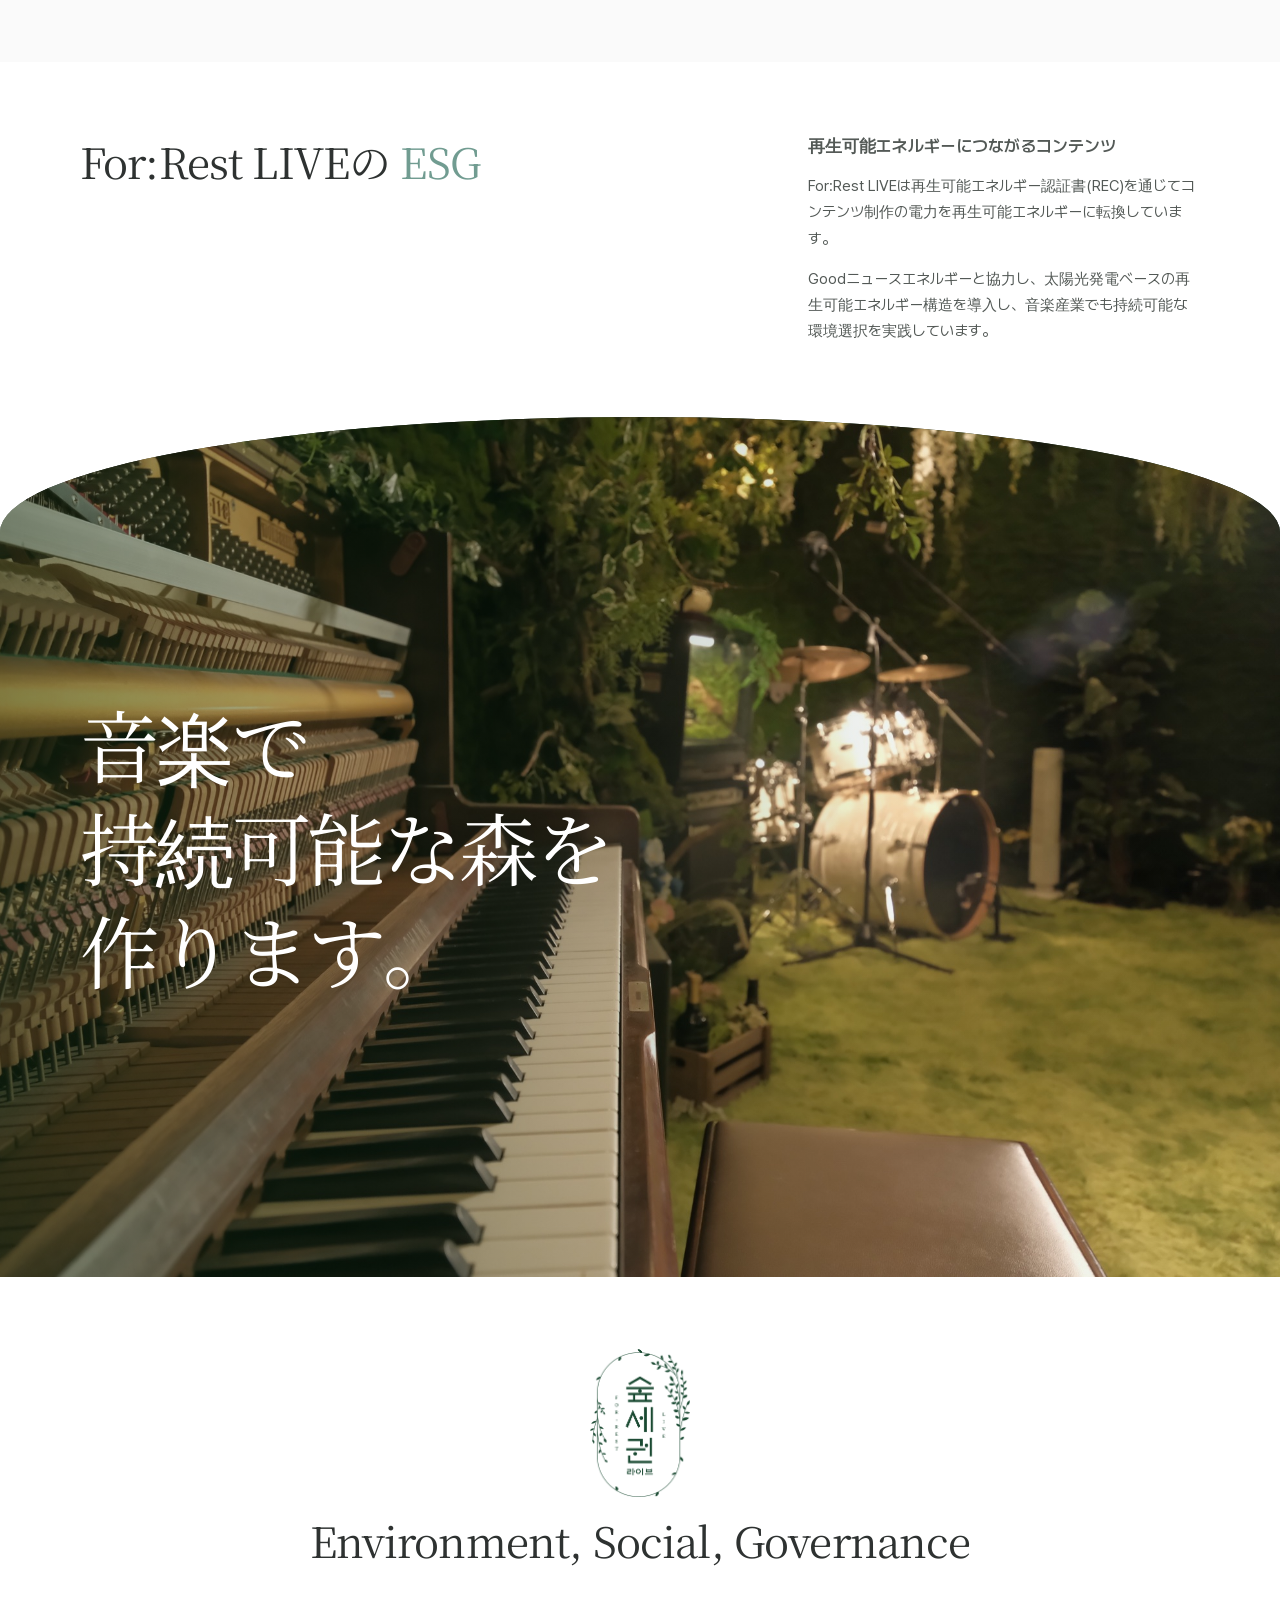
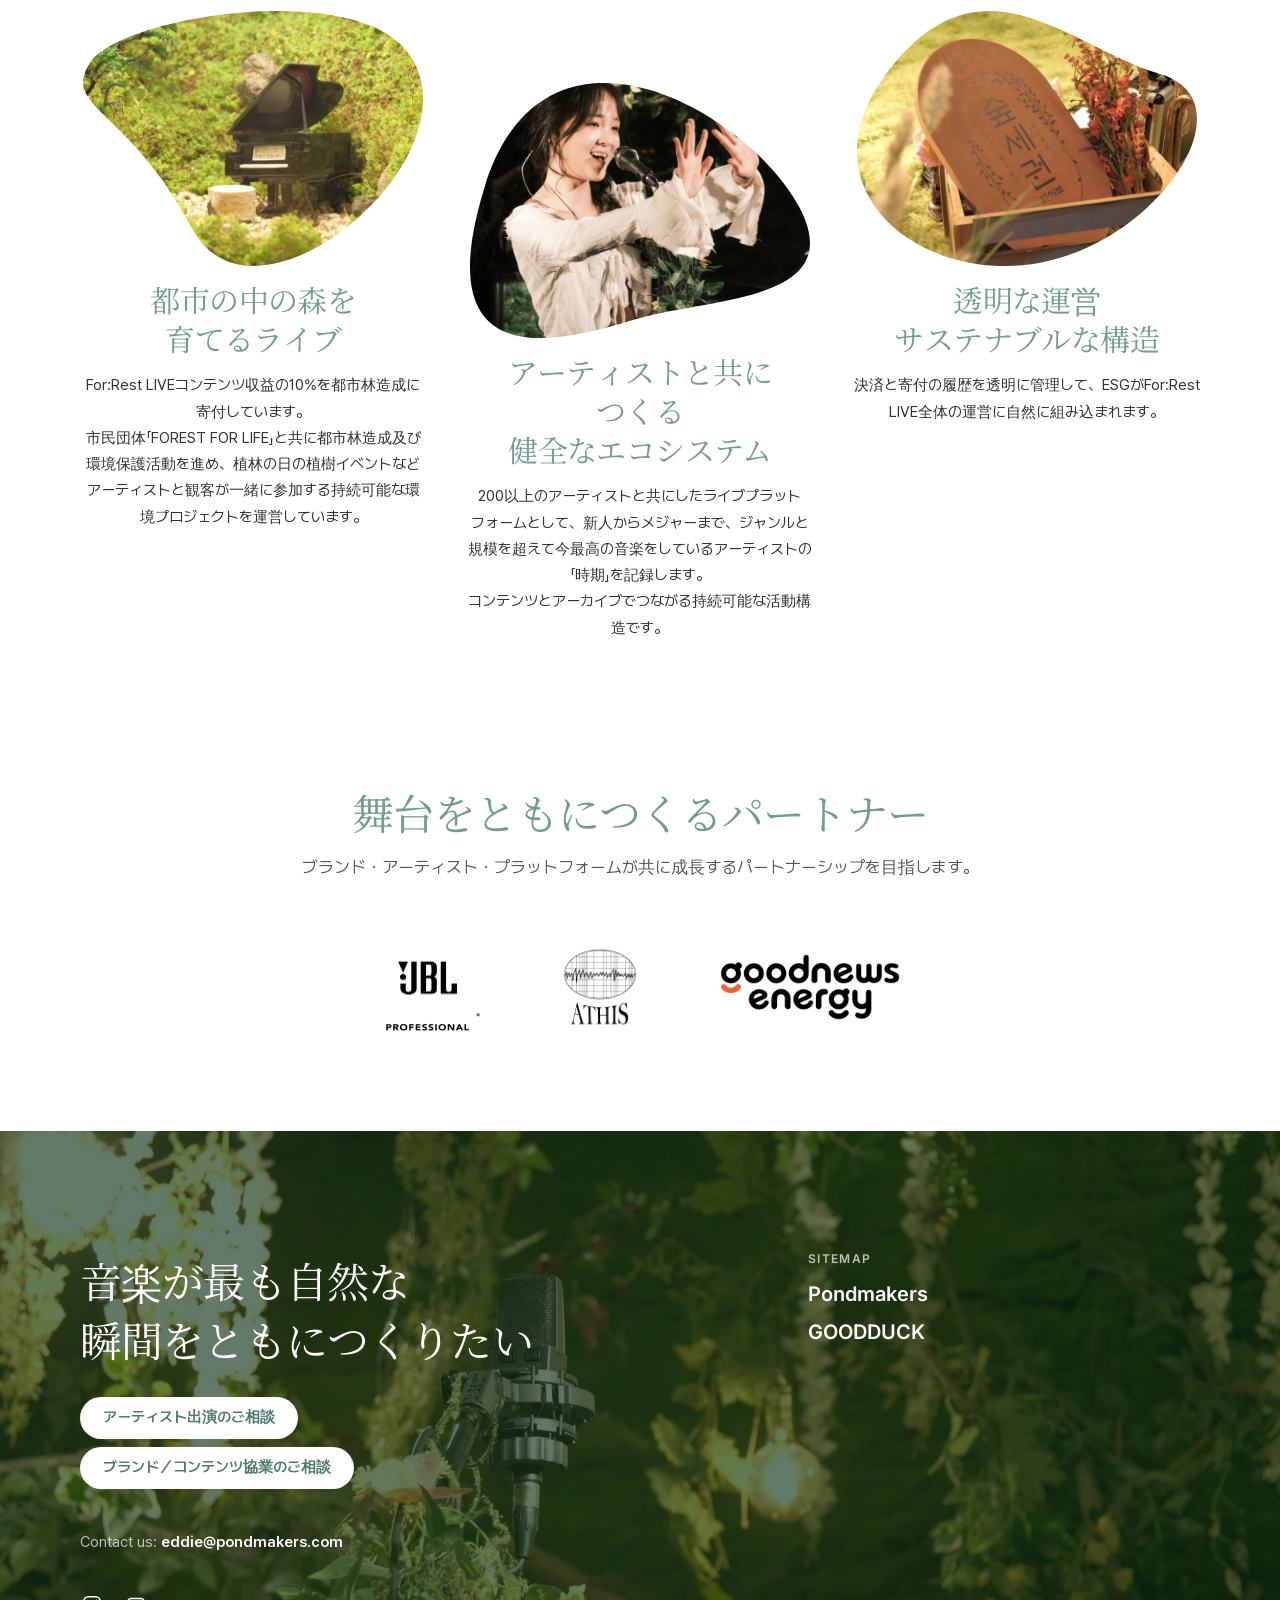
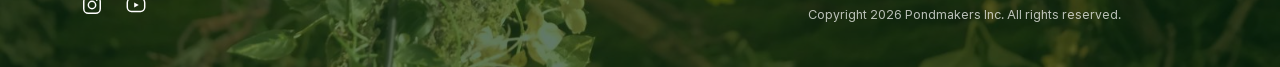
<file: home/ja/index.html>
<!doctype html>
<html lang="ja" data-lang="ja">
<head>
<meta charset="utf-8">
<meta name="viewport" content="width=device-width, initial-scale=1, viewport-fit=cover">
<title>For:Rest LIVE | ソウルのK-Pop・K-Indieライブスタジオ｜ライブパフォーマンス映像制作</title>
<meta name="description" content="K-Pop・K-Band・K-Indieアーティストのための、ソウル発ライブスタジオ。現場のパフォーマンスをそのまま映像に収めるライブコンテンツを制作しています。韓国進出を目指す海外アーティストも歓迎。ESGブランドとのコラボレーションのご提案もお待ちしております。">
<meta property="og:type" content="website">
<meta property="og:site_name" content="For:Rest LIVE">
<meta property="og:title" content="For:Rest LIVE | ソウルのK-Pop・K-Indieライブスタジオ｜ライブパフォーマンス映像制作">
<meta property="og:description" content="K-Pop・K-Band・K-Indieアーティストのための、ソウル発ライブスタジオ。現場のパフォーマンスをそのまま映像に収めるライブコンテンツを制作しています。韓国進出を目指す海外アーティストも歓迎。ESGブランドとのコラボレーションのご提案もお待ちしております。">
<meta property="og:locale" content="ja_JP">
<meta property="og:url" content="https://forrestlive.com/ja/">
<meta property="og:image" content="https://forrestlive.com/assets/home/og.jpg">
<meta property="og:image:width" content="1200">
<meta property="og:image:height" content="630">
<meta name="twitter:card" content="summary_large_image">
<meta name="twitter:image" content="https://forrestlive.com/assets/home/og.jpg">
<link rel="canonical" href="https://forrestlive.com/ja/">
<link rel="alternate" hreflang="ko" href="https://forrestlive.com/">
<link rel="alternate" hreflang="en" href="https://forrestlive.com/en/">
<link rel="alternate" hreflang="ja" href="https://forrestlive.com/ja/">
<link rel="alternate" hreflang="x-default" href="https://forrestlive.com/en/">
<meta name="google-site-verification" content="Le_T4bmRPoWLiUSoGeb8VPwa8ro7DM0qvk60yCl9TRY">
<meta name="naver-site-verification" content="2d176ff285ea3bf50eb3356fc36ec396b9f63639">
<script type="application/ld+json">{"@context":"https://schema.org","@type":"Organization","name":"숲세권 라이브","alternateName":"For:Rest LIVE","url":"https://forrestlive.com/","logo":"https://forrestlive.com/assets/logo/logo-512.png","sameAs":["https://www.instagram.com/for_rest_live","https://www.youtube.com/@forrestlive","https://concert.forrestlive.com/"]}</script>
<meta name="theme-color" content="#ffffff">
<link rel="icon" href="/assets/logo/favicon.jpg">
<link rel="apple-touch-icon" href="/assets/logo/apple-touch-icon.png">
<link rel="stylesheet" href="/styles.css">
<link rel="stylesheet" href="/home/home.css">
</head>
<body>
<header class="site-header">
  <div class="wrap">
    <a class="logo" href="/ja/" aria-label="For:Rest LIVE"><img src="/assets/logo/wordmark-forest.png" alt="For:Rest LIVE"></a>
    <button class="btn btn-book btn-sm h-menu-btn" type="button" id="menu-btn" aria-expanded="false" aria-controls="h-nav">Menu</button>
    <div class="h-nav" id="h-nav">
      <nav class="site-nav" aria-label="メインメニュー">
        <a href="#about">About</a>
        <a href="#content">Content</a>
        <a href="#business">Business</a>
        <a href="#esg">ESG</a>
        <a href="#contact">Contact</a>
        <a href="https://concert.forrestlive.com/">Concert</a>
      </nav>
      <nav class="h-lang" aria-label="言語">
        <a data-lang-link="ko" href="/" hreflang="ko" lang="ko">KO</a><a data-lang-link="en" href="/en/" hreflang="en" lang="en">EN</a><a data-lang-link="ja" href="/ja/" hreflang="ja" lang="ja" aria-current="page">JA</a>
      </nav>
    </div>
  </div>
</header>

<main>
  <section class="h-scene on-photo" id="scene" aria-labelledby="hero-title">
    <div class="h-stick">
      <div class="h-photo"><img id="scene-photo" src="/assets/img/stage.jpg" srcset="/assets/img/stage-sm.jpg 800w, /assets/img/stage.jpg 1600w" sizes="100vw" alt="苔の壁と藤の花の下にピアノとドラムが置かれたFor:Rest LIVEの舞台"></div>
      <div class="h-veil" id="scene-veil"></div>
      <!-- 스크롤을 따라 그려지는 선. 마지막 선이 굵어지며 다음 흰 화면이 된다 -->
      <svg class="h-lines" viewBox="0 0 1600 900" preserveAspectRatio="xMidYMid slice" fill="none" aria-hidden="true">
        <path class="ring" pathLength="1" d="M-60 800C270 730 600 500 720 300 790 170 760 96 700 96 610 96 560 300 640 480 730 680 1160 650 1680 300"/>
        <path class="ring" pathLength="1" d="M-60 910C300 830 660 560 780 320 860 150 790 30 680 34 540 40 480 300 580 520 690 760 1180 760 1680 420"/>
        <path class="line" pathLength="1" d="M-60 860C300 760 640 540 760 320 830 180 790 60 700 60 580 60 520 300 610 500 710 720 1160 710 1680 360"/>
        <path class="flood" d="M-60 860C300 760 640 540 760 320 830 180 790 60 700 60 580 60 520 300 610 500 710 720 1160 710 1680 360"/>
      </svg>
      <div class="wrap h-hero-copy" id="scene-hero">
        <h1 id="hero-title">都市の中の<br>小さな響き、<br>For:Rest LIVE</h1>
        <div class="h-hero-side">
          <p>For:Rest LIVEは、アーティストの瞬間を記録する音楽プラットフォームであり、音楽が最も自然な温度で響く、都市の中の小さな森です。</p>
          <p>華やかさよりも息遣いを、完成度よりも心に残る情景を大切にしています。ここで音楽は一曲を超えて一本の木となり、その木々が集い、この場所の森になります。</p>
          <p>アーティストが最もアーティストらしく輝く舞台。<br>その静かな響きが育まれる場所 — For:Rest LIVEです。</p>
          <div class="h-cta">
            <a class="btn btn-book" href="https://pondmakers.fillout.com/t/gjZjQ71JL9us" target="_blank" rel="noopener">アーティスト出演のご相談</a>
            <a class="btn btn-line" href="https://pondmakers.fillout.com/t/dSHyMGjVaVus" target="_blank" rel="noopener">ブランド／コンテンツ協業のご相談</a>
          </div>
        </div>
      </div>
      <div class="h-beat h-beat-city" id="about">
        <h2 data-reveal>都市の真ん中、音楽が息づく場所</h2>
        <p data-reveal>2021年7月のある夏の日、For:Rest LIVEは歌う人と<br>聴く人が最も近づける空間を夢見て始まりました。</p>
      </div>
      <div class="h-beat h-beat-grow" id="scene-grow">
        <h2 data-reveal>一つのステージで芽吹いた<br>For:Rest LIVEの音楽は広がり<br>空間へと自然に広がっていきます。</h2>
      </div>
    </div>
  </section>

  <section class="h-section" id="content" aria-labelledby="original-title">
    <div class="wrap">
      <div class="h-head">
        <h2 id="original-title">Original Content</h2>
        <p>For:Restオリジナルコンテンツは<br>アーティストの自然な瞬間を記録します。<br>正直な息遣いと音楽の温度をそのまま表現します。</p>
      </div>
      <div class="h-cards">
        <a class="h-card" data-media="original.forest" href="https://www.youtube.com/channel/UCEDGYiAk2qmg63pamdGMHSQ" target="_blank" rel="noopener">
          <img src="/assets/home/content-forest.jpg" alt="" loading="lazy">
          <h3>For:Rest LIVE</h3>
          <p>最も「アーティストらしい瞬間」を記録する森の舞台。<br>音楽が最も自然な温度で響くFor:Rest代表シリーズです。</p>
        </a>
        <a class="h-card" data-media="original.wheels" href="https://youtube.com/playlist?list=PLKgvTUUZYIhVmKz1uQLk1nBspj2XoWUcb" target="_blank" rel="noopener">
          <img src="/assets/home/content-wheels.jpg" alt="" loading="lazy">
          <h3>Two Wheels LIVE</h3>
          <p>二つの輪が触れる場所はどこでも舞台になるエココンテンツ。<br>リアカー上で展開するリアルなワンテイクライブシリーズです。</p>
        </a>
      </div>

      <div class="h-head h-head-next">
        <h2>Partners Content</h2>
        <p>ブランドがFor:Restと出会うと、<br>音楽はもっと深くなり、ストーリーはもっと遠くまで広がります。</p>
        <p>音楽が流れる瞬間の中に、ブランドのストーリーが自然に染み込みます。<br>そうして作られたシーンは、ブランドも、アーティストも、観客も長く心に留めておく一つの森になります。</p>
      </div>
      <div class="h-cards">
        <a class="h-card" data-media="partners.kcc" href="https://youtube.com/playlist?list=PLKgvTUUZYIhUK8MJodtS-p3fS3ln4oz_a" target="_blank" rel="noopener">
          <img src="/assets/home/partner-kcc.jpg" alt="" loading="lazy">
          <h3>KCC &lt;森へ未来へ&gt; 森森コンサート</h3>
          <p>KCC「森へ未来へ」キャンペーンと共にしたFor:Rest特集ライブ！<br>季節と森、そして音楽が一つの場所で出会う瞬間を記録しました。<br>一曲の歌が小さな森になり、感動はさらに遠くへ広がります。💚</p>
        </a>
        <a class="h-card" data-media="partners.carol" href="https://www.youtube.com/playlist?list=PLKgvTUUZYIhWxTyEnHFlrh9ovr4k8aypG" target="_blank" rel="noopener">
          <img src="/assets/home/partner-carol.jpg" alt="" loading="lazy">
          <h3>ピーターパン X GOODDUCK &lt;For:Rest LIVE クリスマスキャロル特集&gt;</h3>
          <p>アーティストたちがサンタ帽をかぶって届けるキャロルライブ！<br>ピーターパンの世界観とFor:Rest LIVEの温かな照明が生む季節のムード。<br>Touched・ジョンイェウォン・マリシュ・April Second・N分の1参加 ピーターパン × For:Rest LIVE ウィンタープロジェクト。</p>
        </a>
      </div>
    </div>
  </section>

  <section class="h-philosophy" aria-labelledby="philosophy-text">
    <div class="wrap">
      <img class="h-emblem" src="/assets/logo/emblem-forest.png" alt="For:Rest LIVEのエンブレム" loading="lazy">
      <p class="h-words" id="philosophy-text">For:Rest LIVEはアーティストの音楽と真摯さを何より大切にしています。良い音楽とともにアーティストたちと一緒に舞台を作ってきました。</p>
    </div>
    <div class="h-marquee" id="marquee">
      <ul>
        <li><img src="/assets/home/artist-1.jpg" alt="For:Rest LIVEに出演したアーティスト" loading="lazy"></li>
        <li><img src="/assets/home/artist-2.jpg" alt="For:Rest LIVEに出演したアーティスト" loading="lazy"></li>
        <li><img src="/assets/home/artist-3.jpg" alt="For:Rest LIVEに出演したアーティスト" loading="lazy"></li>
        <li><img src="/assets/home/artist-4.jpg" alt="For:Rest LIVEに出演したアーティスト" loading="lazy"></li>
        <li><img src="/assets/home/artist-5.jpg" alt="For:Rest LIVEに出演したアーティスト" loading="lazy"></li>
        <li><img src="/assets/home/artist-6.jpg" alt="For:Rest LIVEに出演したアーティスト" loading="lazy"></li>
        <li><img src="/assets/home/artist-7.jpg" alt="For:Rest LIVEに出演したアーティスト" loading="lazy"></li>
        <li><img src="/assets/home/artist-8.jpg" alt="For:Rest LIVEに出演したアーティスト" loading="lazy"></li>
        <li><img src="/assets/home/artist-9.jpg" alt="For:Rest LIVEに出演したアーティスト" loading="lazy"></li>
      </ul>
    </div>
  </section>

  <section class="h-why" id="business" aria-labelledby="why-title">
    <svg class="h-why-curve" viewBox="0 0 1400 900" fill="none" aria-hidden="true"><path d="M-20 240C200 60 360 80 420 300c70 260-120 620-180 420S520 120 760 170c230 48 40 420 260 400s220-210 420-110"/></svg>
    <div class="wrap">
      <div class="h-why-head">
        <h2 id="why-title">For:Rest LIVEが<br>選ばれる理由</h2>
        <p>For:Rest LIVEと共にすることは、<br>着実に積み重ねていく長期的なプロモーションの始まりです。</p>
      </div>
      <div class="h-steps">
        <ol>
          <li class="h-step"><span class="h-num" aria-hidden="true">01</span><h3>音楽中心の制作</h3><p>音楽と声に丁寧に向き合います。<br>アーティストの流れを大切にしながら、共に創り上げていく制作方法です。</p></li>
          <li class="h-step"><span class="h-num" aria-hidden="true">02</span><h3>コンテンツからプロモーションまで</h3><p>For:Rest LIVEの出演はプロモーションへの第一歩です。</p></li>
          <li class="h-step"><span class="h-num" aria-hidden="true">03</span><h3>持続可能な露出構造</h3><p>For:Rest LIVEは時間が経っても<br>継続して発見されるコンテンツを生み出します。<br>チャンネルと共に成長し、アーティストの記録として長く残ります。</p></li>
        </ol>
        <div class="h-big-num" aria-hidden="true"><span id="big-num">01</span></div>
      </div>
    </div>
  </section>

  <section class="h-section h-soft" aria-labelledby="ways-title">
    <div class="wrap">
      <div class="h-head">
        <h2 class="h-circled" id="ways-title">
          <svg viewBox="0 0 320 90" preserveAspectRatio="none" fill="none" aria-hidden="true"><path pathLength="1" d="M26 58C10 26 96 8 182 8c76 0 134 16 132 38-3 28-92 38-176 37C62 82 14 72 10 50 8 34 60 14 150 10"/></svg>
          <span>コラボする方法</span>
        </h2>
        <p>For:Rest LIVEとのコラボ方法</p>
      </div>
      <div class="h-ways">
        <article class="panel">
          <h3>アーティスト</h3>
          <b>コンテンツ制作サポート</b>
          <ul>
            <li>ライブコンテンツ撮影/制作</li>
            <li>アーティスト専用チャンネル運営</li>
            <li>プロフェッショナルスタジオ環境の提供</li>
            <li>マルチプラットフォーム配信サポート</li>
          </ul>
        </article>
        <article class="panel">
          <h3>ブランド＆パートナー</h3>
          <b>ファンマーケティング＆マネタイズ</b>
          <ul>
            <li>メンバーシップ基盤サービス</li>
            <li>グッズ・MD販売連携</li>
            <li>小規模イベント開催</li>
            <li>データ基盤ファンダム分析</li>
          </ul>
        </article>
      </div>
    </div>
  </section>

  <section class="h-studio h-soft" aria-labelledby="studio-title">
    <div class="wrap">
      <div class="h-head">
        <span class="h-kicker">For:Rest LIVEの現場</span>
        <h2 class="h-title-lg" id="studio-title">スタジオ／公演会場</h2>
        <div class="h-seg" role="group" aria-label="スタジオ／公演会場">
          <button type="button" data-studio="mullae" aria-pressed="true">1号店 · 文来店</button>
          <button type="button" data-studio="kind" aria-pressed="false">2号店 · カインドスクエア店（独立門）</button>
        </div>
      </div>
    </div>
    <div class="h-carousel">
      <div class="h-track" id="track" tabindex="0">
        <div class="h-slide"><img src="/assets/venues/mullae/01.jpg" alt=""></div>
      </div>
      <button class="h-arrow h-prev" type="button" id="prev" aria-label="前の写真"><svg viewBox="0 0 24 24" fill="none" stroke="currentColor" stroke-width="2" stroke-linecap="round" stroke-linejoin="round" aria-hidden="true"><path d="m15 6-6 6 6 6"/></svg></button>
      <button class="h-arrow h-next" type="button" id="next" aria-label="次の写真"><svg viewBox="0 0 24 24" fill="none" stroke="currentColor" stroke-width="2" stroke-linecap="round" stroke-linejoin="round" aria-hidden="true"><path d="m9 6 6 6-6 6"/></svg></button>
      <div class="h-dots" id="dots" aria-hidden="true"></div>
    </div>
    <div class="wrap">
      <div class="h-venue" data-venue-panel="mullae">
        <p class="h-loc">所在地：ソウル ムンレドン3街 54-34 地下1階</p>
        <p class="h-cap">収容人数：約50～70名</p>
        <div class="h-cta h-cta-row">
          <a class="btn btn-book" href="https://kko.to/kw-dHtomYf" target="_blank" rel="noopener">Kakaomapで確認</a>
          <a class="btn btn-line" href="https://naver.me/FhU0bsR4" target="_blank" rel="noopener">Naver mapで確認</a>
        </div>
      </div>
      <div class="h-venue" data-venue-panel="kind" hidden>
        <p class="h-loc">所在地：ソウル 鍾路区 社稷路8 カインドスクエア 地下1階</p>
        <p class="h-cap">収容人数：約120名</p>
        <div class="h-cta h-cta-row">
          <a class="btn btn-book" href="https://place.map.kakao.com/2140818521" target="_blank" rel="noopener">Kakaomapで確認</a>
          <a class="btn btn-line" href="https://map.naver.com/p/entry/place/2043943713" target="_blank" rel="noopener">Naver mapで確認</a>
        </div>
      </div>
      <div class="h-spec">
        <div class="panel">
          <h3>構成</h3>
          <ul>
            <li>ライブレコーディング最適化音響システム</li>
            <li>映像撮影に特化したスタジオ構造</li>
            <li>アーティスト中心のスタッフ</li>
          </ul>
        </div>
        <div class="panel">
          <h3>運営形態</h3>
          <ul>
            <li>オリジナルコンテンツ制作</li>
            <li>スタジオ撮影レンタル</li>
            <li>小規模イベントレンタル</li>
          </ul>
        </div>
      </div>
    </div>
  </section>

  <section class="h-esg" id="esg" aria-labelledby="esg-title">
    <div class="wrap h-esg-intro">
      <h2 id="esg-title">For:Rest LIVEの <em>ESG</em></h2>
      <div>
        <h3>再生可能エネルギーにつながるコンテンツ</h3>
        <p>For:Rest LIVEは再生可能エネルギー認証書(REC)を通じてコンテンツ制作の電力を再生可能エネルギーに転換しています。</p>
        <p>Goodニュースエネルギーと協力し、太陽光発電ベースの再生可能エネルギー構造を導入し、音楽産業でも持続可能な環境選択を実践しています。</p>
      </div>
    </div>
    <figure class="h-quote on-photo">
      <img src="/assets/home/quote.jpg" srcset="/assets/home/quote-sm.jpg 900w, /assets/home/quote.jpg 2000w" sizes="100vw" alt="For:Rest LIVEの舞台のピアノとドラム" loading="lazy">
      <blockquote class="wrap">音楽で<br>持続可能な森を<br>作ります。</blockquote>
    </figure>
    <div class="wrap h-esg-grid">
      <img class="h-emblem h-emblem-sm" src="/assets/logo/emblem-forest.png" alt="For:Rest LIVEのエンブレム" loading="lazy">
      <h2>Environment, Social, Governance</h2>
      <div class="h-esg-cols">
        <article>
          <img class="h-blob b1" src="/assets/home/esg-1.jpg" alt="都市林づくりの活動" loading="lazy">
          <h3>都市の中の森を<br>育てるライブ</h3>
          <p>For:Rest LIVEコンテンツ収益の10%を都市林造成に寄付しています。<br>市民団体「FOREST FOR LIFE」と共に都市林造成及び環境保護活動を進め、植林の日の植樹イベントなどアーティストと観客が一緒に参加する持続可能な環境プロジェクトを運営しています。</p>
        </article>
        <article>
          <img class="h-blob b2" src="/assets/home/esg-2.jpg" alt="歌うアーティスト" loading="lazy">
          <h3>アーティストと共につくる<br>健全なエコシステム</h3>
          <p>200以上のアーティストと共にしたライブプラットフォームとして、新人からメジャーまで、ジャンルと規模を超えて今最高の音楽をしているアーティストの「時期」を記録します。<br>コンテンツとアーカイブでつながる持続可能な活動構造です。</p>
        </article>
        <article>
          <img class="h-blob b3" src="/assets/home/esg-3.jpg" alt="For:Rest LIVEの舞台の小道具" loading="lazy">
          <h3>透明な運営<br>サステナブルな構造</h3>
          <p>決済と寄付の履歴を透明に管理して、ESGがFor:Rest LIVE全体の運営に自然に組み込まれます。</p>
        </article>
      </div>
    </div>
  </section>

  <section class="h-section" aria-labelledby="logos-title">
    <div class="wrap">
      <div class="h-head">
        <h2 id="logos-title">舞台をともにつくるパートナー</h2>
        <p>ブランド・アーティスト・プラットフォームが共に成長するパートナーシップを目指します。</p>
      </div>
      <ul class="h-logos">
        <li><img src="/assets/home/logo-jbl.png" alt="JBL Professional" loading="lazy"></li>
        <li><img src="/assets/home/logo-athis.png" alt="ATHIS" loading="lazy"></li>
        <li><img src="/assets/home/logo-goodnews.png" alt="Goodnews Energy" loading="lazy"></li>
      </ul>
    </div>
  </section>
</main>

<footer class="h-footer on-photo" id="contact">
  <img src="/assets/img/microphone.jpg" alt="" loading="lazy">
  <div class="wrap">
    <div>
      <h2>音楽が最も自然な瞬間をともにつくりたい</h2>
      <div class="h-cta">
        <a class="btn btn-book" href="https://pondmakers.fillout.com/t/gjZjQ71JL9us" target="_blank" rel="noopener">アーティスト出演のご相談</a>
        <a class="btn btn-book" href="https://pondmakers.fillout.com/t/dSHyMGjVaVus" target="_blank" rel="noopener">ブランド／コンテンツ協業のご相談</a>
      </div>
      <p class="h-mail"><span>Contact us:</span> <a href="mailto:eddie@pondmakers.com">eddie@pondmakers.com</a></p>
      <nav class="h-social" aria-label="ソーシャルメディア">
        <a href="https://www.instagram.com/for_rest_live/" target="_blank" rel="noopener" aria-label="Instagram"><svg viewBox="0 0 24 24" fill="none" stroke="currentColor" stroke-width="1.6" aria-hidden="true"><rect x="3" y="3" width="18" height="18" rx="5"/><circle cx="12" cy="12" r="4"/><circle cx="17.2" cy="6.8" r=".9" fill="currentColor" stroke="none"/></svg></a>
        <a href="https://www.youtube.com/channel/UCEDGYiAk2qmg63pamdGMHSQ" target="_blank" rel="noopener" aria-label="YouTube"><svg viewBox="0 0 24 24" fill="none" stroke="currentColor" stroke-width="1.6" aria-hidden="true"><rect x="2.5" y="5" width="19" height="14" rx="4.5"/><path d="m10 9.2 5 2.8-5 2.8z" fill="currentColor" stroke="none"/></svg></a>
      </nav>
    </div>
    <div class="h-footer-side">
      <nav aria-label="関連サイト">
        <span class="label">Sitemap</span>
        <a href="https://www.pondmakers.com/" target="_blank" rel="noopener">Pondmakers</a>
        <a href="https://goodduck.io/" target="_blank" rel="noopener">GOODDUCK</a>
      </nav>
      <p class="h-copy">Copyright 2026 Pondmakers Inc. All rights reserved.</p>
    </div>
  </div>
</footer>

<script src="/home/home.js"></script>
</body>
</html>
</file>
<file: styles.css>
/* 숲세권 라이브 — 디자인 토큰과 공통 구성 요소.
   기준: Claude Design의 '숲세권 라이브' 디자인 시스템(forrestlive.com 랜딩과 같은 결). 값을 바꾸면 그쪽 tokens.json과 함께 바꾼다.
   Layout: 흰 헤더 → 무대 사진 히어로 → 다가오는 공연 → 지난 공연 → 공간 → 함께 만든 공연 → 사진 위 문의와 푸터 */
@import url("assets/fonts/pretendard.css");
@import url("assets/fonts/noto-serif-kr.css");
@import url("assets/fonts/inter.css");

:root {
  /* 원색: forrestlive.com에서 가져온 값 */
  --sage: #719c91;
  --sage-deep: #4f7a6f;
  --olive: #919465;
  --forest: #194931;
  --deep: #0f2a1d;
  --bulb: #eac46b;
  --ink: #2e3231;
  --gray: #535956;

  /* 쓰임 */
  --bg: #ffffff;
  --surface: #fafafa;
  --card: #ffffff;
  --text: var(--ink);
  --muted: var(--gray);
  --heading: var(--sage);
  --line: #e4e8e6;
  --chip: #f1f4f2;
  --accent: var(--sage-deep);
  --on-accent: #ffffff;
  --focus: var(--sage-deep);
  --on-photo: #ffffff;

  --font-serif: "Noto Serif KR", "AppleMyungjo", serif;
  --font-ui: "Pretendard Variable", "Pretendard", "Apple SD Gothic Neo", "Malgun Gothic", system-ui, sans-serif;
  --font-label: "Inter", "Pretendard Variable", system-ui, sans-serif;

  --t-12: 0.75rem; --t-13: 0.8125rem; --t-15: 0.9375rem; --t-17: 1.0625rem; --t-20: 1.25rem;
  --t-21: 1.3125rem; --t-30: 1.875rem; --t-42: 2.625rem;
  --t-display: clamp(2.5rem, 6.2vw, 5rem);
  --t-section: clamp(1.875rem, 3.6vw, 2.625rem);

  --s-1: 4px; --s-2: 8px; --s-3: 14px; --s-4: 16px; --s-5: 28px; --s-6: 40px; --s-7: 72px; --s-8: 120px;
  --radius-sm: 10px;
  --radius-md: 16px;
  --radius-lg: 20px;
  --radius-pill: 999px;
  --max: 1160px;
  --tap: 44px;
}
@media (prefers-color-scheme: dark) {
  :root:not([data-theme="light"]) {
    --bg: #121715; --surface: #181e1b; --card: #1d2420; --text: #e8ece9; --muted: #a9b2ad; --heading: #8fb5a9;
    --line: #2a322e; --chip: #222a26; --accent: #8fb5a9; --on-accent: #10241b; --focus: #8fb5a9;
    color-scheme: dark;
  }
}
:root[data-theme="dark"] {
  --bg: #121715; --surface: #181e1b; --card: #1d2420; --text: #e8ece9; --muted: #a9b2ad; --heading: #8fb5a9;
  --line: #2a322e; --chip: #222a26; --accent: #8fb5a9; --on-accent: #10241b; --focus: #8fb5a9;
  color-scheme: dark;
}

*, *::before, *::after { box-sizing: border-box; }
html { -webkit-text-size-adjust: 100%; }
body {
  margin: 0; background: var(--bg); color: var(--text);
  font-family: var(--font-ui); font-size: var(--t-17); line-height: 1.75;
  word-break: keep-all; overflow-wrap: anywhere;
}
img { max-width: 100%; display: block; }
a { color: inherit; }
:focus-visible { outline: 2px solid var(--focus); outline-offset: 3px; border-radius: 4px; }
h1, h2, h3, h4 { font-family: var(--font-serif); font-weight: 400; line-height: 1.3; margin: 0; text-wrap: balance; color: var(--text); letter-spacing: -0.02em; }
p { margin: 0; }
.wrap {
  max-width: var(--max); margin: 0 auto;
  padding-left: max(20px, env(safe-area-inset-left, 0px));
  padding-right: max(20px, env(safe-area-inset-right, 0px));
}

/* 머리말: 섹션 제목 위 영문 한 단어 (랜딩의 FOREST, ABOUT 같은 결) */
.label { display: block; font: 600 var(--t-12)/1.4 var(--font-label); letter-spacing: 0.11em; text-transform: uppercase; color: var(--accent); }

/* 헤더: 흰 띠 */
.site-header { background: color-mix(in srgb, var(--bg) 94%, transparent); backdrop-filter: saturate(1.4) blur(10px); border-bottom: 1px solid var(--line); position: sticky; top: env(safe-area-inset-top, 0px); z-index: 20; }
body::before { content: ""; position: fixed; inset: 0 0 auto; height: env(safe-area-inset-top, 0px); z-index: 30; background: var(--bg); }
.site-header .wrap { display: flex; align-items: center; justify-content: space-between; gap: var(--s-4); min-height: 68px; }
.site-header .logo img { height: 24px; width: auto; }
.site-nav { display: flex; gap: var(--s-1); flex-wrap: nowrap; }
.site-nav a { text-decoration: none; font-size: var(--t-15); font-weight: 500; letter-spacing: 0.02em; color: var(--muted); padding: 6px 12px; min-height: var(--tap); display: inline-flex; align-items: center; border-radius: var(--radius-pill); }
.site-nav a:hover { color: var(--accent); background: var(--chip); }
@media (prefers-color-scheme: dark) { :root:not([data-theme="light"]) .site-header .logo img { filter: brightness(0) invert(1); } }

/* 버튼: 모두 알약 모양 */
.btn {
  display: inline-flex; align-items: center; justify-content: center; gap: var(--s-2);
  font-family: var(--font-ui); font-weight: 600; font-size: var(--t-15); line-height: 1; min-height: 42px; padding: 12px 22px; border-radius: var(--radius-pill);
  text-decoration: none; cursor: pointer; border: 1px solid transparent; white-space: nowrap;
}
.btn-sm { min-height: 0; padding: 7px 14px; font-size: var(--t-13); }
.btn-book { background: var(--accent); color: var(--on-accent); }
.btn-book:hover { background: var(--forest); }
.btn-line { background: transparent; color: var(--accent); border-color: currentColor; }
.btn-line:hover { background: var(--chip); }
.btn[aria-disabled="true"] { background: var(--chip); color: var(--muted); cursor: default; }
.on-photo .btn-line { color: var(--on-photo); }
.on-photo .btn-line:hover { background: rgba(255,255,255,.12); }
.on-photo .btn-book { background: var(--on-photo); color: var(--sage-deep); }
.on-photo .btn-book:hover { background: #eef3f1; }

/* 상태 표시: 글자와 모양으로 구분. 전구색은 '예매중' 점에만 남긴다 */
.state { display: inline-flex; align-items: center; gap: 7px; font-size: var(--t-13); font-weight: 600; line-height: 1.4; padding: 4px 11px 4px 9px; border-radius: var(--radius-pill); }
.state::before { content: ""; width: 7px; height: 7px; border-radius: 50%; background: currentColor; }
.state-on { background: var(--chip); color: var(--text); }
.state-on::before { background: var(--bulb); box-shadow: 0 0 0 3px rgba(234,196,107,.35); }
.state-soon { border: 1px solid var(--accent); color: var(--accent); }
.state-soon::before { background: transparent; border: 1.5px solid var(--accent); }
.state-out { background: var(--chip); color: var(--muted); text-decoration: line-through; }
.state-past { color: var(--muted); padding-left: 0; }
.state-past::before { display: none; }

/* 칩 */
.chips { display: flex; flex-wrap: wrap; gap: var(--s-2); }
.chip { font-family: var(--font-ui); font-weight: 500; font-size: var(--t-15); line-height: 1; min-height: 40px; padding: 9px 18px; border-radius: var(--radius-pill); border: 1px solid var(--line); background: var(--card); color: var(--text); cursor: pointer; }
.chip:hover { border-color: var(--accent); }
.chip[aria-pressed="true"] { background: var(--accent); color: var(--on-accent); border-color: var(--accent); }

/* 포스터 + 날짜 레이어 */
.poster { position: relative; aspect-ratio: 3 / 4; max-width: 100%; border-radius: var(--radius-md); overflow: hidden; background: var(--forest); }
.poster > img { position: absolute; inset: 0; width: 100%; height: 100%; object-fit: cover; }
.poster .blank {
  position: absolute; inset: 0; display: grid; place-items: center;
  background: radial-gradient(120% 70% at 70% 0%, rgba(113,156,145,.35), transparent 60%), linear-gradient(160deg, #2b5f4a, var(--deep));
}
.poster .blank img { width: 26%; max-width: 88px; opacity: .55; margin-top: -18%; }
/* 배지: 포스터 왼쪽 위. 오픈 예정·매진처럼 예외일 때만 */
.badge { position: absolute; top: 12px; left: 12px; z-index: 1; font: 600 var(--t-12)/1 var(--font-ui); letter-spacing: 0.02em; color: var(--ink); background: rgba(255,255,255,.92); backdrop-filter: blur(6px); padding: 7px 11px; border-radius: var(--radius-pill); }
</file>
<file: home/home.css>
/* forrestlive.com 소개 페이지 전용 스타일.
   값은 ../styles.css 토큰만 쓴다. 구성은 프레이머 랜딩과 같다:
   히어로 → 도시·성장 문구 → 콘텐츠 → 철학과 아티스트 → 선택받는 이유 → 함께하는 방법 → 스튜디오 → ESG → 파트너 → 푸터 */
:lang(ja) {
  --font-serif: "Noto Serif KR", "Hiragino Mincho ProN", "Yu Mincho", serif;
  --font-ui: "Pretendard Variable", "Pretendard", "Hiragino Sans", "Yu Gothic", system-ui, sans-serif;
}
html { scroll-behavior: smooth; scroll-padding-top: 68px; }
body:lang(ja) { word-break: normal; line-break: strict; }
:lang(ja) :is(h1, h2, h3) { word-break: auto-phrase; }
.h-section, .h-why, .h-studio, .h-esg { overflow-x: clip; }

/* 머리글: 공연 사이트와 같은 흰 띠, 메뉴만 영문 머리말 결 */
.h-nav { display: flex; align-items: center; gap: var(--s-4); }
.h-nav .site-nav a, .h-lang a { font: 600 var(--t-12)/1 var(--font-label); letter-spacing: 0.11em; text-transform: uppercase; color: var(--muted); }
.h-lang { display: flex; align-items: center; }
.h-lang a { padding: 6px 8px; min-height: var(--tap); display: inline-flex; align-items: center; text-decoration: none; }
.h-lang a + a { position: relative; }
.h-lang a + a::before { content: ""; position: absolute; left: 0; top: 50%; height: 10px; margin-top: -5px; border-left: 1px solid var(--line); }
.h-lang a[aria-current] { color: var(--accent); }
.h-lang a:hover { color: var(--accent); }
.h-menu-btn { display: none; min-height: 36px; font-family: var(--font-label); letter-spacing: 0.11em; text-transform: uppercase; font-size: var(--t-12); }

/* 첫 장면: 히어로 → 도시 문구 → 성장 문구를 스크롤 하나로 잇는다.
   home.js가 .is-scroll을 붙이면 화면에 고정되어 스크롤 위치대로 움직인다.
   동작 줄이기 설정이나 스크립트가 없으면 아래 기본 배치대로 위에서 아래로 쌓인다 */
.h-scene { position: relative; color: var(--on-photo); background: var(--bg); }
.h-stick { position: relative; }
.h-photo { position: relative; height: calc(100svh - 68px); overflow: hidden; background: var(--deep); }
.h-photo img { width: 100%; height: 100%; object-fit: cover; object-position: 50% 40%; will-change: transform; }
.h-photo::after { content: ""; position: absolute; inset: 0; background: linear-gradient(180deg, rgba(4,41,14,.1) 20%, rgba(4,41,14,.42) 62%, rgba(4,41,14,.72) 100%); }
.h-veil, .h-lines { display: none; }
.h-hero-copy { position: absolute; left: 0; right: 0; top: 0; z-index: 3; height: calc(100svh - 68px); display: grid; grid-template-columns: minmax(0, 1fr) minmax(0, 24.5rem); gap: var(--s-6); align-items: end; padding-block: var(--s-7) var(--s-6); }
.h-hero-copy h1 { color: #fff; font-size: var(--t-display); line-height: 1.3; letter-spacing: -0.04em; }
.h-hero-side { display: flex; flex-direction: column; gap: var(--s-4); font-size: var(--t-15); color: rgba(255,255,255,.92); }
.h-cta { display: flex; flex-direction: column; align-items: flex-start; gap: var(--s-2); margin-top: var(--s-2); }
.h-cta-row { flex-direction: row; flex-wrap: wrap; justify-content: center; margin-top: 0; }
.h-beat { display: flex; flex-direction: column; align-items: center; justify-content: center; gap: var(--s-4); text-align: center; padding: var(--s-7) 20px; }
.h-beat-city { background: var(--forest); }
.h-beat-city h2 { color: #fff; font-size: var(--t-section); }
.h-beat-city p { font-size: var(--t-17); color: rgba(255,255,255,.9); }
.h-beat-grow { background: var(--bg); }
.h-beat-grow h2 { color: var(--text); font-size: var(--t-section); line-height: 1.5; }

.is-scroll .h-scene { height: 460svh; }
.is-scroll .h-stick { position: sticky; top: 68px; height: calc(100svh - 68px); overflow: hidden; }
.is-scroll .h-photo { position: absolute; inset: 0; height: auto; }
.is-scroll .h-veil { display: block; position: absolute; inset: 0; z-index: 1; opacity: 0; background: var(--deep); }
.is-scroll .h-lines { display: block; position: absolute; inset: 0; z-index: 2; width: 100%; height: 100%; pointer-events: none; }
.h-lines path { stroke-linecap: round; }
.h-lines .line { stroke: #fff; stroke-width: 1.6; stroke-dasharray: 1; }
.h-lines .ring { stroke: rgba(255,255,255,.42); stroke-width: 1; stroke-dasharray: 1; }
.h-lines .flood { stroke: var(--bg); stroke-width: 0; }
.is-scroll .h-beat { position: absolute; inset: 0; z-index: 4; background: none; padding-inline: 20px; }
.is-scroll [data-reveal] .w { display: inline-block; opacity: 0; will-change: transform, opacity; }

/* 섹션 공통 */
.h-section { padding-block: var(--s-7) calc(var(--s-7) + 8px); }
.h-soft { background: var(--surface); }
.h-head { display: flex; flex-direction: column; align-items: center; gap: var(--s-3); text-align: center; margin-bottom: var(--s-6); }
.h-head h2 { font-size: var(--t-section); color: var(--heading); }
.h-head p { color: var(--muted); max-width: 42em; }
.h-head-next { margin-top: var(--s-8); }
.h-kicker { color: var(--accent); font-weight: 600; font-size: var(--t-15); }
.h-title-lg { font-size: var(--t-display) !important; color: var(--text) !important; }

/* 콘텐츠 카드 */
.h-cards { display: grid; grid-template-columns: repeat(2, minmax(0, 1fr)); gap: var(--s-6) var(--s-5); }
.h-card { display: flex; flex-direction: column; align-items: center; text-align: center; text-decoration: none; min-width: 0; }
.h-card img { width: 100%; aspect-ratio: 16 / 9; object-fit: cover; border-radius: var(--radius-lg); background: var(--chip); }
.h-card h3 { font-size: var(--t-30); margin-top: var(--s-4); }
.h-card p { color: var(--muted); font-size: var(--t-15); margin-top: var(--s-2); max-width: 34em; }
.h-card:hover h3 { color: var(--accent); }

/* 철학: 글자가 스크롤을 따라 진해지고, 아래로 아티스트 사진이 흐른다 */
.h-philosophy { padding-block: var(--s-8) var(--s-7); overflow: hidden; }
.h-philosophy .wrap { display: flex; flex-direction: column; align-items: center; gap: var(--s-6); }
.h-emblem { width: 160px; height: auto; }
.h-emblem-sm { width: 100px; }
@media (prefers-color-scheme: dark) { :root:not([data-theme="light"]) .h-emblem { filter: brightness(0) invert(1); } }
:root[data-theme="dark"] .h-emblem { filter: brightness(0) invert(1); }
.h-words { font: 600 var(--t-section)/1.5 var(--font-serif); color: var(--heading); text-align: center; letter-spacing: -0.02em; max-width: 25em; }
.h-words span { transition: opacity .25s linear; }
.h-marquee { margin-top: var(--s-7); overflow-x: auto; scrollbar-width: none; }
.h-marquee::-webkit-scrollbar { display: none; }
.h-marquee ul { list-style: none; margin: 0; padding: 0; display: flex; width: max-content; }
.h-marquee li { flex: 0 0 auto; width: clamp(220px, 28vw, 404px); margin-right: var(--s-5); }
.h-marquee img { width: 100%; aspect-ratio: 4 / 5; object-fit: cover; border-radius: var(--radius-lg); background: var(--chip); }
.is-scroll .h-marquee { overflow: hidden; }
.is-scroll .h-marquee ul { animation: h-flow 70s linear infinite; }
.is-scroll .h-marquee:hover ul { animation-play-state: paused; }
@keyframes h-flow { to { transform: translateX(-50%); } }

/* 선택받는 이유: 왼쪽 설명, 오른쪽 큰 번호 */
.h-why { position: relative; padding-block: var(--s-7); }
.h-why-curve { position: absolute; left: 0; top: 0; width: 100%; height: 100%; pointer-events: none; }
.h-why-curve path { stroke: var(--line); stroke-width: 1.5; }
.h-why .wrap { position: relative; }
.h-why-head { display: flex; flex-wrap: wrap; align-items: flex-end; gap: var(--s-3) var(--s-6); }
.h-why-head h2 { font-size: var(--t-display); }
.h-why-head p { color: var(--text); font-size: var(--t-15); padding-bottom: 1em; }
.h-steps { display: grid; grid-template-columns: minmax(0, 1fr) minmax(0, 1fr); gap: var(--s-5); margin-top: var(--s-7); }
.h-steps ol { list-style: none; margin: 0; padding: 0; }
.h-step { min-height: 62svh; display: flex; flex-direction: column; justify-content: center; gap: var(--s-3); }
.h-step h3 { font-size: var(--t-section); color: var(--heading); }
.h-step p { color: var(--muted); }
.h-num { display: none; font: 600 clamp(4.5rem, 24vw, 7rem)/1 var(--font-label); color: var(--sage); letter-spacing: -0.03em; }
.h-big-num { position: sticky; top: calc(50svh - 12rem); align-self: start; height: 24rem; display: grid; place-items: center; font: 600 clamp(12rem, 25vw, 24rem)/1 var(--font-label); color: var(--sage); letter-spacing: -0.03em; font-variant-numeric: tabular-nums; }

/* 함께하는 방법 */
.h-circled { position: relative; padding: .35em .7em; color: var(--text) !important; }
.h-circled svg { position: absolute; inset: 0; width: 100%; height: 100%; overflow: visible; }
.h-circled path { stroke: var(--accent); stroke-width: 2; stroke-dasharray: 1; vector-effect: non-scaling-stroke; }
.h-circled span { position: relative; }
.h-ways { display: grid; grid-template-columns: repeat(2, minmax(0, 1fr)); gap: var(--s-5); }
.h-ways .panel { padding: var(--s-5) var(--s-5) var(--s-6); box-shadow: 0 1px 2px rgba(15,42,29,.05); }
.h-ways h3 { font-size: var(--t-section); }
.h-ways b { display: block; margin-top: var(--s-2); font-size: var(--t-15); font-weight: 600; }
.h-ways ul { list-style: none; margin: var(--s-4) 0 0; padding: 0; display: grid; gap: var(--s-3); color: var(--muted); font-size: var(--t-15); }
.h-ways li { display: grid; grid-template-columns: 20px minmax(0, 1fr); gap: var(--s-2); align-items: start; }
.h-ways li::before {
  content: ""; width: 18px; height: 18px; margin-top: 4px; background: var(--accent);
  -webkit-mask: url("data:image/svg+xml,%3Csvg xmlns='http://www.w3.org/2000/svg' viewBox='0 0 18 18' fill='none' stroke='%23000' stroke-width='1.4' stroke-linecap='round' stroke-linejoin='round'%3E%3Ccircle cx='9' cy='9' r='8'/%3E%3Cpath d='m5.5 9.2 2.4 2.4 4.6-5'/%3E%3C/svg%3E") center / contain no-repeat;
  mask: url("data:image/svg+xml,%3Csvg xmlns='http://www.w3.org/2000/svg' viewBox='0 0 18 18' fill='none' stroke='%23000' stroke-width='1.4' stroke-linecap='round' stroke-linejoin='round'%3E%3Ccircle cx='9' cy='9' r='8'/%3E%3Cpath d='m5.5 9.2 2.4 2.4 4.6-5'/%3E%3C/svg%3E") center / contain no-repeat;
}

/* 스튜디오: 지점 탭 → 화면 폭 사진 → 위치 → 구성·운영 */
.h-studio { padding-block: 0 var(--s-7); }
.h-seg { display: inline-flex; flex-wrap: wrap; justify-content: center; gap: var(--s-1); padding: var(--s-1); margin-top: var(--s-3); background: var(--chip); border-radius: var(--radius-pill); }
.h-seg button { font: 500 var(--t-15)/1.2 var(--font-ui); min-height: var(--tap); padding: 8px 20px; border: 0; border-radius: var(--radius-pill); background: transparent; color: var(--muted); cursor: pointer; }
.h-seg button[aria-pressed="true"] { background: var(--accent); color: var(--on-accent); }
.h-carousel { position: relative; }
.h-track { display: flex; overflow-x: auto; scroll-snap-type: x mandatory; scrollbar-width: none; background: var(--deep); }
.h-track::-webkit-scrollbar { display: none; }
.h-track:focus-visible { outline-offset: -4px; }
.h-slide { flex: 0 0 100%; scroll-snap-align: center; height: min(56vw, 800px); }
.h-slide img { width: 100%; height: 100%; object-fit: cover; }
.h-slide img.portrait { object-fit: contain; }
.h-arrow { position: absolute; top: 50%; margin-top: -21px; width: 42px; height: 42px; padding: 0; display: grid; place-items: center; border: 0; border-radius: var(--radius-pill); background: rgba(255,255,255,.92); color: var(--ink); cursor: pointer; }
.h-arrow svg { width: 20px; height: 20px; }
.h-prev { left: var(--s-4); } .h-next { right: var(--s-4); }
.h-dots { position: absolute; left: 0; right: 0; bottom: var(--s-3); display: flex; justify-content: center; gap: 6px; pointer-events: none; }
.h-dots i { width: 6px; height: 6px; border-radius: 50%; background: rgba(255,255,255,.5); }
.h-dots i.on { background: #fff; }
.h-venue { display: flex; flex-direction: column; align-items: center; gap: var(--s-3); text-align: center; padding-top: var(--s-6); }
.h-venue[hidden] { display: none; }
.h-loc { font: 600 var(--t-section)/1.35 var(--font-ui); color: var(--muted); letter-spacing: -0.02em; }
.h-spec { display: grid; grid-template-columns: repeat(2, minmax(0, 1fr)); gap: var(--s-4); max-width: 900px; margin: var(--s-6) auto 0; }
.h-spec .panel { padding: var(--s-5); text-align: center; }
.h-spec h3 { font: 600 var(--t-17)/1.4 var(--font-ui); letter-spacing: 0; color: var(--muted); }
.h-spec ul { margin: var(--s-3) 0 0; padding: 0; list-style: none; color: var(--muted); font-size: var(--t-15); }

/* ESG */
.h-esg { padding-block: var(--s-7) 0; }
.h-esg-intro { display: grid; grid-template-columns: minmax(0, 1fr) minmax(0, 24.5rem); gap: var(--s-6); align-items: start; padding-bottom: var(--s-7); }
.h-esg-intro h2 { font-size: var(--t-section); }
.h-esg-intro em { font-style: normal; color: var(--heading); }
.h-esg-intro h3 { font: 600 var(--t-17)/1.5 var(--font-ui); letter-spacing: 0; color: var(--muted); }
.h-esg-intro p { color: var(--muted); font-size: var(--t-15); margin-top: var(--s-3); }
.h-quote { position: relative; margin: 0; color: var(--on-photo); background: var(--deep); overflow: hidden; border-radius: 50% 50% 0 0 / clamp(40px, 9vw, 130px) clamp(40px, 9vw, 130px) 0 0; }
.h-quote img { position: absolute; inset: 0; width: 100%; height: 100%; object-fit: cover; }
.h-quote::after { content: ""; position: absolute; inset: 0; background: linear-gradient(90deg, rgba(4,41,14,.5), rgba(4,41,14,.05) 70%); }
.h-quote blockquote { position: relative; z-index: 1; margin: 0 auto; width: 100%; min-height: min(70vw, 860px); display: flex; align-items: center; font: 400 var(--t-display)/1.3 var(--font-serif); letter-spacing: -0.04em; color: #fff; }
.h-esg-grid { display: flex; flex-direction: column; align-items: center; gap: var(--s-4); padding-block: var(--s-7); }
.h-esg-grid > h2 { font-size: var(--t-section); text-align: center; }
.h-esg-cols { display: grid; grid-template-columns: repeat(3, minmax(0, 1fr)); gap: var(--s-6); margin-top: var(--s-5); width: 100%; }
.h-esg-cols article { display: flex; flex-direction: column; align-items: center; text-align: center; gap: var(--s-3); }
.h-esg-cols article:nth-child(2) { margin-top: var(--s-7); }
.h-blob { width: 100%; max-width: 340px; aspect-ratio: 4 / 3; object-fit: cover; -webkit-mask-size: 100% 100%; mask-size: 100% 100%; -webkit-mask-repeat: no-repeat; mask-repeat: no-repeat; }
.h-blob.b1 { -webkit-mask-image: url("/assets/home/mask-1.svg"); mask-image: url("/assets/home/mask-1.svg"); }
.h-blob.b2 { -webkit-mask-image: url("/assets/home/mask-2.svg"); mask-image: url("/assets/home/mask-2.svg"); }
.h-blob.b3 { -webkit-mask-image: url("/assets/home/mask-3.svg"); mask-image: url("/assets/home/mask-3.svg"); }
.h-esg-cols h3 { font-size: var(--t-30); color: var(--heading); }
.h-esg-cols p { font-size: var(--t-15); }

/* 파트너 로고: 어두운 화면에서도 보이도록 흰 판 위에 둔다 */
.h-logos { list-style: none; margin: 0; padding: var(--s-4); display: flex; flex-wrap: wrap; justify-content: center; align-items: center; gap: var(--s-6) var(--s-7); background: #fff; border-radius: var(--radius-lg); }
.h-logos img { height: 96px; width: auto; max-width: 180px; object-fit: contain; }

/* 푸터: 사진 위 문의 */
.h-footer { position: relative; color: var(--on-photo); background: var(--deep); overflow: hidden; }
.h-footer > img { position: absolute; inset: 0; width: 100%; height: 100%; object-fit: cover; object-position: 50% 40%; }
.h-footer::after { content: ""; position: absolute; inset: 0; background: rgba(4,41,14,.62); }
.h-footer .wrap { position: relative; z-index: 1; display: grid; grid-template-columns: minmax(0, 1fr) minmax(0, 24.5rem); gap: var(--s-6); padding-block: var(--s-8) var(--s-6); }
.h-footer h2 { color: #fff; font-size: var(--t-section); line-height: 1.4; max-width: 15em; }
.h-footer .h-cta { margin-top: var(--s-5); }
.h-mail { margin-top: var(--s-6); font-size: var(--t-15); }
.h-mail span { opacity: .7; }
.h-mail a { font-weight: 600; text-decoration: none; }
.h-mail a:hover { text-decoration: underline; }
.h-social { display: flex; gap: var(--s-2); margin-top: var(--s-5); }
.h-social a { display: grid; place-items: center; width: var(--tap); height: var(--tap); margin-left: -10px; margin-right: 2px; color: #fff; }
.h-social svg { width: 22px; height: 22px; }
.h-footer-side { display: flex; flex-direction: column; justify-content: space-between; gap: var(--s-6); }
.h-footer-side nav { display: flex; flex-direction: column; align-items: flex-start; gap: var(--s-3); }
.h-footer .label { color: rgba(255,255,255,.7); }
.h-footer-side nav a { font: 600 var(--t-20)/1.2 var(--font-label); text-decoration: none; }
.h-footer-side nav a:hover { text-decoration: underline; }
.h-copy { font-size: var(--t-13); opacity: .7; }

@media (max-width: 860px) {
  /* 좁은 화면: 메뉴 단추를 누르면 펼쳐진다 */
  .h-menu-btn { display: inline-flex; }
  .h-nav { display: none; position: absolute; top: 100%; left: 0; right: 0; flex-direction: column; align-items: stretch; gap: 0; padding: var(--s-2) 20px var(--s-4); background: var(--bg); border-bottom: 1px solid var(--line); }
  .h-nav.open { display: flex; }
  .h-nav .site-nav { flex-direction: column; }
  .h-nav .site-nav a { font-size: var(--t-13); }
  .h-lang { padding-top: var(--s-2); margin-top: var(--s-2); border-top: 1px solid var(--line); }
  .h-hero-copy { grid-template-columns: minmax(0, 1fr); align-content: end; gap: var(--s-5); }
  .h-esg-intro, .h-footer .wrap { grid-template-columns: minmax(0, 1fr); }
  .h-steps { grid-template-columns: minmax(0, 1fr); margin-top: var(--s-5); }
  .h-big-num { display: none; }
  .h-num { display: block; }
  .h-step { min-height: 0; padding-block: var(--s-5); }
  .h-esg-cols { grid-template-columns: minmax(0, 1fr); gap: var(--s-6); }
  .h-esg-cols article:nth-child(2) { margin-top: 0; }
}
@media (max-width: 720px) {
  .h-cards, .h-ways, .h-spec { grid-template-columns: minmax(0, 1fr); }
  .h-section { padding-block: 56px 64px; }
  .h-head-next { margin-top: var(--s-7); }
  .h-philosophy { padding-block: var(--s-7) 56px; }
  .h-emblem { width: 120px; }
  .h-title-lg { font-size: var(--t-section) !important; }
  .h-slide { height: 72vw; }
  .h-arrow { width: 36px; height: 36px; margin-top: -18px; }
  .h-seg { border-radius: var(--radius-lg); }
  .h-seg button { border-radius: var(--radius-md); }
  .h-loc { font-size: var(--t-21); }
  .h-card h3 { font-size: var(--t-21); }
  .h-logos { gap: var(--s-5); }
  .h-logos img { height: 64px; max-width: 120px; }
  .h-quote blockquote { min-height: 96vw; }
  :lang(ja) .h-beat-grow h2 { font-size: var(--t-20); }
  .h-footer .wrap { padding-block: 96px var(--s-5); }
}
@media (prefers-reduced-motion: no-preference) {
  .h-circled path { stroke-dashoffset: 1; transition: stroke-dashoffset 1.2s ease-out; }
  .h-circled.drawn path { stroke-dashoffset: 0; }
  .btn, .site-nav a { transition: background-color .15s, color .15s, border-color .15s; }
  .h-card img { transition: opacity .2s; }
  .h-card:hover img { opacity: .92; }
}
@media (prefers-reduced-motion: reduce) {
  html { scroll-behavior: auto; }
}
</file>
